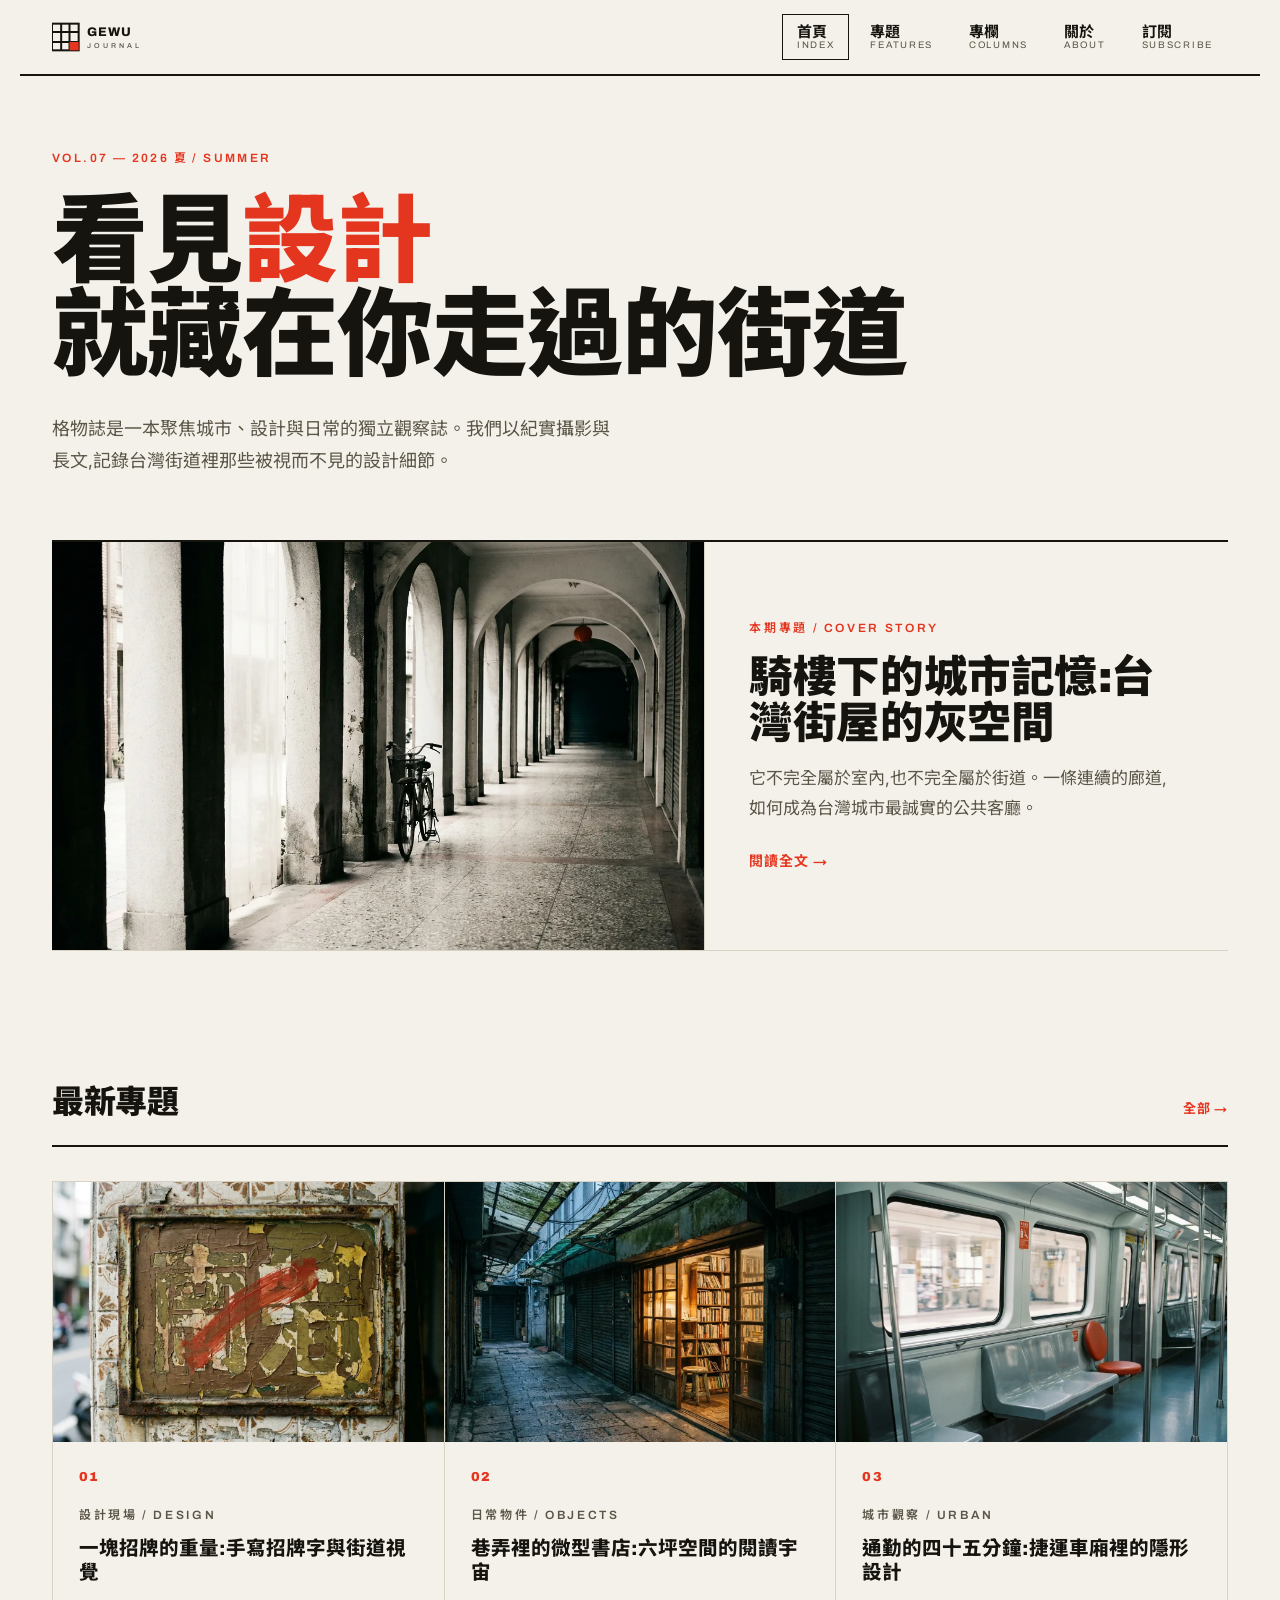
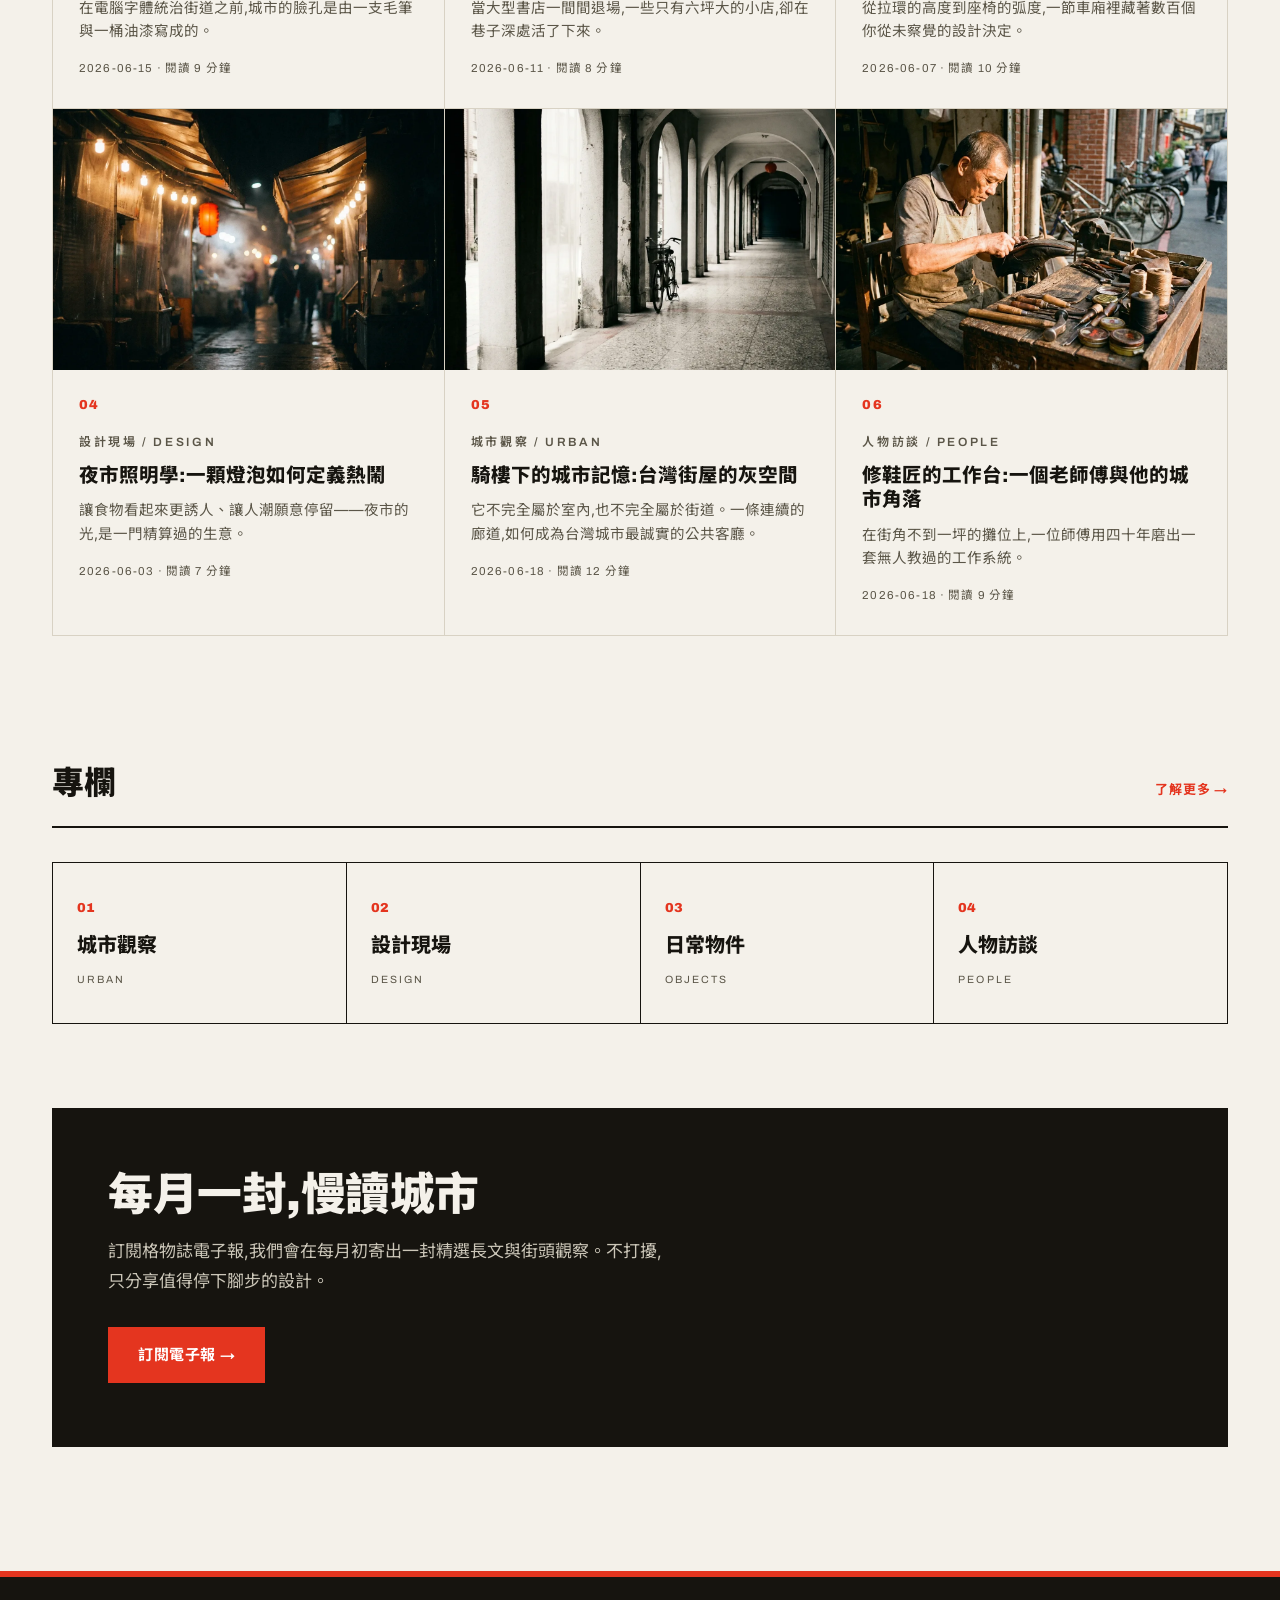
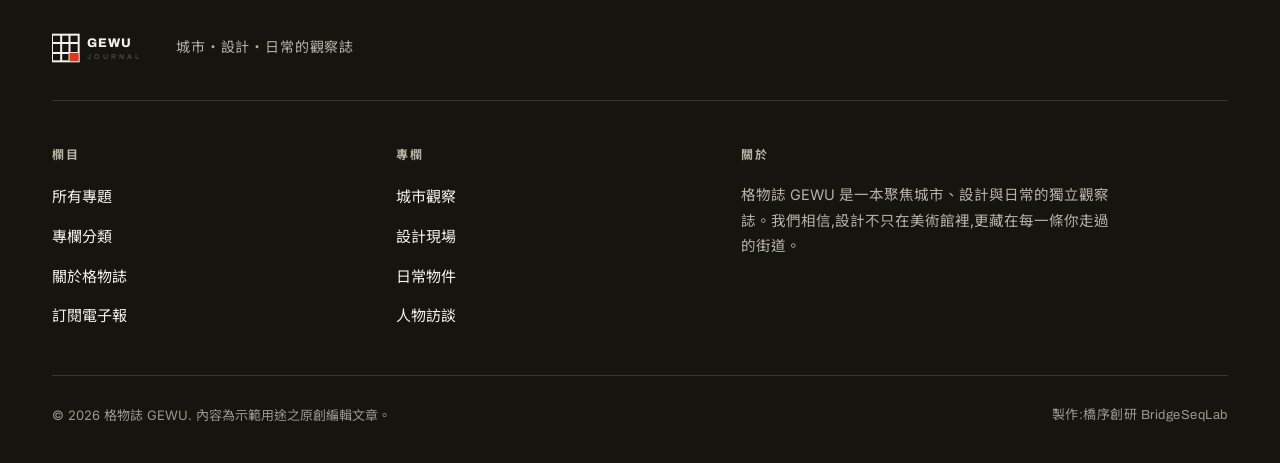
<file: index.html>
<!DOCTYPE html>
<html lang="zh-Hant">
<head>
<meta charset="UTF-8">
<meta name="viewport" content="width=device-width, initial-scale=1">
<title>格物誌 GEWU — 城市・設計・日常的觀察誌</title>
<meta name="description" content="格物誌 GEWU 是一本聚焦城市、設計與日常的繁體中文獨立觀察誌,以紀實攝影與長文書寫,記錄台灣街道裡被忽略的設計細節。">
<meta name="keywords" content="格物誌,城市觀察,設計,獨立刊物,紀實攝影,台灣設計,日常美學,街道">
<meta name="author" content="格物誌 GEWU">
<link rel="canonical" href="https://izzo24.github.io/gewu-journal/">
<meta name="robots" content="index, follow">
<meta property="og:site_name" content="格物誌 GEWU">
<meta property="og:locale" content="zh_TW">
<meta property="og:type" content="website">
<meta property="og:title" content="格物誌 GEWU — 城市・設計・日常的觀察誌">
<meta property="og:description" content="格物誌 GEWU 是一本聚焦城市、設計與日常的繁體中文獨立觀察誌,以紀實攝影與長文書寫,記錄台灣街道裡被忽略的設計細節。">
<meta property="og:url" content="https://izzo24.github.io/gewu-journal/">
<meta property="og:image" content="https://izzo24.github.io/gewu-journal/images/hero-qilou.webp">
<meta name="twitter:card" content="summary_large_image">
<meta name="twitter:title" content="格物誌 GEWU — 城市・設計・日常的觀察誌">
<meta name="twitter:description" content="格物誌 GEWU 是一本聚焦城市、設計與日常的繁體中文獨立觀察誌,以紀實攝影與長文書寫,記錄台灣街道裡被忽略的設計細節。">
<meta name="twitter:image" content="https://izzo24.github.io/gewu-journal/images/hero-qilou.webp">
<meta name="theme-color" content="#16140F">
<link rel="icon" href="./images/favicon.svg" type="image/svg+xml">
<link rel="preconnect" href="https://fonts.googleapis.com">
<link rel="preconnect" href="https://fonts.gstatic.com" crossorigin>
<link href="https://fonts.googleapis.com/css2?family=Archivo:wght@400;500;600;800;900&family=Inter:wght@400;500;600&family=Noto+Sans+TC:wght@400;500;700;900&display=swap" rel="stylesheet">
<link rel="stylesheet" href="./css/style.css">
<script type="application/ld+json">{"@context": "https://schema.org", "@type": "NewsMediaOrganization", "name": "格物誌 GEWU", "url": "https://izzo24.github.io/gewu-journal/", "logo": "https://izzo24.github.io/gewu-journal/images/favicon.svg", "description": "格物誌 GEWU 是一本聚焦城市、設計與日常的繁體中文獨立觀察誌,以紀實攝影與長文書寫,記錄台灣街道裡被忽略的設計細節。", "inLanguage": "zh-Hant", "sameAs": []}</script>
<script type="application/ld+json">{"@context": "https://schema.org", "@type": "WebSite", "name": "格物誌 GEWU", "url": "https://izzo24.github.io/gewu-journal/", "inLanguage": "zh-Hant", "description": "格物誌 GEWU 是一本聚焦城市、設計與日常的繁體中文獨立觀察誌,以紀實攝影與長文書寫,記錄台灣街道裡被忽略的設計細節。", "publisher": {"@type": "Organization", "name": "格物誌 GEWU"}}</script>
</head>
<body>
<header class="site-head"><div class="wrap head-inner"><a class="brand" href="./index.html" aria-label="格物誌 GEWU 首頁"><svg class="logo-mark" viewBox="0 0 120 36" role="img" aria-label="格物誌 GEWU" xmlns="http://www.w3.org/2000/svg"><rect x="0" y="2" width="32" height="32" fill="none" stroke="currentColor" stroke-width="2.4"/><line x1="0" y1="12" x2="32" y2="12" stroke="currentColor" stroke-width="2.4"/><line x1="0" y1="24" x2="32" y2="24" stroke="currentColor" stroke-width="2.4"/><line x1="11" y1="2" x2="11" y2="34" stroke="currentColor" stroke-width="2.4"/><line x1="21" y1="2" x2="21" y2="34" stroke="currentColor" stroke-width="2.4"/><rect x="21" y="24" width="11" height="10" fill="var(--red)"/><text x="42" y="17" font-family="Archivo, sans-serif" font-weight="800" font-size="15" letter-spacing="1" fill="currentColor">GEWU</text><text x="42" y="31" font-family="Archivo, sans-serif" font-weight="500" font-size="8.5" letter-spacing="3.5" fill="var(--ink-soft)">JOURNAL</text></svg></a><button class="nav-toggle" aria-label="開啟選單" aria-expanded="false"><span></span><span></span><span></span></button><nav class="site-nav" aria-label="主選單"><ul><li><a href="./index.html" class="active"><span class="nav-zh">首頁</span><span class="nav-en">Index</span></a></li><li><a href="./articles.html"><span class="nav-zh">專題</span><span class="nav-en">Features</span></a></li><li><a href="./columns.html"><span class="nav-zh">專欄</span><span class="nav-en">Columns</span></a></li><li><a href="./about.html"><span class="nav-zh">關於</span><span class="nav-en">About</span></a></li><li><a href="./subscribe.html"><span class="nav-zh">訂閱</span><span class="nav-en">Subscribe</span></a></li></ul></nav></div><div class="head-rule"></div></header>
<main>
<section class="masthead wrap"><p class="issue">Vol.07 — 2026 夏 / SUMMER</p><h1 class="mast-title">看見<span class="hl">設計</span><br>就藏在你走過的街道</h1><p class="mast-lede">格物誌是一本聚焦城市、設計與日常的獨立觀察誌。我們以紀實攝影與長文,記錄台灣街道裡那些被視而不見的設計細節。</p></section>
<section class="feature wrap"><a class="feature-link" href="./article-qilou.html">
<div class="feature-media"><img src="./images/hero-qilou.webp" alt="騎樓下的城市記憶:台灣街屋的灰空間" width="1280" height="720"></div>
<div class="feature-text"><span class="kicker red">本期專題 / COVER STORY</span><h2 class="feature-title">騎樓下的城市記憶:台灣街屋的灰空間</h2><p class="feature-sub">它不完全屬於室內,也不完全屬於街道。一條連續的廊道,如何成為台灣城市最誠實的公共客廳。</p><span class="readmore">閱讀全文 →</span></div></a></section>
<section class="section wrap"><div class="section-head"><h2 class="sect-title">最新專題</h2><a class="sect-more" href="./articles.html">全部 →</a></div>
<div class="grid grid-3">
<article class="card"><a href="./article-signboard.html" class="card-link"><div class="card-media"><img src="./images/sign.webp" alt="一塊招牌的重量:手寫招牌字與街道視覺" loading="lazy" width="800" height="533"></div><div class="card-body"><span class="card-num">01</span><span class="kicker">設計現場 / DESIGN</span><h3 class="card-title">一塊招牌的重量:手寫招牌字與街道視覺</h3><p class="card-sub">在電腦字體統治街道之前,城市的臉孔是由一支毛筆與一桶油漆寫成的。</p><span class="card-meta">2026-06-15 · 閱讀 9 分鐘</span></div></a></article>
<article class="card"><a href="./article-bookstore.html" class="card-link"><div class="card-media"><img src="./images/bookstore.webp" alt="巷弄裡的微型書店:六坪空間的閱讀宇宙" loading="lazy" width="800" height="533"></div><div class="card-body"><span class="card-num">02</span><span class="kicker">日常物件 / OBJECTS</span><h3 class="card-title">巷弄裡的微型書店:六坪空間的閱讀宇宙</h3><p class="card-sub">當大型書店一間間退場,一些只有六坪大的小店,卻在巷子深處活了下來。</p><span class="card-meta">2026-06-11 · 閱讀 8 分鐘</span></div></a></article>
<article class="card"><a href="./article-metro.html" class="card-link"><div class="card-media"><img src="./images/metro.webp" alt="通勤的四十五分鐘:捷運車廂裡的隱形設計" loading="lazy" width="800" height="533"></div><div class="card-body"><span class="card-num">03</span><span class="kicker">城市觀察 / URBAN</span><h3 class="card-title">通勤的四十五分鐘:捷運車廂裡的隱形設計</h3><p class="card-sub">從拉環的高度到座椅的弧度,一節車廂裡藏著數百個你從未察覺的設計決定。</p><span class="card-meta">2026-06-07 · 閱讀 10 分鐘</span></div></a></article>
<article class="card"><a href="./article-nightmarket.html" class="card-link"><div class="card-media"><img src="./images/nightmarket.webp" alt="夜市照明學:一顆燈泡如何定義熱鬧" loading="lazy" width="800" height="533"></div><div class="card-body"><span class="card-num">04</span><span class="kicker">設計現場 / DESIGN</span><h3 class="card-title">夜市照明學:一顆燈泡如何定義熱鬧</h3><p class="card-sub">讓食物看起來更誘人、讓人潮願意停留——夜市的光,是一門精算過的生意。</p><span class="card-meta">2026-06-03 · 閱讀 7 分鐘</span></div></a></article>
<article class="card"><a href="./article-qilou.html" class="card-link"><div class="card-media"><img src="./images/hero-qilou.webp" alt="騎樓下的城市記憶:台灣街屋的灰空間" loading="lazy" width="800" height="533"></div><div class="card-body"><span class="card-num">05</span><span class="kicker">城市觀察 / URBAN</span><h3 class="card-title">騎樓下的城市記憶:台灣街屋的灰空間</h3><p class="card-sub">它不完全屬於室內,也不完全屬於街道。一條連續的廊道,如何成為台灣城市最誠實的公共客廳。</p><span class="card-meta">2026-06-18 · 閱讀 12 分鐘</span></div></a></article>
<article class="card"><a href="./article-cobbler.html" class="card-link"><div class="card-media"><img src="./images/cobbler.webp" alt="修鞋匠的工作台:一個老師傅與他的城市角落" loading="lazy" width="800" height="533"></div><div class="card-body"><span class="card-num">06</span><span class="kicker">人物訪談 / PEOPLE</span><h3 class="card-title">修鞋匠的工作台:一個老師傅與他的城市角落</h3><p class="card-sub">在街角不到一坪的攤位上,一位師傅用四十年磨出一套無人教過的工作系統。</p><span class="card-meta">2026-06-18 · 閱讀 9 分鐘</span></div></a></article>
</div></section>
<section class="section wrap colstrip"><div class="section-head"><h2 class="sect-title">專欄</h2><a class="sect-more" href="./columns.html">了解更多 →</a></div><div class="colstrip-grid"><a href="./columns.html#urban" class="colstrip-item"><span class="ci-num">01</span><span class="ci-zh">城市觀察</span><span class="ci-en">Urban</span></a><a href="./columns.html#design" class="colstrip-item"><span class="ci-num">02</span><span class="ci-zh">設計現場</span><span class="ci-en">Design</span></a><a href="./columns.html#objects" class="colstrip-item"><span class="ci-num">03</span><span class="ci-zh">日常物件</span><span class="ci-en">Objects</span></a><a href="./columns.html#people" class="colstrip-item"><span class="ci-num">04</span><span class="ci-zh">人物訪談</span><span class="ci-en">People</span></a></div></section>
<section class="cta wrap"><div class="cta-inner"><h2>每月一封,慢讀城市</h2><p>訂閱格物誌電子報,我們會在每月初寄出一封精選長文與街頭觀察。不打擾,只分享值得停下腳步的設計。</p><a class="btn" href="./subscribe.html">訂閱電子報 →</a></div></section>
</main>
<footer class="site-foot"><div class="foot-bar"></div><div class="wrap"><div class="foot-top"><a class="brand foot-brand" href="./index.html"><svg class="logo-mark foot-logo" viewBox="0 0 120 36" role="img" aria-label="格物誌 GEWU" xmlns="http://www.w3.org/2000/svg"><rect x="0" y="2" width="32" height="32" fill="none" stroke="currentColor" stroke-width="2.4"/><line x1="0" y1="12" x2="32" y2="12" stroke="currentColor" stroke-width="2.4"/><line x1="0" y1="24" x2="32" y2="24" stroke="currentColor" stroke-width="2.4"/><line x1="11" y1="2" x2="11" y2="34" stroke="currentColor" stroke-width="2.4"/><line x1="21" y1="2" x2="21" y2="34" stroke="currentColor" stroke-width="2.4"/><rect x="21" y="24" width="11" height="10" fill="var(--red)"/><text x="42" y="17" font-family="Archivo, sans-serif" font-weight="800" font-size="15" letter-spacing="1" fill="currentColor">GEWU</text><text x="42" y="31" font-family="Archivo, sans-serif" font-weight="500" font-size="8.5" letter-spacing="3.5" fill="var(--ink-soft)">JOURNAL</text></svg></a><p class="foot-tag">城市・設計・日常的觀察誌</p></div><div class="foot-grid">
    <div class="foot-col">
      <h3>欄目</h3>
      <ul><li><a href="./articles.html">所有專題</a></li><li><a href="./columns.html">專欄分類</a></li><li><a href="./about.html">關於格物誌</a></li><li><a href="./subscribe.html">訂閱電子報</a></li></ul>
    </div>
    <div class="foot-col">
      <h3>專欄</h3>
      <ul><li><a href="./columns.html#urban">城市觀察</a></li><li><a href="./columns.html#design">設計現場</a></li><li><a href="./columns.html#objects">日常物件</a></li><li><a href="./columns.html#people">人物訪談</a></li></ul>
    </div>
    <div class="foot-col foot-about">
      <h3>關於</h3>
      <p>格物誌 GEWU 是一本聚焦城市、設計與日常的獨立觀察誌。我們相信,設計不只在美術館裡,更藏在每一條你走過的街道。</p>
    </div>
    </div><div class="foot-bottom"><p>&copy; 2026 格物誌 GEWU. 內容為示範用途之原創編輯文章。</p><p class="credit">製作:橋序創研 BridgeSeqLab</p></div></div></footer>
<script src="./js/main.js"></script>
</body>
</html>
</file>
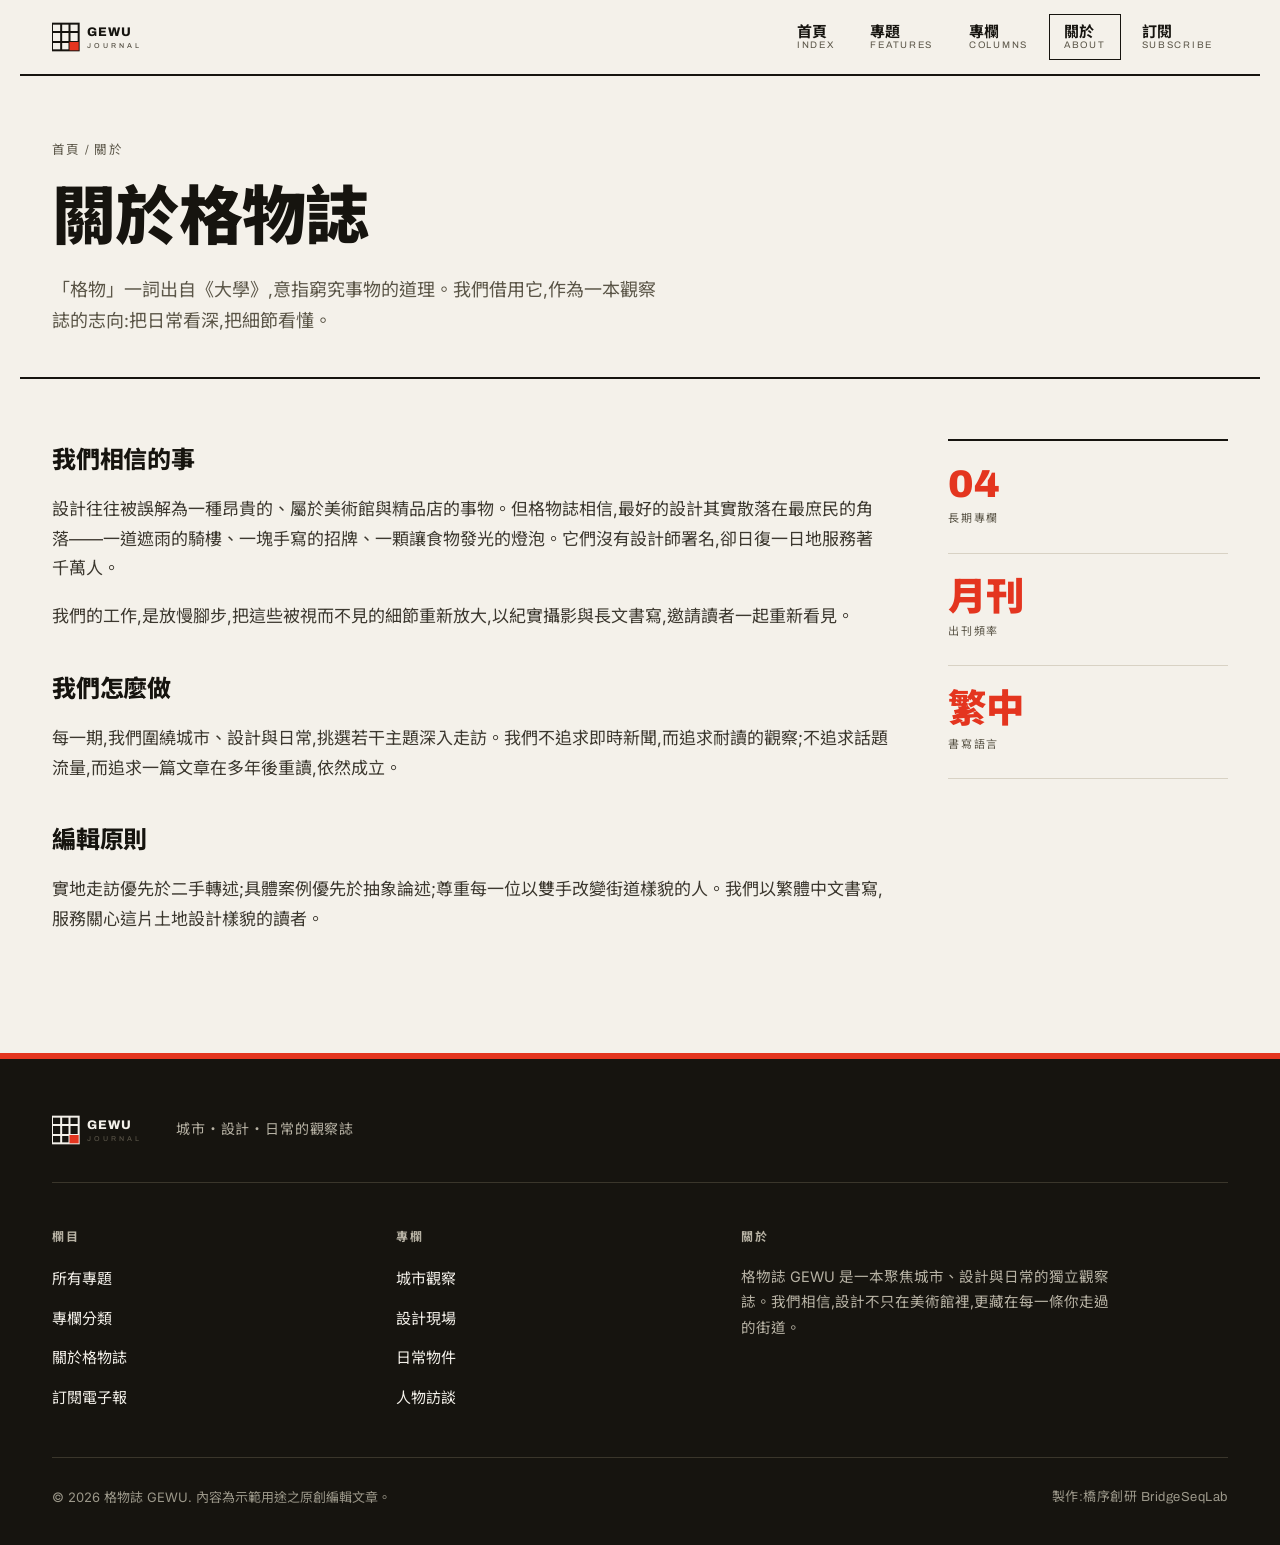
<file: about.html>
<!DOCTYPE html>
<html lang="zh-Hant">
<head>
<meta charset="UTF-8">
<meta name="viewport" content="width=device-width, initial-scale=1">
<title>關於格物誌 GEWU — 把日常看深,把細節看懂</title>
<meta name="description" content="認識格物誌:一本聚焦城市、設計與日常的獨立觀察誌。我們相信最好的設計散落在最庶民的角落,並以紀實攝影與長文重新看見它。">
<meta name="keywords" content="關於,格物誌,編輯理念,獨立刊物,城市設計,使命">
<meta name="author" content="格物誌 GEWU">
<link rel="canonical" href="https://izzo24.github.io/gewu-journal/about.html">
<meta name="robots" content="index, follow">
<meta property="og:site_name" content="格物誌 GEWU">
<meta property="og:locale" content="zh_TW">
<meta property="og:type" content="website">
<meta property="og:title" content="關於格物誌 GEWU — 把日常看深,把細節看懂">
<meta property="og:description" content="認識格物誌:一本聚焦城市、設計與日常的獨立觀察誌。我們相信最好的設計散落在最庶民的角落,並以紀實攝影與長文重新看見它。">
<meta property="og:url" content="https://izzo24.github.io/gewu-journal/about.html">
<meta property="og:image" content="https://izzo24.github.io/gewu-journal/images/hero-qilou.webp">
<meta name="twitter:card" content="summary_large_image">
<meta name="twitter:title" content="關於格物誌 GEWU — 把日常看深,把細節看懂">
<meta name="twitter:description" content="認識格物誌:一本聚焦城市、設計與日常的獨立觀察誌。我們相信最好的設計散落在最庶民的角落,並以紀實攝影與長文重新看見它。">
<meta name="twitter:image" content="https://izzo24.github.io/gewu-journal/images/hero-qilou.webp">
<meta name="theme-color" content="#16140F">
<link rel="icon" href="./images/favicon.svg" type="image/svg+xml">
<link rel="preconnect" href="https://fonts.googleapis.com">
<link rel="preconnect" href="https://fonts.gstatic.com" crossorigin>
<link href="https://fonts.googleapis.com/css2?family=Archivo:wght@400;500;600;800;900&family=Inter:wght@400;500;600&family=Noto+Sans+TC:wght@400;500;700;900&display=swap" rel="stylesheet">
<link rel="stylesheet" href="./css/style.css">
<script type="application/ld+json">{"@context": "https://schema.org", "@type": "NewsMediaOrganization", "name": "格物誌 GEWU", "url": "https://izzo24.github.io/gewu-journal/", "logo": "https://izzo24.github.io/gewu-journal/images/favicon.svg", "description": "格物誌 GEWU 是一本聚焦城市、設計與日常的繁體中文獨立觀察誌,以紀實攝影與長文書寫,記錄台灣街道裡被忽略的設計細節。", "inLanguage": "zh-Hant", "sameAs": []}</script>
<script type="application/ld+json">{"@context": "https://schema.org", "@type": "BreadcrumbList", "itemListElement": [{"@type": "ListItem", "position": 1, "name": "首頁", "item": "https://izzo24.github.io/gewu-journal/"}, {"@type": "ListItem", "position": 2, "name": "關於", "item": "https://izzo24.github.io/gewu-journal/about.html"}]}</script>
<script type="application/ld+json">{"@context": "https://schema.org", "@type": "AboutPage", "name": "關於格物誌", "url": "https://izzo24.github.io/gewu-journal/about.html", "inLanguage": "zh-Hant"}</script>
</head>
<body>
<header class="site-head"><div class="wrap head-inner"><a class="brand" href="./index.html" aria-label="格物誌 GEWU 首頁"><svg class="logo-mark" viewBox="0 0 120 36" role="img" aria-label="格物誌 GEWU" xmlns="http://www.w3.org/2000/svg"><rect x="0" y="2" width="32" height="32" fill="none" stroke="currentColor" stroke-width="2.4"/><line x1="0" y1="12" x2="32" y2="12" stroke="currentColor" stroke-width="2.4"/><line x1="0" y1="24" x2="32" y2="24" stroke="currentColor" stroke-width="2.4"/><line x1="11" y1="2" x2="11" y2="34" stroke="currentColor" stroke-width="2.4"/><line x1="21" y1="2" x2="21" y2="34" stroke="currentColor" stroke-width="2.4"/><rect x="21" y="24" width="11" height="10" fill="var(--red)"/><text x="42" y="17" font-family="Archivo, sans-serif" font-weight="800" font-size="15" letter-spacing="1" fill="currentColor">GEWU</text><text x="42" y="31" font-family="Archivo, sans-serif" font-weight="500" font-size="8.5" letter-spacing="3.5" fill="var(--ink-soft)">JOURNAL</text></svg></a><button class="nav-toggle" aria-label="開啟選單" aria-expanded="false"><span></span><span></span><span></span></button><nav class="site-nav" aria-label="主選單"><ul><li><a href="./index.html"><span class="nav-zh">首頁</span><span class="nav-en">Index</span></a></li><li><a href="./articles.html"><span class="nav-zh">專題</span><span class="nav-en">Features</span></a></li><li><a href="./columns.html"><span class="nav-zh">專欄</span><span class="nav-en">Columns</span></a></li><li><a href="./about.html" class="active"><span class="nav-zh">關於</span><span class="nav-en">About</span></a></li><li><a href="./subscribe.html"><span class="nav-zh">訂閱</span><span class="nav-en">Subscribe</span></a></li></ul></nav></div><div class="head-rule"></div></header>
<main>
<section class="page-head wrap"><nav class="crumb" aria-label="麵包屑"><a href="./index.html">首頁</a> / <span>關於</span></nav><h1 class="page-title">關於格物誌</h1><p class="page-lede">「格物」一詞出自《大學》,意指窮究事物的道理。我們借用它,作為一本觀察誌的志向:把日常看深,把細節看懂。</p></section>
<section class="section wrap prose-wrap"><div class="prose"><h2>我們相信的事</h2><p>設計往往被誤解為一種昂貴的、屬於美術館與精品店的事物。但格物誌相信,最好的設計其實散落在最庶民的角落——一道遮雨的騎樓、一塊手寫的招牌、一顆讓食物發光的燈泡。它們沒有設計師署名,卻日復一日地服務著千萬人。</p><p>我們的工作,是放慢腳步,把這些被視而不見的細節重新放大,以紀實攝影與長文書寫,邀請讀者一起重新看見。</p><h2>我們怎麼做</h2><p>每一期,我們圍繞城市、設計與日常,挑選若干主題深入走訪。我們不追求即時新聞,而追求耐讀的觀察;不追求話題流量,而追求一篇文章在多年後重讀,依然成立。</p><h2>編輯原則</h2><p>實地走訪優先於二手轉述;具體案例優先於抽象論述;尊重每一位以雙手改變街道樣貌的人。我們以繁體中文書寫,服務關心這片土地設計樣貌的讀者。</p></div><aside class="about-side"><div class="fact"><span class="fact-num">04</span><span class="fact-label">長期專欄</span></div><div class="fact"><span class="fact-num">月刊</span><span class="fact-label">出刊頻率</span></div><div class="fact"><span class="fact-num">繁中</span><span class="fact-label">書寫語言</span></div></aside></section>
</main>
<footer class="site-foot"><div class="foot-bar"></div><div class="wrap"><div class="foot-top"><a class="brand foot-brand" href="./index.html"><svg class="logo-mark foot-logo" viewBox="0 0 120 36" role="img" aria-label="格物誌 GEWU" xmlns="http://www.w3.org/2000/svg"><rect x="0" y="2" width="32" height="32" fill="none" stroke="currentColor" stroke-width="2.4"/><line x1="0" y1="12" x2="32" y2="12" stroke="currentColor" stroke-width="2.4"/><line x1="0" y1="24" x2="32" y2="24" stroke="currentColor" stroke-width="2.4"/><line x1="11" y1="2" x2="11" y2="34" stroke="currentColor" stroke-width="2.4"/><line x1="21" y1="2" x2="21" y2="34" stroke="currentColor" stroke-width="2.4"/><rect x="21" y="24" width="11" height="10" fill="var(--red)"/><text x="42" y="17" font-family="Archivo, sans-serif" font-weight="800" font-size="15" letter-spacing="1" fill="currentColor">GEWU</text><text x="42" y="31" font-family="Archivo, sans-serif" font-weight="500" font-size="8.5" letter-spacing="3.5" fill="var(--ink-soft)">JOURNAL</text></svg></a><p class="foot-tag">城市・設計・日常的觀察誌</p></div><div class="foot-grid">
    <div class="foot-col">
      <h3>欄目</h3>
      <ul><li><a href="./articles.html">所有專題</a></li><li><a href="./columns.html">專欄分類</a></li><li><a href="./about.html">關於格物誌</a></li><li><a href="./subscribe.html">訂閱電子報</a></li></ul>
    </div>
    <div class="foot-col">
      <h3>專欄</h3>
      <ul><li><a href="./columns.html#urban">城市觀察</a></li><li><a href="./columns.html#design">設計現場</a></li><li><a href="./columns.html#objects">日常物件</a></li><li><a href="./columns.html#people">人物訪談</a></li></ul>
    </div>
    <div class="foot-col foot-about">
      <h3>關於</h3>
      <p>格物誌 GEWU 是一本聚焦城市、設計與日常的獨立觀察誌。我們相信,設計不只在美術館裡,更藏在每一條你走過的街道。</p>
    </div>
    </div><div class="foot-bottom"><p>&copy; 2026 格物誌 GEWU. 內容為示範用途之原創編輯文章。</p><p class="credit">製作:橋序創研 BridgeSeqLab</p></div></div></footer>
<script src="./js/main.js"></script>
</body>
</html>
</file>
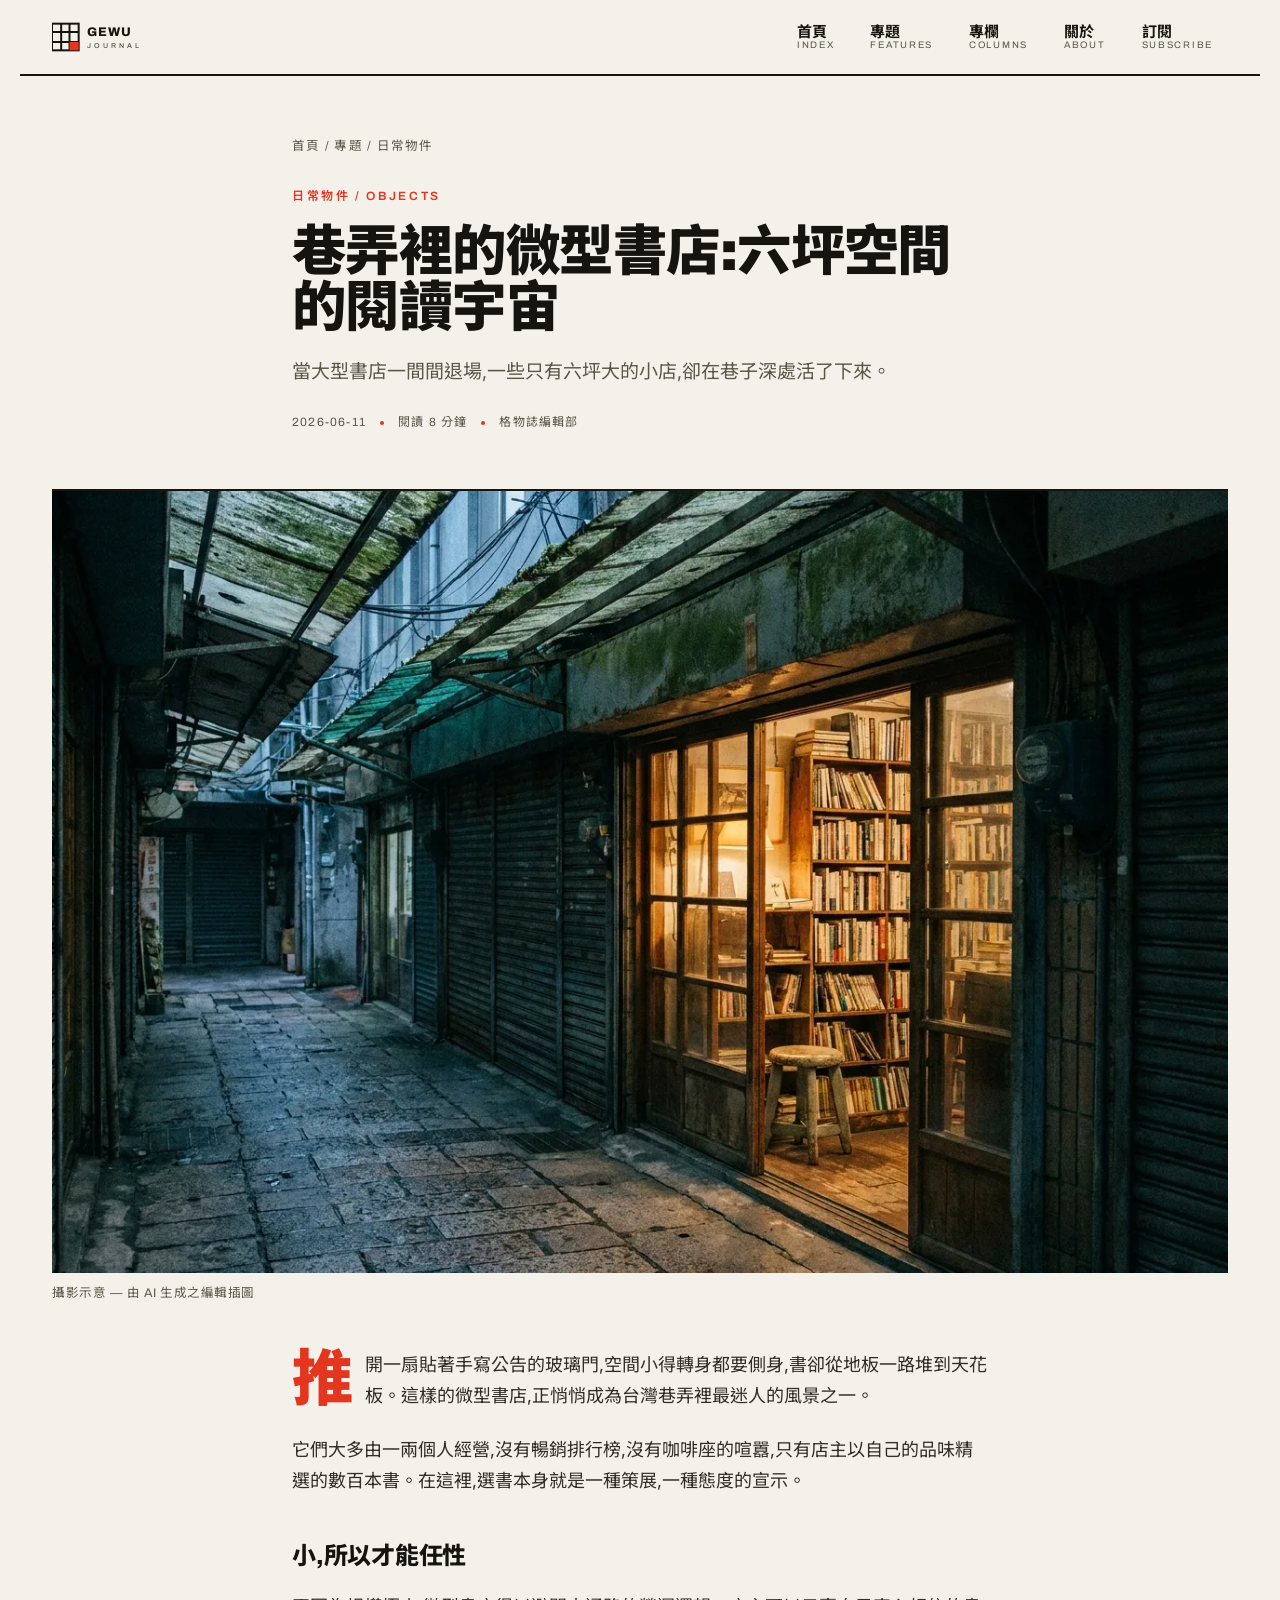
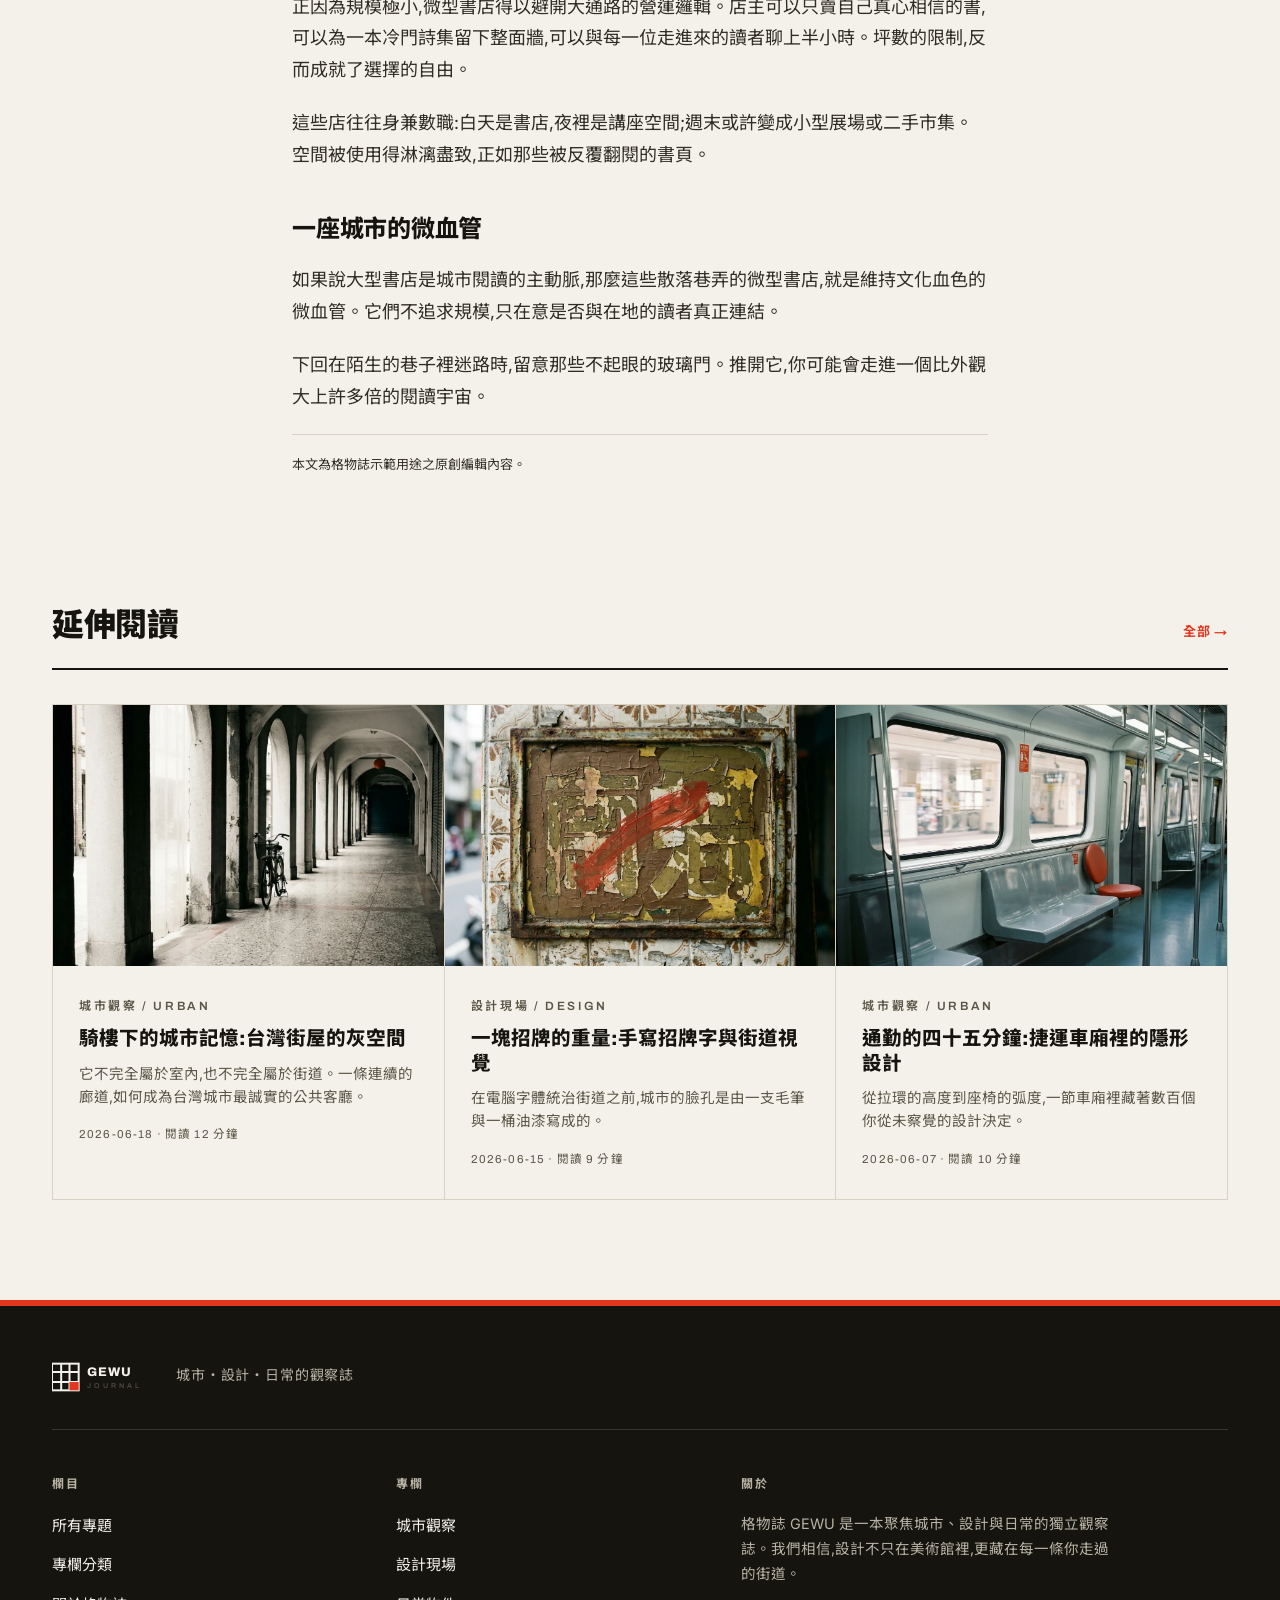
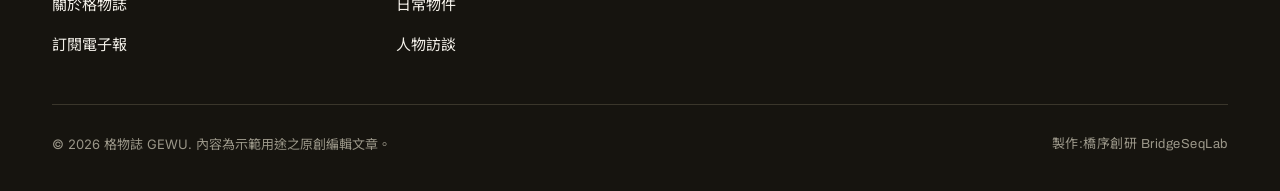
<file: article-bookstore.html>
<!DOCTYPE html>
<html lang="zh-Hant">
<head>
<meta charset="UTF-8">
<meta name="viewport" content="width=device-width, initial-scale=1">
<title>巷弄裡的微型書店:六坪空間的閱讀宇宙 — 格物誌 GEWU</title>
<meta name="description" content="當大型書店一間間退場,一些只有六坪大的小店,卻在巷子深處活了下來。">
<meta name="keywords" content="獨立書店,微型書店,巷弄,選書,閱讀空間,在地文化,小店">
<meta name="author" content="格物誌 GEWU">
<link rel="canonical" href="https://izzo24.github.io/gewu-journal/article-bookstore.html">
<meta name="robots" content="index, follow">
<meta property="og:site_name" content="格物誌 GEWU">
<meta property="og:locale" content="zh_TW">
<meta property="og:type" content="article">
<meta property="og:title" content="巷弄裡的微型書店:六坪空間的閱讀宇宙 — 格物誌 GEWU">
<meta property="og:description" content="當大型書店一間間退場,一些只有六坪大的小店,卻在巷子深處活了下來。">
<meta property="og:url" content="https://izzo24.github.io/gewu-journal/article-bookstore.html">
<meta property="og:image" content="https://izzo24.github.io/gewu-journal/images/hero-qilou.webp">
<meta name="twitter:card" content="summary_large_image">
<meta name="twitter:title" content="巷弄裡的微型書店:六坪空間的閱讀宇宙 — 格物誌 GEWU">
<meta name="twitter:description" content="當大型書店一間間退場,一些只有六坪大的小店,卻在巷子深處活了下來。">
<meta name="twitter:image" content="https://izzo24.github.io/gewu-journal/images/hero-qilou.webp">
<meta name="theme-color" content="#16140F">
<link rel="icon" href="./images/favicon.svg" type="image/svg+xml">
<link rel="preconnect" href="https://fonts.googleapis.com">
<link rel="preconnect" href="https://fonts.gstatic.com" crossorigin>
<link href="https://fonts.googleapis.com/css2?family=Archivo:wght@400;500;600;800;900&family=Inter:wght@400;500;600&family=Noto+Sans+TC:wght@400;500;700;900&display=swap" rel="stylesheet">
<link rel="stylesheet" href="./css/style.css">
<script type="application/ld+json">{"@context": "https://schema.org", "@type": "Article", "headline": "巷弄裡的微型書店:六坪空間的閱讀宇宙", "description": "當大型書店一間間退場,一些只有六坪大的小店,卻在巷子深處活了下來。", "image": "https://izzo24.github.io/gewu-journal/images/bookstore.webp", "inLanguage": "zh-Hant", "datePublished": "2026-06-11", "dateModified": "2026-06-11", "articleSection": "日常物件", "keywords": "獨立書店,微型書店,巷弄,選書,閱讀空間,在地文化,小店", "author": {"@type": "Organization", "name": "格物誌 GEWU 編輯部"}, "publisher": {"@type": "Organization", "name": "格物誌 GEWU", "logo": {"@type": "ImageObject", "url": "https://izzo24.github.io/gewu-journal/images/favicon.svg"}}, "mainEntityOfPage": {"@type": "WebPage", "@id": "https://izzo24.github.io/gewu-journal/article-bookstore.html"}}</script>
<script type="application/ld+json">{"@context": "https://schema.org", "@type": "BreadcrumbList", "itemListElement": [{"@type": "ListItem", "position": 1, "name": "首頁", "item": "https://izzo24.github.io/gewu-journal/"}, {"@type": "ListItem", "position": 2, "name": "專題", "item": "https://izzo24.github.io/gewu-journal/articles.html"}, {"@type": "ListItem", "position": 3, "name": "巷弄裡的微型書店:六坪空間的閱讀宇宙", "item": "https://izzo24.github.io/gewu-journal/article-bookstore.html"}]}</script>
<script type="application/ld+json">{"@context": "https://schema.org", "@type": "NewsMediaOrganization", "name": "格物誌 GEWU", "url": "https://izzo24.github.io/gewu-journal/", "logo": "https://izzo24.github.io/gewu-journal/images/favicon.svg", "description": "格物誌 GEWU 是一本聚焦城市、設計與日常的繁體中文獨立觀察誌,以紀實攝影與長文書寫,記錄台灣街道裡被忽略的設計細節。", "inLanguage": "zh-Hant", "sameAs": []}</script>
</head>
<body>
<header class="site-head"><div class="wrap head-inner"><a class="brand" href="./index.html" aria-label="格物誌 GEWU 首頁"><svg class="logo-mark" viewBox="0 0 120 36" role="img" aria-label="格物誌 GEWU" xmlns="http://www.w3.org/2000/svg"><rect x="0" y="2" width="32" height="32" fill="none" stroke="currentColor" stroke-width="2.4"/><line x1="0" y1="12" x2="32" y2="12" stroke="currentColor" stroke-width="2.4"/><line x1="0" y1="24" x2="32" y2="24" stroke="currentColor" stroke-width="2.4"/><line x1="11" y1="2" x2="11" y2="34" stroke="currentColor" stroke-width="2.4"/><line x1="21" y1="2" x2="21" y2="34" stroke="currentColor" stroke-width="2.4"/><rect x="21" y="24" width="11" height="10" fill="var(--red)"/><text x="42" y="17" font-family="Archivo, sans-serif" font-weight="800" font-size="15" letter-spacing="1" fill="currentColor">GEWU</text><text x="42" y="31" font-family="Archivo, sans-serif" font-weight="500" font-size="8.5" letter-spacing="3.5" fill="var(--ink-soft)">JOURNAL</text></svg></a><button class="nav-toggle" aria-label="開啟選單" aria-expanded="false"><span></span><span></span><span></span></button><nav class="site-nav" aria-label="主選單"><ul><li><a href="./index.html"><span class="nav-zh">首頁</span><span class="nav-en">Index</span></a></li><li><a href="./articles.html"><span class="nav-zh">專題</span><span class="nav-en">Features</span></a></li><li><a href="./columns.html"><span class="nav-zh">專欄</span><span class="nav-en">Columns</span></a></li><li><a href="./about.html"><span class="nav-zh">關於</span><span class="nav-en">About</span></a></li><li><a href="./subscribe.html"><span class="nav-zh">訂閱</span><span class="nav-en">Subscribe</span></a></li></ul></nav></div><div class="head-rule"></div></header>
<main>
<article class="post">
<header class="post-head wrap-narrow"><nav class="crumb" aria-label="麵包屑"><a href="./index.html">首頁</a> / <a href="./articles.html">專題</a> / <span>日常物件</span></nav><span class="kicker red">日常物件 / OBJECTS</span><h1 class="post-title">巷弄裡的微型書店:六坪空間的閱讀宇宙</h1><p class="post-sub">當大型書店一間間退場,一些只有六坪大的小店,卻在巷子深處活了下來。</p><div class="post-meta"><span>2026-06-11</span><span class="dot"></span><span>閱讀 8 分鐘</span><span class="dot"></span><span>格物誌編輯部</span></div></header>
<figure class="post-hero wrap"><img src="./images/bookstore.webp" alt="巷弄裡的微型書店:六坪空間的閱讀宇宙" width="1280" height="853"><figcaption>攝影示意 — 由 AI 生成之編輯插圖</figcaption></figure>
<div class="post-body wrap-narrow"><p>推開一扇貼著手寫公告的玻璃門,空間小得轉身都要側身,書卻從地板一路堆到天花板。這樣的微型書店,正悄悄成為台灣巷弄裡最迷人的風景之一。</p>
<p>它們大多由一兩個人經營,沒有暢銷排行榜,沒有咖啡座的喧囂,只有店主以自己的品味精選的數百本書。在這裡,選書本身就是一種策展,一種態度的宣示。</p>
<h2>小,所以才能任性</h2>
<p>正因為規模極小,微型書店得以避開大通路的營運邏輯。店主可以只賣自己真心相信的書,可以為一本冷門詩集留下整面牆,可以與每一位走進來的讀者聊上半小時。坪數的限制,反而成就了選擇的自由。</p>
<p>這些店往往身兼數職:白天是書店,夜裡是講座空間;週末或許變成小型展場或二手市集。空間被使用得淋漓盡致,正如那些被反覆翻閱的書頁。</p>
<h2>一座城市的微血管</h2>
<p>如果說大型書店是城市閱讀的主動脈,那麼這些散落巷弄的微型書店,就是維持文化血色的微血管。它們不追求規模,只在意是否與在地的讀者真正連結。</p>
<p>下回在陌生的巷子裡迷路時,留意那些不起眼的玻璃門。推開它,你可能會走進一個比外觀大上許多倍的閱讀宇宙。</p>
<p class="post-credit">本文為格物誌示範用途之原創編輯內容。</p></div>
</article>
<section class="section wrap"><div class="section-head"><h2 class="sect-title">延伸閱讀</h2><a class="sect-more" href="./articles.html">全部 →</a></div><div class="grid grid-3">
<article class="card"><a href="./article-qilou.html" class="card-link"><div class="card-media"><img src="./images/hero-qilou.webp" alt="騎樓下的城市記憶:台灣街屋的灰空間" loading="lazy" width="800" height="533"></div><div class="card-body"><span class="kicker">城市觀察 / URBAN</span><h3 class="card-title">騎樓下的城市記憶:台灣街屋的灰空間</h3><p class="card-sub">它不完全屬於室內,也不完全屬於街道。一條連續的廊道,如何成為台灣城市最誠實的公共客廳。</p><span class="card-meta">2026-06-18 · 閱讀 12 分鐘</span></div></a></article>
<article class="card"><a href="./article-signboard.html" class="card-link"><div class="card-media"><img src="./images/sign.webp" alt="一塊招牌的重量:手寫招牌字與街道視覺" loading="lazy" width="800" height="533"></div><div class="card-body"><span class="kicker">設計現場 / DESIGN</span><h3 class="card-title">一塊招牌的重量:手寫招牌字與街道視覺</h3><p class="card-sub">在電腦字體統治街道之前,城市的臉孔是由一支毛筆與一桶油漆寫成的。</p><span class="card-meta">2026-06-15 · 閱讀 9 分鐘</span></div></a></article>
<article class="card"><a href="./article-metro.html" class="card-link"><div class="card-media"><img src="./images/metro.webp" alt="通勤的四十五分鐘:捷運車廂裡的隱形設計" loading="lazy" width="800" height="533"></div><div class="card-body"><span class="kicker">城市觀察 / URBAN</span><h3 class="card-title">通勤的四十五分鐘:捷運車廂裡的隱形設計</h3><p class="card-sub">從拉環的高度到座椅的弧度,一節車廂裡藏著數百個你從未察覺的設計決定。</p><span class="card-meta">2026-06-07 · 閱讀 10 分鐘</span></div></a></article>
</div></section>
</main>
<footer class="site-foot"><div class="foot-bar"></div><div class="wrap"><div class="foot-top"><a class="brand foot-brand" href="./index.html"><svg class="logo-mark foot-logo" viewBox="0 0 120 36" role="img" aria-label="格物誌 GEWU" xmlns="http://www.w3.org/2000/svg"><rect x="0" y="2" width="32" height="32" fill="none" stroke="currentColor" stroke-width="2.4"/><line x1="0" y1="12" x2="32" y2="12" stroke="currentColor" stroke-width="2.4"/><line x1="0" y1="24" x2="32" y2="24" stroke="currentColor" stroke-width="2.4"/><line x1="11" y1="2" x2="11" y2="34" stroke="currentColor" stroke-width="2.4"/><line x1="21" y1="2" x2="21" y2="34" stroke="currentColor" stroke-width="2.4"/><rect x="21" y="24" width="11" height="10" fill="var(--red)"/><text x="42" y="17" font-family="Archivo, sans-serif" font-weight="800" font-size="15" letter-spacing="1" fill="currentColor">GEWU</text><text x="42" y="31" font-family="Archivo, sans-serif" font-weight="500" font-size="8.5" letter-spacing="3.5" fill="var(--ink-soft)">JOURNAL</text></svg></a><p class="foot-tag">城市・設計・日常的觀察誌</p></div><div class="foot-grid">
    <div class="foot-col">
      <h3>欄目</h3>
      <ul><li><a href="./articles.html">所有專題</a></li><li><a href="./columns.html">專欄分類</a></li><li><a href="./about.html">關於格物誌</a></li><li><a href="./subscribe.html">訂閱電子報</a></li></ul>
    </div>
    <div class="foot-col">
      <h3>專欄</h3>
      <ul><li><a href="./columns.html#urban">城市觀察</a></li><li><a href="./columns.html#design">設計現場</a></li><li><a href="./columns.html#objects">日常物件</a></li><li><a href="./columns.html#people">人物訪談</a></li></ul>
    </div>
    <div class="foot-col foot-about">
      <h3>關於</h3>
      <p>格物誌 GEWU 是一本聚焦城市、設計與日常的獨立觀察誌。我們相信,設計不只在美術館裡,更藏在每一條你走過的街道。</p>
    </div>
    </div><div class="foot-bottom"><p>&copy; 2026 格物誌 GEWU. 內容為示範用途之原創編輯文章。</p><p class="credit">製作:橋序創研 BridgeSeqLab</p></div></div></footer>
<script src="./js/main.js"></script>
</body>
</html>
</file>
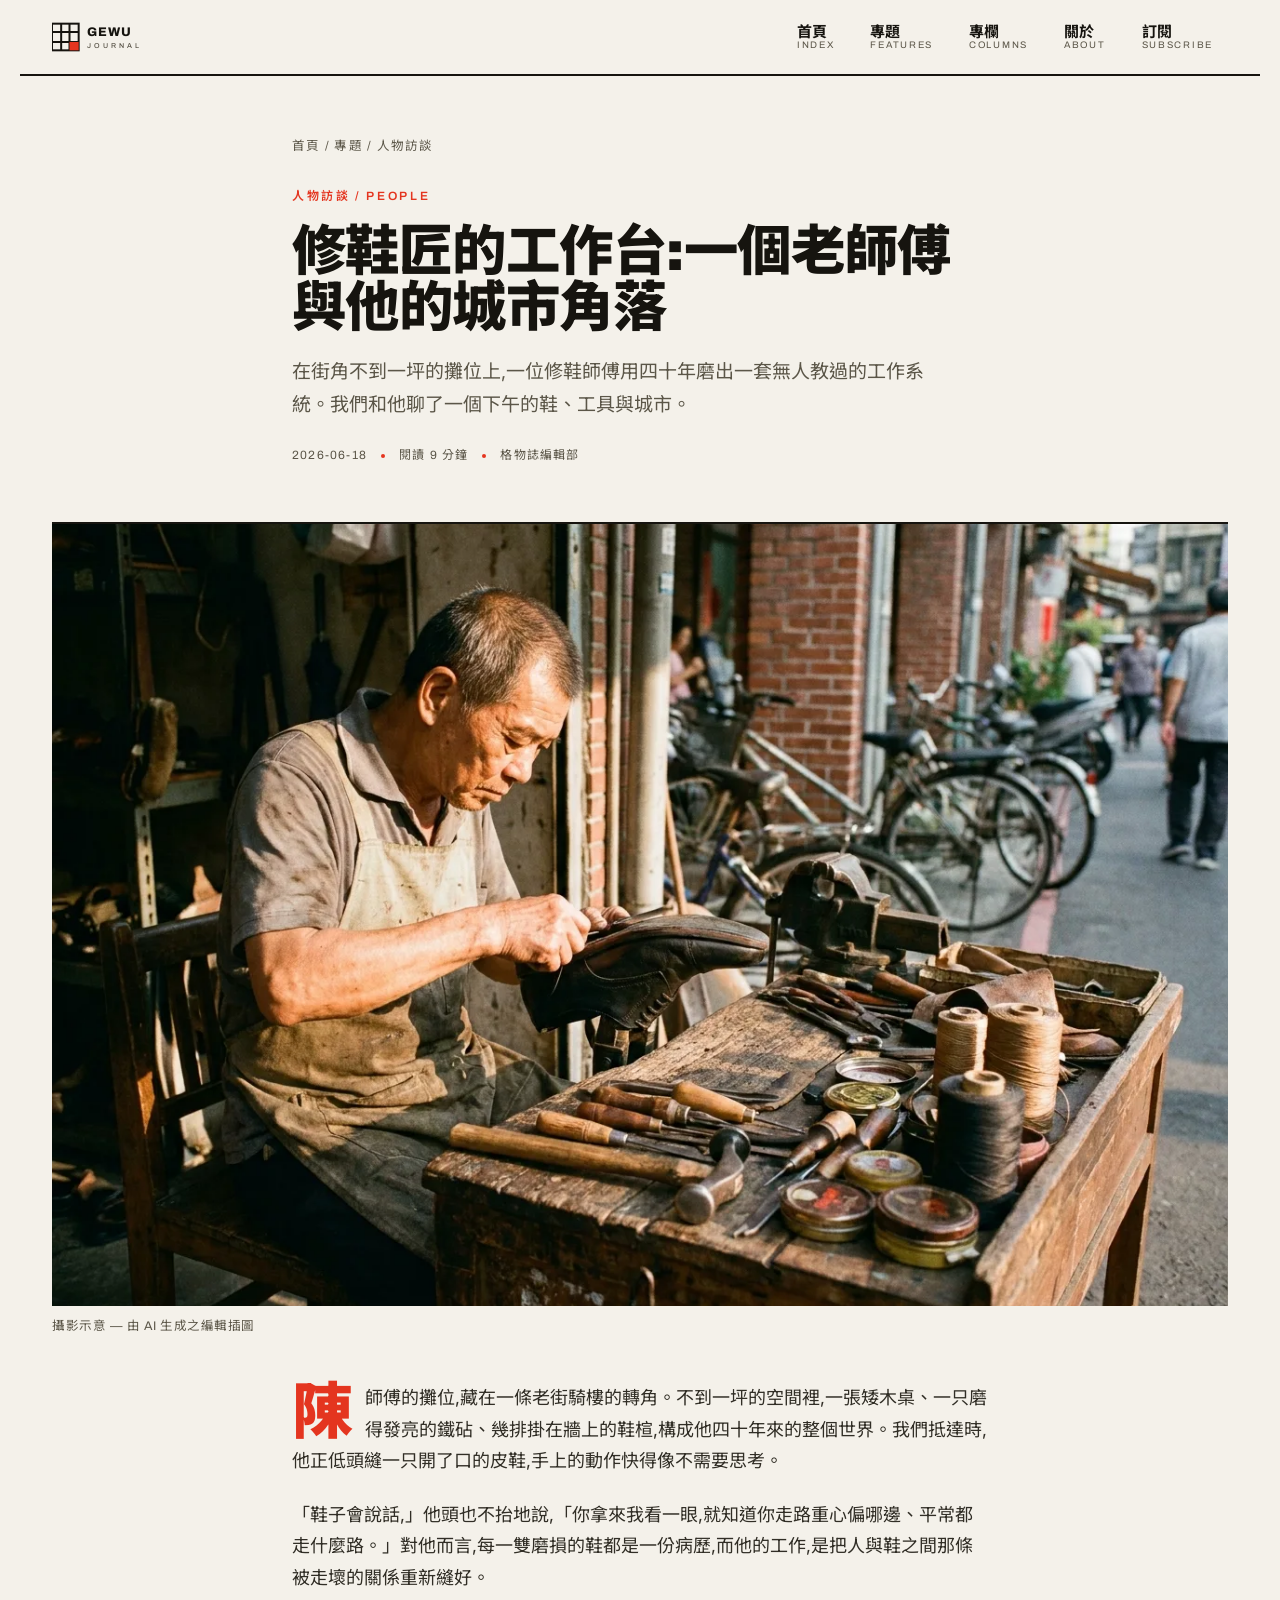
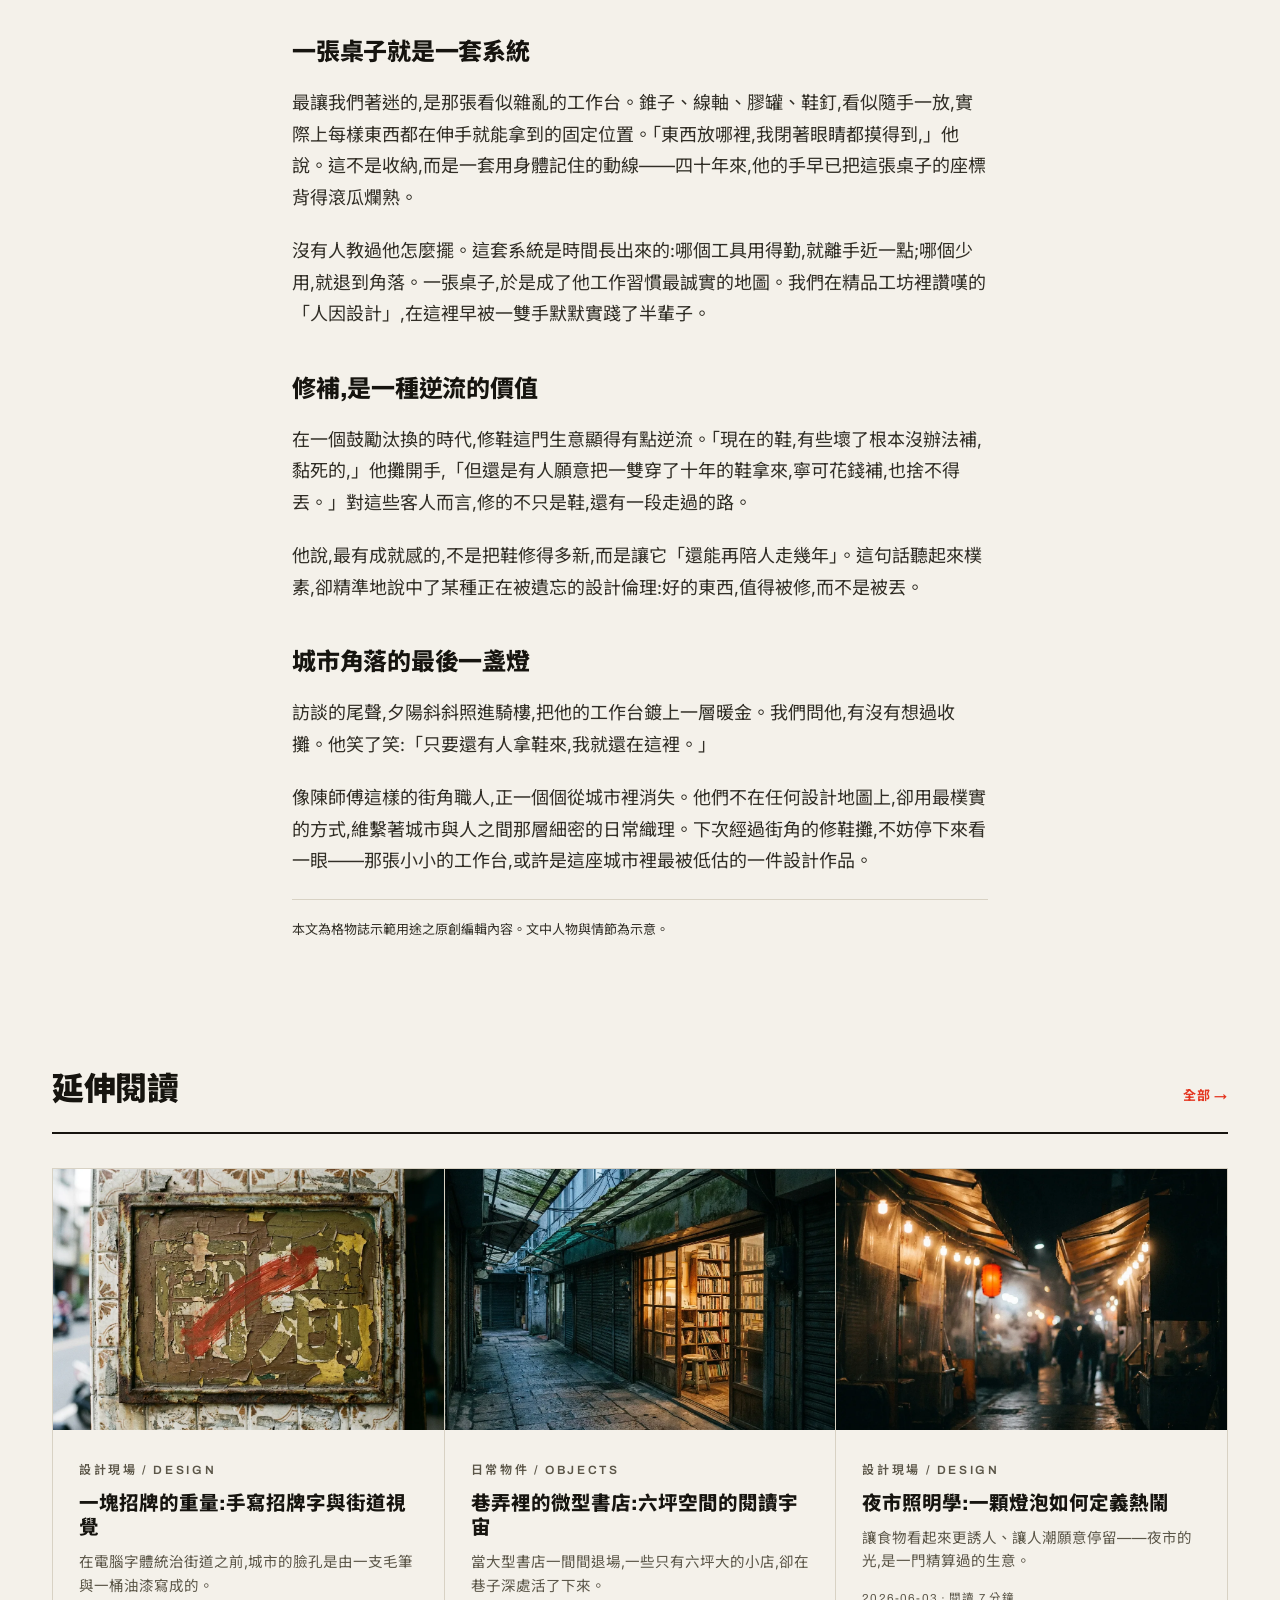
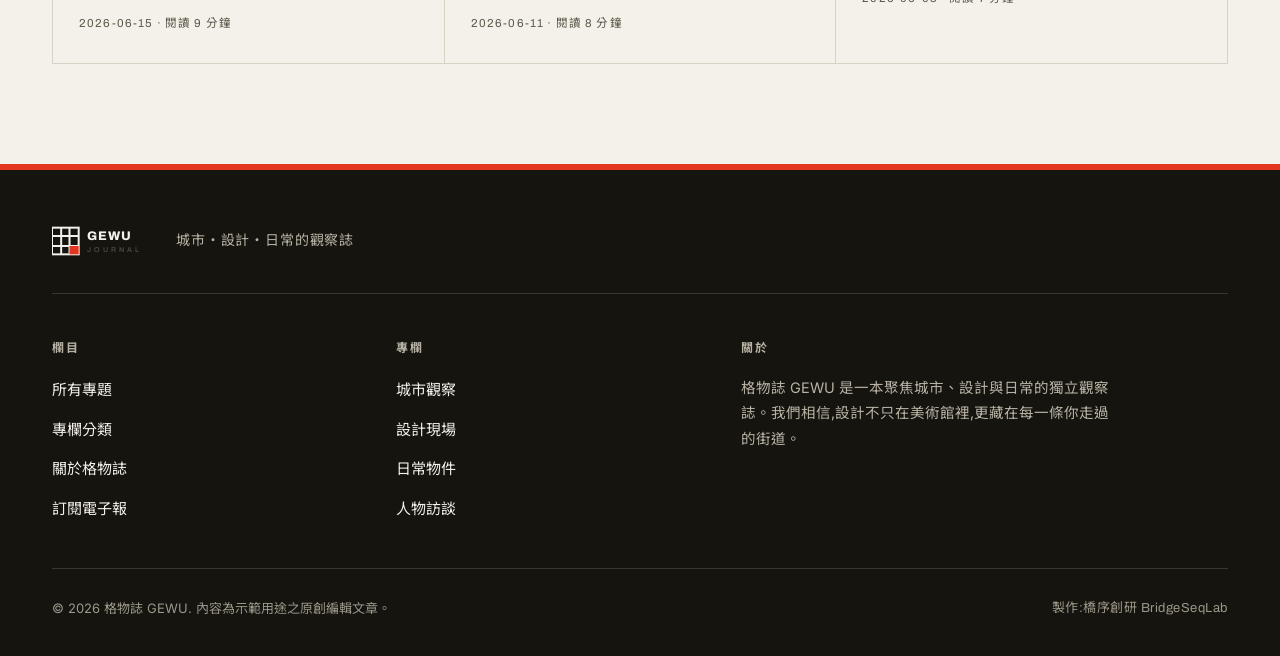
<file: article-cobbler.html>
<!DOCTYPE html>
<html lang="zh-Hant">
<head>
<meta charset="UTF-8">
<meta name="viewport" content="width=device-width, initial-scale=1">
<title>修鞋匠的工作台:一個老師傅與他的城市角落 — 格物誌 GEWU</title>
<meta name="description" content="在街角不到一坪的攤位上,一位修鞋師傅用四十年磨出一套無人教過的工作系統。我們和他聊了一個下午的鞋、工具與城市。">
<meta name="keywords" content="修鞋匠,街角職人,人物訪談,手工藝,工作台,城市角落,台灣街頭,日常設計">
<meta name="author" content="格物誌 GEWU">
<link rel="canonical" href="https://izzo24.github.io/gewu-journal/article-cobbler.html">
<meta name="robots" content="index, follow">
<meta property="og:site_name" content="格物誌 GEWU">
<meta property="og:locale" content="zh_TW">
<meta property="og:type" content="article">
<meta property="og:title" content="修鞋匠的工作台:一個老師傅與他的城市角落 — 格物誌 GEWU">
<meta property="og:description" content="在街角不到一坪的攤位上,一位修鞋師傅用四十年磨出一套無人教過的工作系統。我們和他聊了一個下午的鞋、工具與城市。">
<meta property="og:url" content="https://izzo24.github.io/gewu-journal/article-cobbler.html">
<meta property="og:image" content="https://izzo24.github.io/gewu-journal/images/cobbler.webp">
<meta name="twitter:card" content="summary_large_image">
<meta name="twitter:title" content="修鞋匠的工作台:一個老師傅與他的城市角落 — 格物誌 GEWU">
<meta name="twitter:description" content="在街角不到一坪的攤位上,一位修鞋師傅用四十年磨出一套無人教過的工作系統。我們和他聊了一個下午的鞋、工具與城市。">
<meta name="twitter:image" content="https://izzo24.github.io/gewu-journal/images/cobbler.webp">
<meta name="theme-color" content="#16140F">
<link rel="icon" href="./images/favicon.svg" type="image/svg+xml">
<link rel="preconnect" href="https://fonts.googleapis.com">
<link rel="preconnect" href="https://fonts.gstatic.com" crossorigin>
<link href="https://fonts.googleapis.com/css2?family=Archivo:wght@400;500;600;800;900&family=Inter:wght@400;500;600&family=Noto+Sans+TC:wght@400;500;700;900&display=swap" rel="stylesheet">
<link rel="stylesheet" href="./css/style.css">
<script type="application/ld+json">{"@context": "https://schema.org", "@type": "Article", "headline": "修鞋匠的工作台:一個老師傅與他的城市角落", "description": "在街角不到一坪的攤位上,一位修鞋師傅用四十年磨出一套無人教過的工作系統。我們和他聊了一個下午的鞋、工具與城市。", "image": "https://izzo24.github.io/gewu-journal/images/cobbler.webp", "inLanguage": "zh-Hant", "datePublished": "2026-06-18", "dateModified": "2026-06-18", "articleSection": "人物訪談", "keywords": "修鞋匠,街角職人,人物訪談,手工藝,工作台,城市角落,台灣街頭,日常設計", "author": {"@type": "Organization", "name": "格物誌 GEWU 編輯部"}, "publisher": {"@type": "Organization", "name": "格物誌 GEWU", "logo": {"@type": "ImageObject", "url": "https://izzo24.github.io/gewu-journal/images/favicon.svg"}}, "mainEntityOfPage": {"@type": "WebPage", "@id": "https://izzo24.github.io/gewu-journal/article-cobbler.html"}}</script>
<script type="application/ld+json">{"@context": "https://schema.org", "@type": "BreadcrumbList", "itemListElement": [{"@type": "ListItem", "position": 1, "name": "首頁", "item": "https://izzo24.github.io/gewu-journal/"}, {"@type": "ListItem", "position": 2, "name": "專題", "item": "https://izzo24.github.io/gewu-journal/articles.html"}, {"@type": "ListItem", "position": 3, "name": "修鞋匠的工作台:一個老師傅與他的城市角落", "item": "https://izzo24.github.io/gewu-journal/article-cobbler.html"}]}</script>
<script type="application/ld+json">{"@context": "https://schema.org", "@type": "NewsMediaOrganization", "name": "格物誌 GEWU", "url": "https://izzo24.github.io/gewu-journal/", "logo": "https://izzo24.github.io/gewu-journal/images/favicon.svg", "description": "格物誌 GEWU 是一本聚焦城市、設計與日常的繁體中文獨立觀察誌,以紀實攝影與長文書寫,記錄台灣街道裡被忽略的設計細節。", "inLanguage": "zh-Hant", "sameAs": []}</script>
</head>
<body>
<header class="site-head"><div class="wrap head-inner"><a class="brand" href="./index.html" aria-label="格物誌 GEWU 首頁"><svg class="logo-mark" viewBox="0 0 120 36" role="img" aria-label="格物誌 GEWU" xmlns="http://www.w3.org/2000/svg"><rect x="0" y="2" width="32" height="32" fill="none" stroke="currentColor" stroke-width="2.4"/><line x1="0" y1="12" x2="32" y2="12" stroke="currentColor" stroke-width="2.4"/><line x1="0" y1="24" x2="32" y2="24" stroke="currentColor" stroke-width="2.4"/><line x1="11" y1="2" x2="11" y2="34" stroke="currentColor" stroke-width="2.4"/><line x1="21" y1="2" x2="21" y2="34" stroke="currentColor" stroke-width="2.4"/><rect x="21" y="24" width="11" height="10" fill="var(--red)"/><text x="42" y="17" font-family="Archivo, sans-serif" font-weight="800" font-size="15" letter-spacing="1" fill="currentColor">GEWU</text><text x="42" y="31" font-family="Archivo, sans-serif" font-weight="500" font-size="8.5" letter-spacing="3.5" fill="var(--ink-soft)">JOURNAL</text></svg></a><button class="nav-toggle" aria-label="開啟選單" aria-expanded="false"><span></span><span></span><span></span></button><nav class="site-nav" aria-label="主選單"><ul><li><a href="./index.html"><span class="nav-zh">首頁</span><span class="nav-en">Index</span></a></li><li><a href="./articles.html"><span class="nav-zh">專題</span><span class="nav-en">Features</span></a></li><li><a href="./columns.html"><span class="nav-zh">專欄</span><span class="nav-en">Columns</span></a></li><li><a href="./about.html"><span class="nav-zh">關於</span><span class="nav-en">About</span></a></li><li><a href="./subscribe.html"><span class="nav-zh">訂閱</span><span class="nav-en">Subscribe</span></a></li></ul></nav></div><div class="head-rule"></div></header>
<main>
<article class="post">
<header class="post-head wrap-narrow"><nav class="crumb" aria-label="麵包屑"><a href="./index.html">首頁</a> / <a href="./articles.html">專題</a> / <span>人物訪談</span></nav><span class="kicker red">人物訪談 / PEOPLE</span><h1 class="post-title">修鞋匠的工作台:一個老師傅與他的城市角落</h1><p class="post-sub">在街角不到一坪的攤位上,一位修鞋師傅用四十年磨出一套無人教過的工作系統。我們和他聊了一個下午的鞋、工具與城市。</p><div class="post-meta"><span>2026-06-18</span><span class="dot"></span><span>閱讀 9 分鐘</span><span class="dot"></span><span>格物誌編輯部</span></div></header>
<figure class="post-hero wrap"><img src="./images/cobbler.webp" alt="修鞋匠的工作台:一個老師傅與他的城市角落" width="1280" height="853"><figcaption>攝影示意 — 由 AI 生成之編輯插圖</figcaption></figure>
<div class="post-body wrap-narrow"><p>陳師傅的攤位,藏在一條老街騎樓的轉角。不到一坪的空間裡,一張矮木桌、一只磨得發亮的鐵砧、幾排掛在牆上的鞋楦,構成他四十年來的整個世界。我們抵達時,他正低頭縫一只開了口的皮鞋,手上的動作快得像不需要思考。</p>
<p>「鞋子會說話,」他頭也不抬地說,「你拿來我看一眼,就知道你走路重心偏哪邊、平常都走什麼路。」對他而言,每一雙磨損的鞋都是一份病歷,而他的工作,是把人與鞋之間那條被走壞的關係重新縫好。</p>
<h2>一張桌子就是一套系統</h2>
<p>最讓我們著迷的,是那張看似雜亂的工作台。錐子、線軸、膠罐、鞋釘,看似隨手一放,實際上每樣東西都在伸手就能拿到的固定位置。「東西放哪裡,我閉著眼睛都摸得到,」他說。這不是收納,而是一套用身體記住的動線——四十年來,他的手早已把這張桌子的座標背得滾瓜爛熟。</p>
<p>沒有人教過他怎麼擺。這套系統是時間長出來的:哪個工具用得勤,就離手近一點;哪個少用,就退到角落。一張桌子,於是成了他工作習慣最誠實的地圖。我們在精品工坊裡讚嘆的「人因設計」,在這裡早被一雙手默默實踐了半輩子。</p>
<h2>修補,是一種逆流的價值</h2>
<p>在一個鼓勵汰換的時代,修鞋這門生意顯得有點逆流。「現在的鞋,有些壞了根本沒辦法補,黏死的,」他攤開手,「但還是有人願意把一雙穿了十年的鞋拿來,寧可花錢補,也捨不得丟。」對這些客人而言,修的不只是鞋,還有一段走過的路。</p>
<p>他說,最有成就感的,不是把鞋修得多新,而是讓它「還能再陪人走幾年」。這句話聽起來樸素,卻精準地說中了某種正在被遺忘的設計倫理:好的東西,值得被修,而不是被丟。</p>
<h2>城市角落的最後一盞燈</h2>
<p>訪談的尾聲,夕陽斜斜照進騎樓,把他的工作台鍍上一層暖金。我們問他,有沒有想過收攤。他笑了笑:「只要還有人拿鞋來,我就還在這裡。」</p>
<p>像陳師傅這樣的街角職人,正一個個從城市裡消失。他們不在任何設計地圖上,卻用最樸實的方式,維繫著城市與人之間那層細密的日常織理。下次經過街角的修鞋攤,不妨停下來看一眼——那張小小的工作台,或許是這座城市裡最被低估的一件設計作品。</p>
<p class="post-credit">本文為格物誌示範用途之原創編輯內容。文中人物與情節為示意。</p></div>
</article>
<section class="section wrap"><div class="section-head"><h2 class="sect-title">延伸閱讀</h2><a class="sect-more" href="./articles.html">全部 →</a></div><div class="grid grid-3">
<article class="card"><a href="./article-signboard.html" class="card-link"><div class="card-media"><img src="./images/sign.webp" alt="一塊招牌的重量:手寫招牌字與街道視覺" loading="lazy" width="800" height="533"></div><div class="card-body"><span class="kicker">設計現場 / DESIGN</span><h3 class="card-title">一塊招牌的重量:手寫招牌字與街道視覺</h3><p class="card-sub">在電腦字體統治街道之前,城市的臉孔是由一支毛筆與一桶油漆寫成的。</p><span class="card-meta">2026-06-15 · 閱讀 9 分鐘</span></div></a></article>
<article class="card"><a href="./article-bookstore.html" class="card-link"><div class="card-media"><img src="./images/bookstore.webp" alt="巷弄裡的微型書店:六坪空間的閱讀宇宙" loading="lazy" width="800" height="533"></div><div class="card-body"><span class="kicker">日常物件 / OBJECTS</span><h3 class="card-title">巷弄裡的微型書店:六坪空間的閱讀宇宙</h3><p class="card-sub">當大型書店一間間退場,一些只有六坪大的小店,卻在巷子深處活了下來。</p><span class="card-meta">2026-06-11 · 閱讀 8 分鐘</span></div></a></article>
<article class="card"><a href="./article-nightmarket.html" class="card-link"><div class="card-media"><img src="./images/nightmarket.webp" alt="夜市照明學:一顆燈泡如何定義熱鬧" loading="lazy" width="800" height="533"></div><div class="card-body"><span class="kicker">設計現場 / DESIGN</span><h3 class="card-title">夜市照明學:一顆燈泡如何定義熱鬧</h3><p class="card-sub">讓食物看起來更誘人、讓人潮願意停留——夜市的光,是一門精算過的生意。</p><span class="card-meta">2026-06-03 · 閱讀 7 分鐘</span></div></a></article>
</div></section>
</main>
<footer class="site-foot"><div class="foot-bar"></div><div class="wrap"><div class="foot-top"><a class="brand foot-brand" href="./index.html"><svg class="logo-mark foot-logo" viewBox="0 0 120 36" role="img" aria-label="格物誌 GEWU" xmlns="http://www.w3.org/2000/svg"><rect x="0" y="2" width="32" height="32" fill="none" stroke="currentColor" stroke-width="2.4"/><line x1="0" y1="12" x2="32" y2="12" stroke="currentColor" stroke-width="2.4"/><line x1="0" y1="24" x2="32" y2="24" stroke="currentColor" stroke-width="2.4"/><line x1="11" y1="2" x2="11" y2="34" stroke="currentColor" stroke-width="2.4"/><line x1="21" y1="2" x2="21" y2="34" stroke="currentColor" stroke-width="2.4"/><rect x="21" y="24" width="11" height="10" fill="var(--red)"/><text x="42" y="17" font-family="Archivo, sans-serif" font-weight="800" font-size="15" letter-spacing="1" fill="currentColor">GEWU</text><text x="42" y="31" font-family="Archivo, sans-serif" font-weight="500" font-size="8.5" letter-spacing="3.5" fill="var(--ink-soft)">JOURNAL</text></svg></a><p class="foot-tag">城市・設計・日常的觀察誌</p></div><div class="foot-grid">
    <div class="foot-col">
      <h3>欄目</h3>
      <ul><li><a href="./articles.html">所有專題</a></li><li><a href="./columns.html">專欄分類</a></li><li><a href="./about.html">關於格物誌</a></li><li><a href="./subscribe.html">訂閱電子報</a></li></ul>
    </div>
    <div class="foot-col">
      <h3>專欄</h3>
      <ul><li><a href="./columns.html#urban">城市觀察</a></li><li><a href="./columns.html#design">設計現場</a></li><li><a href="./columns.html#objects">日常物件</a></li><li><a href="./columns.html#people">人物訪談</a></li></ul>
    </div>
    <div class="foot-col foot-about">
      <h3>關於</h3>
      <p>格物誌 GEWU 是一本聚焦城市、設計與日常的獨立觀察誌。我們相信,設計不只在美術館裡,更藏在每一條你走過的街道。</p>
    </div>
    </div><div class="foot-bottom"><p>&copy; 2026 格物誌 GEWU. 內容為示範用途之原創編輯文章。</p><p class="credit">製作:橋序創研 BridgeSeqLab</p></div></div></footer>
<script src="./js/main.js"></script>
</body>
</html>
</file>
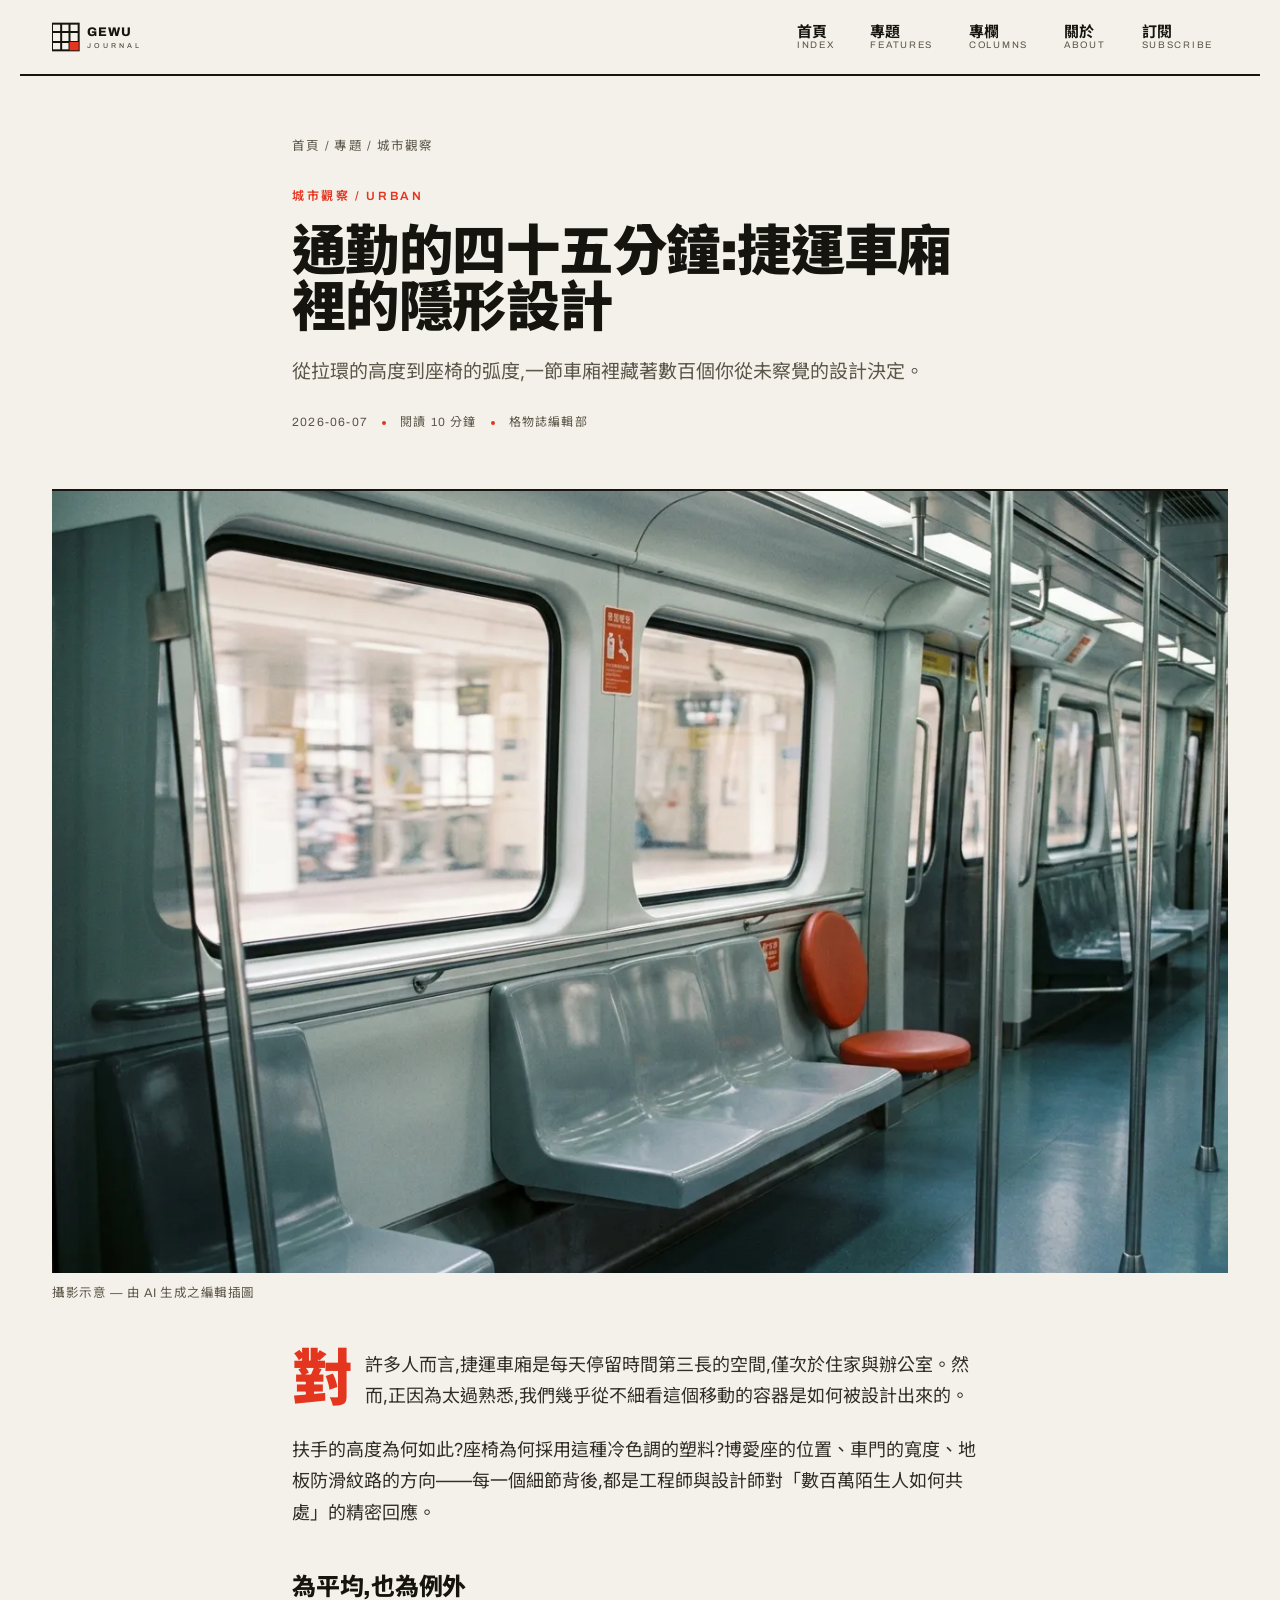
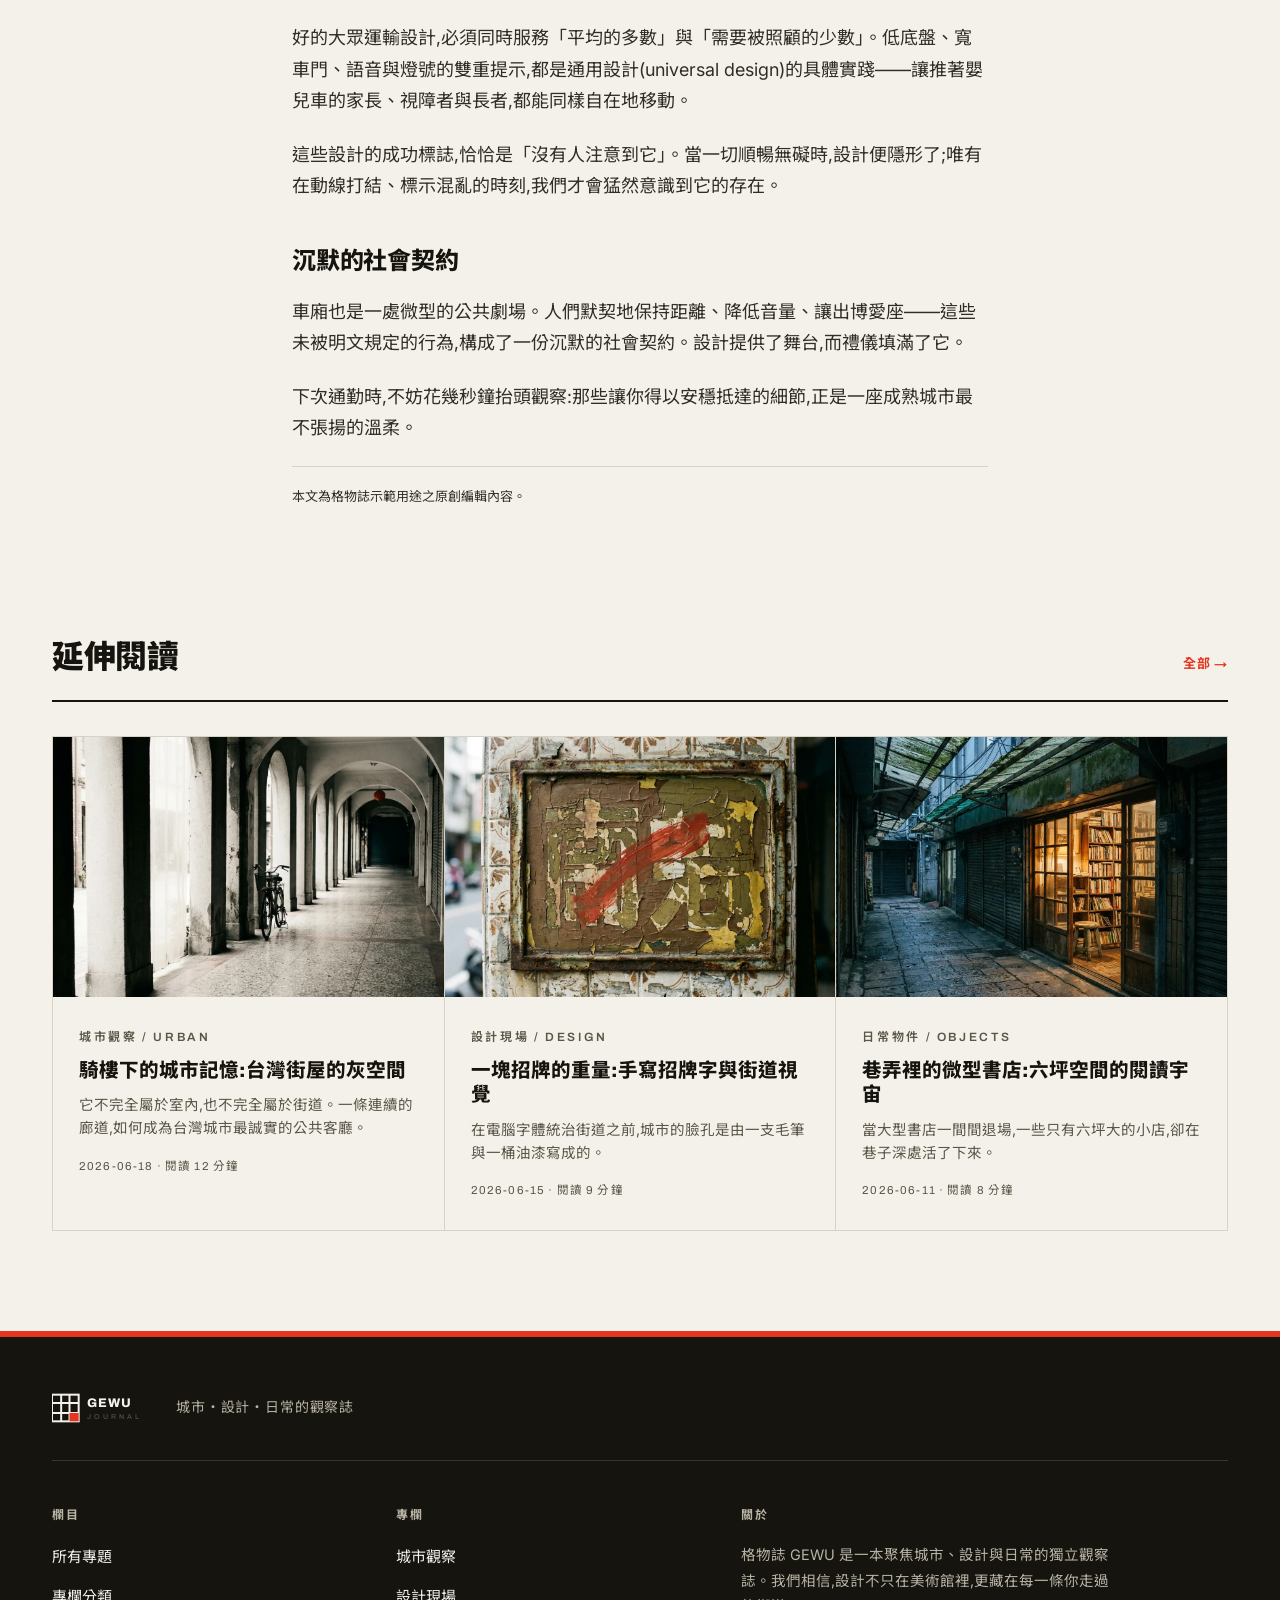
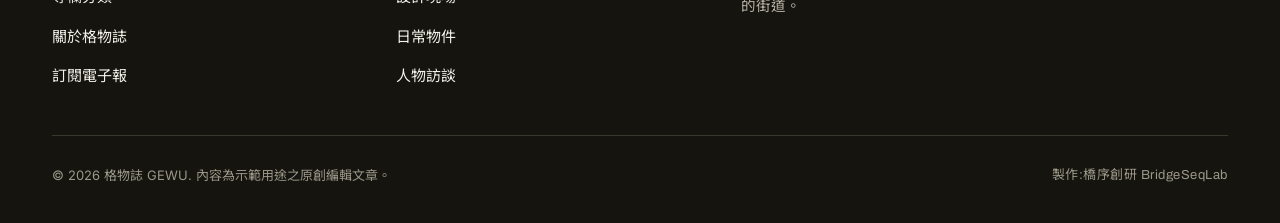
<file: article-metro.html>
<!DOCTYPE html>
<html lang="zh-Hant">
<head>
<meta charset="UTF-8">
<meta name="viewport" content="width=device-width, initial-scale=1">
<title>通勤的四十五分鐘:捷運車廂裡的隱形設計 — 格物誌 GEWU</title>
<meta name="description" content="從拉環的高度到座椅的弧度,一節車廂裡藏著數百個你從未察覺的設計決定。">
<meta name="keywords" content="捷運,大眾運輸,通用設計,車廂設計,動線,無障礙,日常設計">
<meta name="author" content="格物誌 GEWU">
<link rel="canonical" href="https://izzo24.github.io/gewu-journal/article-metro.html">
<meta name="robots" content="index, follow">
<meta property="og:site_name" content="格物誌 GEWU">
<meta property="og:locale" content="zh_TW">
<meta property="og:type" content="article">
<meta property="og:title" content="通勤的四十五分鐘:捷運車廂裡的隱形設計 — 格物誌 GEWU">
<meta property="og:description" content="從拉環的高度到座椅的弧度,一節車廂裡藏著數百個你從未察覺的設計決定。">
<meta property="og:url" content="https://izzo24.github.io/gewu-journal/article-metro.html">
<meta property="og:image" content="https://izzo24.github.io/gewu-journal/images/hero-qilou.webp">
<meta name="twitter:card" content="summary_large_image">
<meta name="twitter:title" content="通勤的四十五分鐘:捷運車廂裡的隱形設計 — 格物誌 GEWU">
<meta name="twitter:description" content="從拉環的高度到座椅的弧度,一節車廂裡藏著數百個你從未察覺的設計決定。">
<meta name="twitter:image" content="https://izzo24.github.io/gewu-journal/images/hero-qilou.webp">
<meta name="theme-color" content="#16140F">
<link rel="icon" href="./images/favicon.svg" type="image/svg+xml">
<link rel="preconnect" href="https://fonts.googleapis.com">
<link rel="preconnect" href="https://fonts.gstatic.com" crossorigin>
<link href="https://fonts.googleapis.com/css2?family=Archivo:wght@400;500;600;800;900&family=Inter:wght@400;500;600&family=Noto+Sans+TC:wght@400;500;700;900&display=swap" rel="stylesheet">
<link rel="stylesheet" href="./css/style.css">
<script type="application/ld+json">{"@context": "https://schema.org", "@type": "Article", "headline": "通勤的四十五分鐘:捷運車廂裡的隱形設計", "description": "從拉環的高度到座椅的弧度,一節車廂裡藏著數百個你從未察覺的設計決定。", "image": "https://izzo24.github.io/gewu-journal/images/metro.webp", "inLanguage": "zh-Hant", "datePublished": "2026-06-07", "dateModified": "2026-06-07", "articleSection": "城市觀察", "keywords": "捷運,大眾運輸,通用設計,車廂設計,動線,無障礙,日常設計", "author": {"@type": "Organization", "name": "格物誌 GEWU 編輯部"}, "publisher": {"@type": "Organization", "name": "格物誌 GEWU", "logo": {"@type": "ImageObject", "url": "https://izzo24.github.io/gewu-journal/images/favicon.svg"}}, "mainEntityOfPage": {"@type": "WebPage", "@id": "https://izzo24.github.io/gewu-journal/article-metro.html"}}</script>
<script type="application/ld+json">{"@context": "https://schema.org", "@type": "BreadcrumbList", "itemListElement": [{"@type": "ListItem", "position": 1, "name": "首頁", "item": "https://izzo24.github.io/gewu-journal/"}, {"@type": "ListItem", "position": 2, "name": "專題", "item": "https://izzo24.github.io/gewu-journal/articles.html"}, {"@type": "ListItem", "position": 3, "name": "通勤的四十五分鐘:捷運車廂裡的隱形設計", "item": "https://izzo24.github.io/gewu-journal/article-metro.html"}]}</script>
<script type="application/ld+json">{"@context": "https://schema.org", "@type": "NewsMediaOrganization", "name": "格物誌 GEWU", "url": "https://izzo24.github.io/gewu-journal/", "logo": "https://izzo24.github.io/gewu-journal/images/favicon.svg", "description": "格物誌 GEWU 是一本聚焦城市、設計與日常的繁體中文獨立觀察誌,以紀實攝影與長文書寫,記錄台灣街道裡被忽略的設計細節。", "inLanguage": "zh-Hant", "sameAs": []}</script>
</head>
<body>
<header class="site-head"><div class="wrap head-inner"><a class="brand" href="./index.html" aria-label="格物誌 GEWU 首頁"><svg class="logo-mark" viewBox="0 0 120 36" role="img" aria-label="格物誌 GEWU" xmlns="http://www.w3.org/2000/svg"><rect x="0" y="2" width="32" height="32" fill="none" stroke="currentColor" stroke-width="2.4"/><line x1="0" y1="12" x2="32" y2="12" stroke="currentColor" stroke-width="2.4"/><line x1="0" y1="24" x2="32" y2="24" stroke="currentColor" stroke-width="2.4"/><line x1="11" y1="2" x2="11" y2="34" stroke="currentColor" stroke-width="2.4"/><line x1="21" y1="2" x2="21" y2="34" stroke="currentColor" stroke-width="2.4"/><rect x="21" y="24" width="11" height="10" fill="var(--red)"/><text x="42" y="17" font-family="Archivo, sans-serif" font-weight="800" font-size="15" letter-spacing="1" fill="currentColor">GEWU</text><text x="42" y="31" font-family="Archivo, sans-serif" font-weight="500" font-size="8.5" letter-spacing="3.5" fill="var(--ink-soft)">JOURNAL</text></svg></a><button class="nav-toggle" aria-label="開啟選單" aria-expanded="false"><span></span><span></span><span></span></button><nav class="site-nav" aria-label="主選單"><ul><li><a href="./index.html"><span class="nav-zh">首頁</span><span class="nav-en">Index</span></a></li><li><a href="./articles.html"><span class="nav-zh">專題</span><span class="nav-en">Features</span></a></li><li><a href="./columns.html"><span class="nav-zh">專欄</span><span class="nav-en">Columns</span></a></li><li><a href="./about.html"><span class="nav-zh">關於</span><span class="nav-en">About</span></a></li><li><a href="./subscribe.html"><span class="nav-zh">訂閱</span><span class="nav-en">Subscribe</span></a></li></ul></nav></div><div class="head-rule"></div></header>
<main>
<article class="post">
<header class="post-head wrap-narrow"><nav class="crumb" aria-label="麵包屑"><a href="./index.html">首頁</a> / <a href="./articles.html">專題</a> / <span>城市觀察</span></nav><span class="kicker red">城市觀察 / URBAN</span><h1 class="post-title">通勤的四十五分鐘:捷運車廂裡的隱形設計</h1><p class="post-sub">從拉環的高度到座椅的弧度,一節車廂裡藏著數百個你從未察覺的設計決定。</p><div class="post-meta"><span>2026-06-07</span><span class="dot"></span><span>閱讀 10 分鐘</span><span class="dot"></span><span>格物誌編輯部</span></div></header>
<figure class="post-hero wrap"><img src="./images/metro.webp" alt="通勤的四十五分鐘:捷運車廂裡的隱形設計" width="1280" height="853"><figcaption>攝影示意 — 由 AI 生成之編輯插圖</figcaption></figure>
<div class="post-body wrap-narrow"><p>對許多人而言,捷運車廂是每天停留時間第三長的空間,僅次於住家與辦公室。然而,正因為太過熟悉,我們幾乎從不細看這個移動的容器是如何被設計出來的。</p>
<p>扶手的高度為何如此?座椅為何採用這種冷色調的塑料?博愛座的位置、車門的寬度、地板防滑紋路的方向——每一個細節背後,都是工程師與設計師對「數百萬陌生人如何共處」的精密回應。</p>
<h2>為平均,也為例外</h2>
<p>好的大眾運輸設計,必須同時服務「平均的多數」與「需要被照顧的少數」。低底盤、寬車門、語音與燈號的雙重提示,都是通用設計(universal design)的具體實踐——讓推著嬰兒車的家長、視障者與長者,都能同樣自在地移動。</p>
<p>這些設計的成功標誌,恰恰是「沒有人注意到它」。當一切順暢無礙時,設計便隱形了;唯有在動線打結、標示混亂的時刻,我們才會猛然意識到它的存在。</p>
<h2>沉默的社會契約</h2>
<p>車廂也是一處微型的公共劇場。人們默契地保持距離、降低音量、讓出博愛座——這些未被明文規定的行為,構成了一份沉默的社會契約。設計提供了舞台,而禮儀填滿了它。</p>
<p>下次通勤時,不妨花幾秒鐘抬頭觀察:那些讓你得以安穩抵達的細節,正是一座成熟城市最不張揚的溫柔。</p>
<p class="post-credit">本文為格物誌示範用途之原創編輯內容。</p></div>
</article>
<section class="section wrap"><div class="section-head"><h2 class="sect-title">延伸閱讀</h2><a class="sect-more" href="./articles.html">全部 →</a></div><div class="grid grid-3">
<article class="card"><a href="./article-qilou.html" class="card-link"><div class="card-media"><img src="./images/hero-qilou.webp" alt="騎樓下的城市記憶:台灣街屋的灰空間" loading="lazy" width="800" height="533"></div><div class="card-body"><span class="kicker">城市觀察 / URBAN</span><h3 class="card-title">騎樓下的城市記憶:台灣街屋的灰空間</h3><p class="card-sub">它不完全屬於室內,也不完全屬於街道。一條連續的廊道,如何成為台灣城市最誠實的公共客廳。</p><span class="card-meta">2026-06-18 · 閱讀 12 分鐘</span></div></a></article>
<article class="card"><a href="./article-signboard.html" class="card-link"><div class="card-media"><img src="./images/sign.webp" alt="一塊招牌的重量:手寫招牌字與街道視覺" loading="lazy" width="800" height="533"></div><div class="card-body"><span class="kicker">設計現場 / DESIGN</span><h3 class="card-title">一塊招牌的重量:手寫招牌字與街道視覺</h3><p class="card-sub">在電腦字體統治街道之前,城市的臉孔是由一支毛筆與一桶油漆寫成的。</p><span class="card-meta">2026-06-15 · 閱讀 9 分鐘</span></div></a></article>
<article class="card"><a href="./article-bookstore.html" class="card-link"><div class="card-media"><img src="./images/bookstore.webp" alt="巷弄裡的微型書店:六坪空間的閱讀宇宙" loading="lazy" width="800" height="533"></div><div class="card-body"><span class="kicker">日常物件 / OBJECTS</span><h3 class="card-title">巷弄裡的微型書店:六坪空間的閱讀宇宙</h3><p class="card-sub">當大型書店一間間退場,一些只有六坪大的小店,卻在巷子深處活了下來。</p><span class="card-meta">2026-06-11 · 閱讀 8 分鐘</span></div></a></article>
</div></section>
</main>
<footer class="site-foot"><div class="foot-bar"></div><div class="wrap"><div class="foot-top"><a class="brand foot-brand" href="./index.html"><svg class="logo-mark foot-logo" viewBox="0 0 120 36" role="img" aria-label="格物誌 GEWU" xmlns="http://www.w3.org/2000/svg"><rect x="0" y="2" width="32" height="32" fill="none" stroke="currentColor" stroke-width="2.4"/><line x1="0" y1="12" x2="32" y2="12" stroke="currentColor" stroke-width="2.4"/><line x1="0" y1="24" x2="32" y2="24" stroke="currentColor" stroke-width="2.4"/><line x1="11" y1="2" x2="11" y2="34" stroke="currentColor" stroke-width="2.4"/><line x1="21" y1="2" x2="21" y2="34" stroke="currentColor" stroke-width="2.4"/><rect x="21" y="24" width="11" height="10" fill="var(--red)"/><text x="42" y="17" font-family="Archivo, sans-serif" font-weight="800" font-size="15" letter-spacing="1" fill="currentColor">GEWU</text><text x="42" y="31" font-family="Archivo, sans-serif" font-weight="500" font-size="8.5" letter-spacing="3.5" fill="var(--ink-soft)">JOURNAL</text></svg></a><p class="foot-tag">城市・設計・日常的觀察誌</p></div><div class="foot-grid">
    <div class="foot-col">
      <h3>欄目</h3>
      <ul><li><a href="./articles.html">所有專題</a></li><li><a href="./columns.html">專欄分類</a></li><li><a href="./about.html">關於格物誌</a></li><li><a href="./subscribe.html">訂閱電子報</a></li></ul>
    </div>
    <div class="foot-col">
      <h3>專欄</h3>
      <ul><li><a href="./columns.html#urban">城市觀察</a></li><li><a href="./columns.html#design">設計現場</a></li><li><a href="./columns.html#objects">日常物件</a></li><li><a href="./columns.html#people">人物訪談</a></li></ul>
    </div>
    <div class="foot-col foot-about">
      <h3>關於</h3>
      <p>格物誌 GEWU 是一本聚焦城市、設計與日常的獨立觀察誌。我們相信,設計不只在美術館裡,更藏在每一條你走過的街道。</p>
    </div>
    </div><div class="foot-bottom"><p>&copy; 2026 格物誌 GEWU. 內容為示範用途之原創編輯文章。</p><p class="credit">製作:橋序創研 BridgeSeqLab</p></div></div></footer>
<script src="./js/main.js"></script>
</body>
</html>
</file>
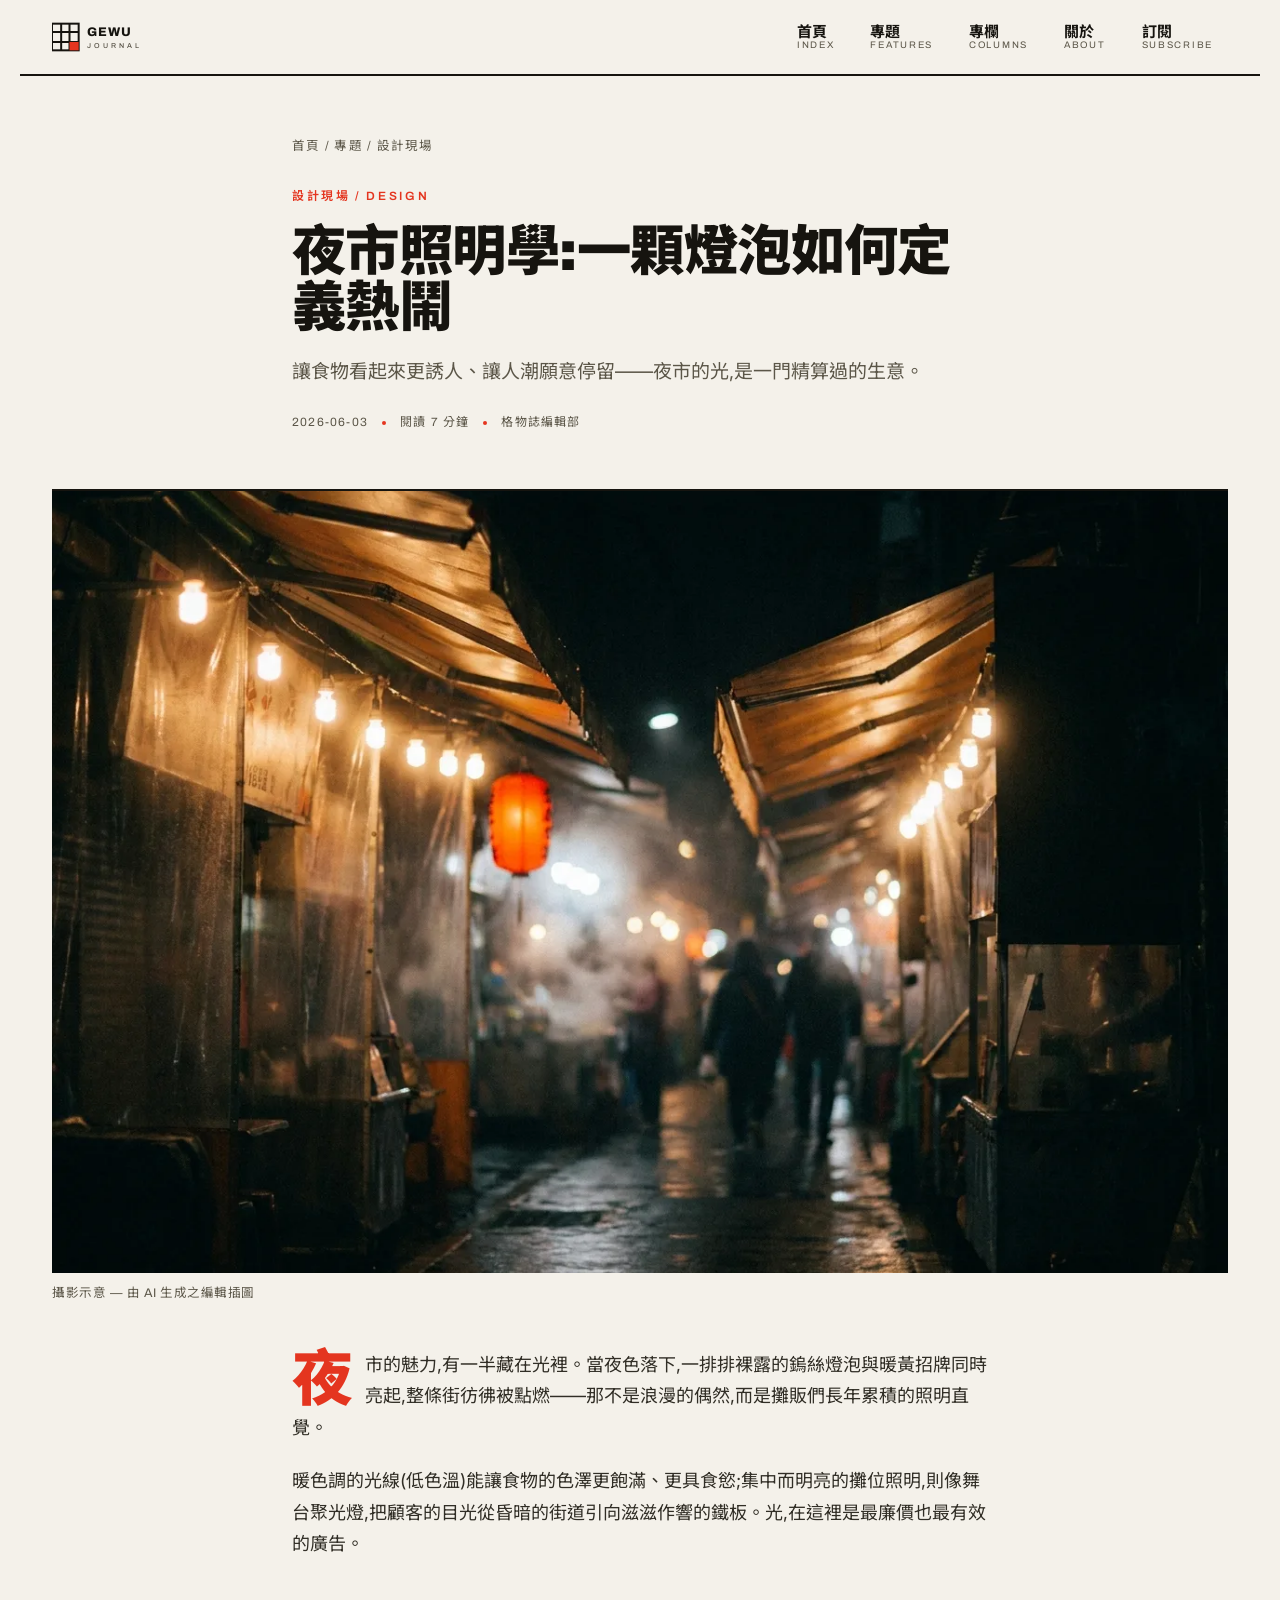
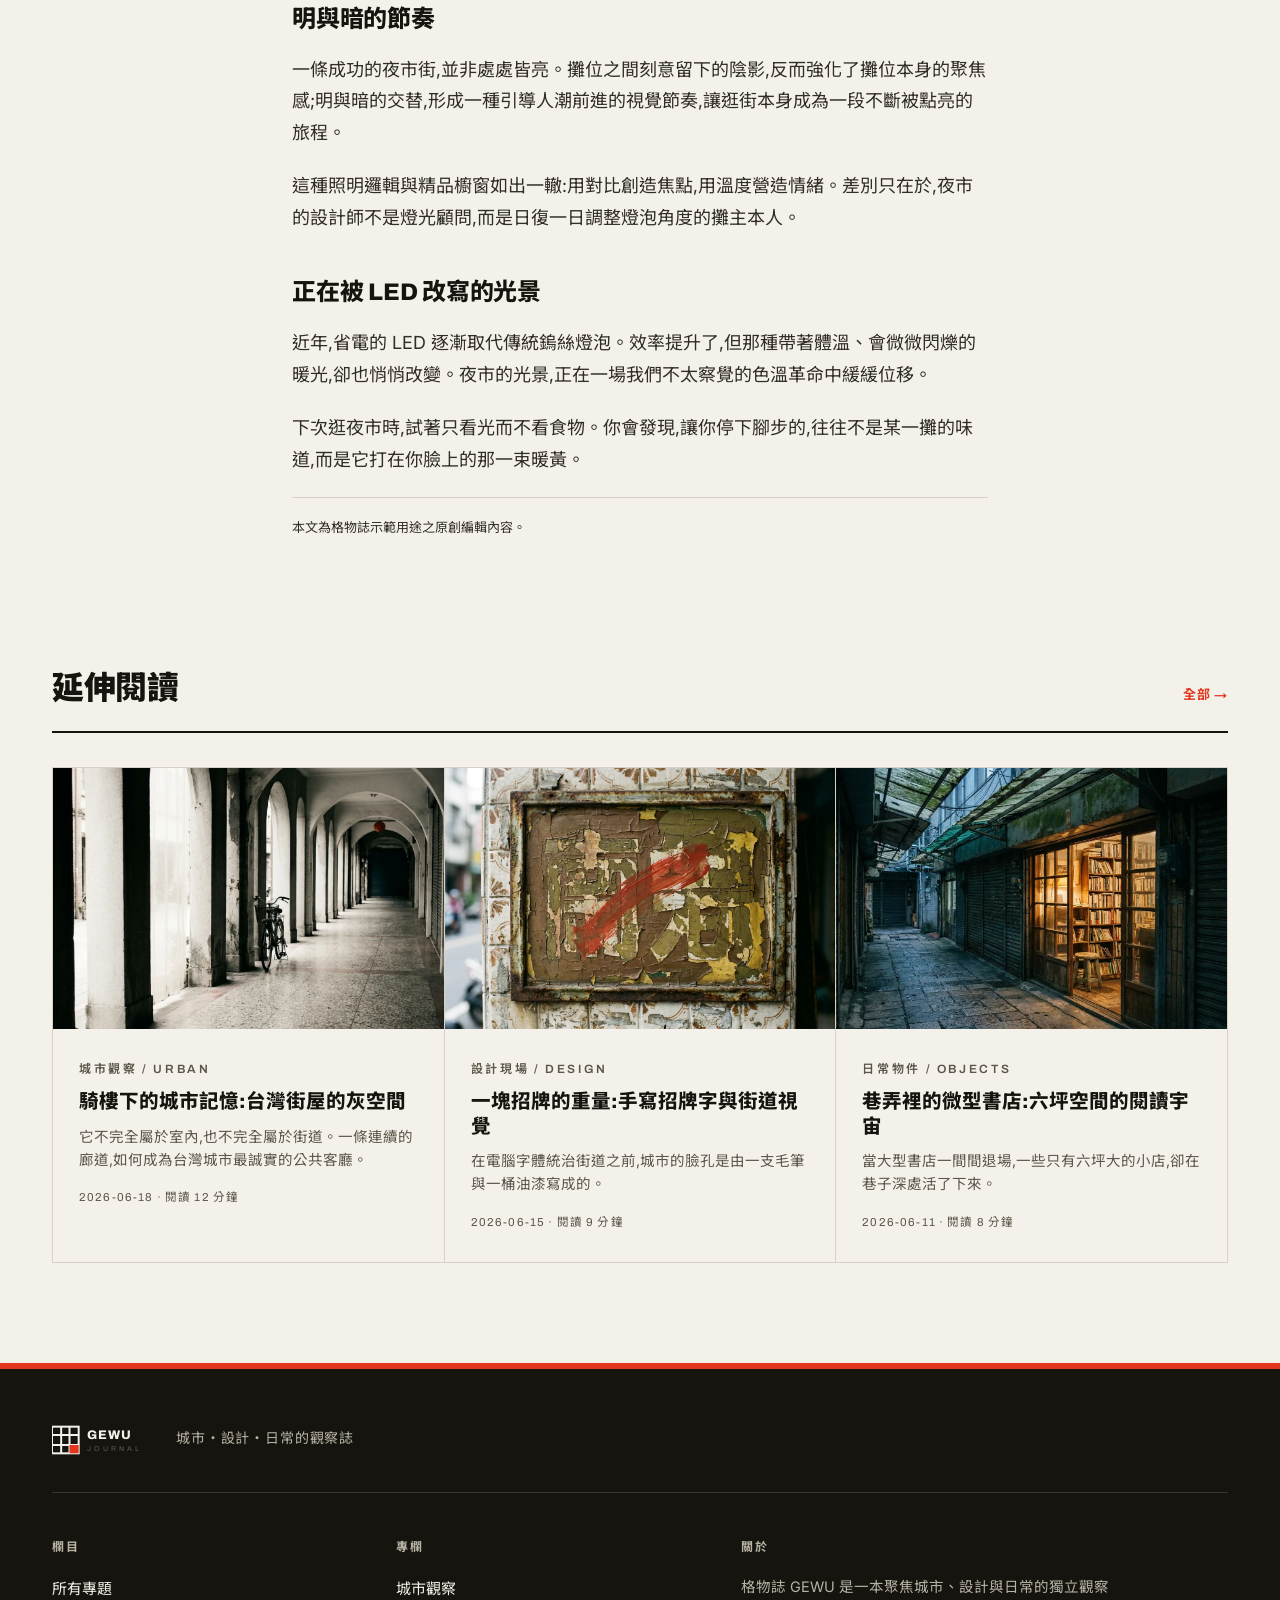
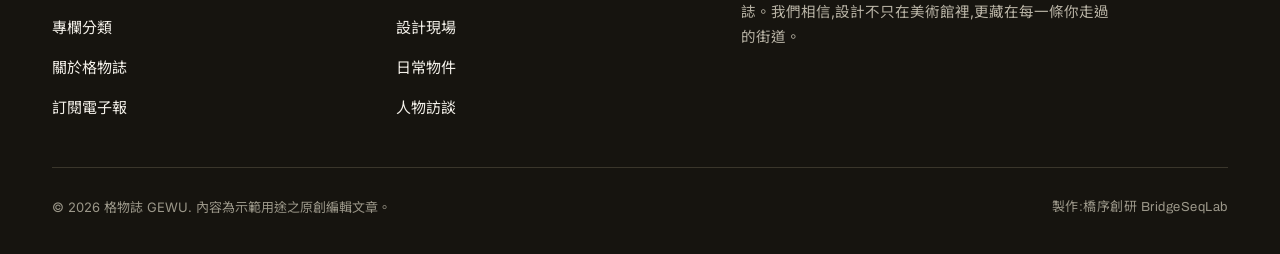
<file: article-nightmarket.html>
<!DOCTYPE html>
<html lang="zh-Hant">
<head>
<meta charset="UTF-8">
<meta name="viewport" content="width=device-width, initial-scale=1">
<title>夜市照明學:一顆燈泡如何定義熱鬧 — 格物誌 GEWU</title>
<meta name="description" content="讓食物看起來更誘人、讓人潮願意停留——夜市的光,是一門精算過的生意。">
<meta name="keywords" content="夜市,照明設計,光,色溫,攤販,氛圍,飲食空間,台灣夜市">
<meta name="author" content="格物誌 GEWU">
<link rel="canonical" href="https://izzo24.github.io/gewu-journal/article-nightmarket.html">
<meta name="robots" content="index, follow">
<meta property="og:site_name" content="格物誌 GEWU">
<meta property="og:locale" content="zh_TW">
<meta property="og:type" content="article">
<meta property="og:title" content="夜市照明學:一顆燈泡如何定義熱鬧 — 格物誌 GEWU">
<meta property="og:description" content="讓食物看起來更誘人、讓人潮願意停留——夜市的光,是一門精算過的生意。">
<meta property="og:url" content="https://izzo24.github.io/gewu-journal/article-nightmarket.html">
<meta property="og:image" content="https://izzo24.github.io/gewu-journal/images/hero-qilou.webp">
<meta name="twitter:card" content="summary_large_image">
<meta name="twitter:title" content="夜市照明學:一顆燈泡如何定義熱鬧 — 格物誌 GEWU">
<meta name="twitter:description" content="讓食物看起來更誘人、讓人潮願意停留——夜市的光,是一門精算過的生意。">
<meta name="twitter:image" content="https://izzo24.github.io/gewu-journal/images/hero-qilou.webp">
<meta name="theme-color" content="#16140F">
<link rel="icon" href="./images/favicon.svg" type="image/svg+xml">
<link rel="preconnect" href="https://fonts.googleapis.com">
<link rel="preconnect" href="https://fonts.gstatic.com" crossorigin>
<link href="https://fonts.googleapis.com/css2?family=Archivo:wght@400;500;600;800;900&family=Inter:wght@400;500;600&family=Noto+Sans+TC:wght@400;500;700;900&display=swap" rel="stylesheet">
<link rel="stylesheet" href="./css/style.css">
<script type="application/ld+json">{"@context": "https://schema.org", "@type": "Article", "headline": "夜市照明學:一顆燈泡如何定義熱鬧", "description": "讓食物看起來更誘人、讓人潮願意停留——夜市的光,是一門精算過的生意。", "image": "https://izzo24.github.io/gewu-journal/images/nightmarket.webp", "inLanguage": "zh-Hant", "datePublished": "2026-06-03", "dateModified": "2026-06-03", "articleSection": "設計現場", "keywords": "夜市,照明設計,光,色溫,攤販,氛圍,飲食空間,台灣夜市", "author": {"@type": "Organization", "name": "格物誌 GEWU 編輯部"}, "publisher": {"@type": "Organization", "name": "格物誌 GEWU", "logo": {"@type": "ImageObject", "url": "https://izzo24.github.io/gewu-journal/images/favicon.svg"}}, "mainEntityOfPage": {"@type": "WebPage", "@id": "https://izzo24.github.io/gewu-journal/article-nightmarket.html"}}</script>
<script type="application/ld+json">{"@context": "https://schema.org", "@type": "BreadcrumbList", "itemListElement": [{"@type": "ListItem", "position": 1, "name": "首頁", "item": "https://izzo24.github.io/gewu-journal/"}, {"@type": "ListItem", "position": 2, "name": "專題", "item": "https://izzo24.github.io/gewu-journal/articles.html"}, {"@type": "ListItem", "position": 3, "name": "夜市照明學:一顆燈泡如何定義熱鬧", "item": "https://izzo24.github.io/gewu-journal/article-nightmarket.html"}]}</script>
<script type="application/ld+json">{"@context": "https://schema.org", "@type": "NewsMediaOrganization", "name": "格物誌 GEWU", "url": "https://izzo24.github.io/gewu-journal/", "logo": "https://izzo24.github.io/gewu-journal/images/favicon.svg", "description": "格物誌 GEWU 是一本聚焦城市、設計與日常的繁體中文獨立觀察誌,以紀實攝影與長文書寫,記錄台灣街道裡被忽略的設計細節。", "inLanguage": "zh-Hant", "sameAs": []}</script>
</head>
<body>
<header class="site-head"><div class="wrap head-inner"><a class="brand" href="./index.html" aria-label="格物誌 GEWU 首頁"><svg class="logo-mark" viewBox="0 0 120 36" role="img" aria-label="格物誌 GEWU" xmlns="http://www.w3.org/2000/svg"><rect x="0" y="2" width="32" height="32" fill="none" stroke="currentColor" stroke-width="2.4"/><line x1="0" y1="12" x2="32" y2="12" stroke="currentColor" stroke-width="2.4"/><line x1="0" y1="24" x2="32" y2="24" stroke="currentColor" stroke-width="2.4"/><line x1="11" y1="2" x2="11" y2="34" stroke="currentColor" stroke-width="2.4"/><line x1="21" y1="2" x2="21" y2="34" stroke="currentColor" stroke-width="2.4"/><rect x="21" y="24" width="11" height="10" fill="var(--red)"/><text x="42" y="17" font-family="Archivo, sans-serif" font-weight="800" font-size="15" letter-spacing="1" fill="currentColor">GEWU</text><text x="42" y="31" font-family="Archivo, sans-serif" font-weight="500" font-size="8.5" letter-spacing="3.5" fill="var(--ink-soft)">JOURNAL</text></svg></a><button class="nav-toggle" aria-label="開啟選單" aria-expanded="false"><span></span><span></span><span></span></button><nav class="site-nav" aria-label="主選單"><ul><li><a href="./index.html"><span class="nav-zh">首頁</span><span class="nav-en">Index</span></a></li><li><a href="./articles.html"><span class="nav-zh">專題</span><span class="nav-en">Features</span></a></li><li><a href="./columns.html"><span class="nav-zh">專欄</span><span class="nav-en">Columns</span></a></li><li><a href="./about.html"><span class="nav-zh">關於</span><span class="nav-en">About</span></a></li><li><a href="./subscribe.html"><span class="nav-zh">訂閱</span><span class="nav-en">Subscribe</span></a></li></ul></nav></div><div class="head-rule"></div></header>
<main>
<article class="post">
<header class="post-head wrap-narrow"><nav class="crumb" aria-label="麵包屑"><a href="./index.html">首頁</a> / <a href="./articles.html">專題</a> / <span>設計現場</span></nav><span class="kicker red">設計現場 / DESIGN</span><h1 class="post-title">夜市照明學:一顆燈泡如何定義熱鬧</h1><p class="post-sub">讓食物看起來更誘人、讓人潮願意停留——夜市的光,是一門精算過的生意。</p><div class="post-meta"><span>2026-06-03</span><span class="dot"></span><span>閱讀 7 分鐘</span><span class="dot"></span><span>格物誌編輯部</span></div></header>
<figure class="post-hero wrap"><img src="./images/nightmarket.webp" alt="夜市照明學:一顆燈泡如何定義熱鬧" width="1280" height="853"><figcaption>攝影示意 — 由 AI 生成之編輯插圖</figcaption></figure>
<div class="post-body wrap-narrow"><p>夜市的魅力,有一半藏在光裡。當夜色落下,一排排裸露的鎢絲燈泡與暖黃招牌同時亮起,整條街彷彿被點燃——那不是浪漫的偶然,而是攤販們長年累積的照明直覺。</p>
<p>暖色調的光線(低色溫)能讓食物的色澤更飽滿、更具食慾;集中而明亮的攤位照明,則像舞台聚光燈,把顧客的目光從昏暗的街道引向滋滋作響的鐵板。光,在這裡是最廉價也最有效的廣告。</p>
<h2>明與暗的節奏</h2>
<p>一條成功的夜市街,並非處處皆亮。攤位之間刻意留下的陰影,反而強化了攤位本身的聚焦感;明與暗的交替,形成一種引導人潮前進的視覺節奏,讓逛街本身成為一段不斷被點亮的旅程。</p>
<p>這種照明邏輯與精品櫥窗如出一轍:用對比創造焦點,用溫度營造情緒。差別只在於,夜市的設計師不是燈光顧問,而是日復一日調整燈泡角度的攤主本人。</p>
<h2>正在被 LED 改寫的光景</h2>
<p>近年,省電的 LED 逐漸取代傳統鎢絲燈泡。效率提升了,但那種帶著體溫、會微微閃爍的暖光,卻也悄悄改變。夜市的光景,正在一場我們不太察覺的色溫革命中緩緩位移。</p>
<p>下次逛夜市時,試著只看光而不看食物。你會發現,讓你停下腳步的,往往不是某一攤的味道,而是它打在你臉上的那一束暖黃。</p>
<p class="post-credit">本文為格物誌示範用途之原創編輯內容。</p></div>
</article>
<section class="section wrap"><div class="section-head"><h2 class="sect-title">延伸閱讀</h2><a class="sect-more" href="./articles.html">全部 →</a></div><div class="grid grid-3">
<article class="card"><a href="./article-qilou.html" class="card-link"><div class="card-media"><img src="./images/hero-qilou.webp" alt="騎樓下的城市記憶:台灣街屋的灰空間" loading="lazy" width="800" height="533"></div><div class="card-body"><span class="kicker">城市觀察 / URBAN</span><h3 class="card-title">騎樓下的城市記憶:台灣街屋的灰空間</h3><p class="card-sub">它不完全屬於室內,也不完全屬於街道。一條連續的廊道,如何成為台灣城市最誠實的公共客廳。</p><span class="card-meta">2026-06-18 · 閱讀 12 分鐘</span></div></a></article>
<article class="card"><a href="./article-signboard.html" class="card-link"><div class="card-media"><img src="./images/sign.webp" alt="一塊招牌的重量:手寫招牌字與街道視覺" loading="lazy" width="800" height="533"></div><div class="card-body"><span class="kicker">設計現場 / DESIGN</span><h3 class="card-title">一塊招牌的重量:手寫招牌字與街道視覺</h3><p class="card-sub">在電腦字體統治街道之前,城市的臉孔是由一支毛筆與一桶油漆寫成的。</p><span class="card-meta">2026-06-15 · 閱讀 9 分鐘</span></div></a></article>
<article class="card"><a href="./article-bookstore.html" class="card-link"><div class="card-media"><img src="./images/bookstore.webp" alt="巷弄裡的微型書店:六坪空間的閱讀宇宙" loading="lazy" width="800" height="533"></div><div class="card-body"><span class="kicker">日常物件 / OBJECTS</span><h3 class="card-title">巷弄裡的微型書店:六坪空間的閱讀宇宙</h3><p class="card-sub">當大型書店一間間退場,一些只有六坪大的小店,卻在巷子深處活了下來。</p><span class="card-meta">2026-06-11 · 閱讀 8 分鐘</span></div></a></article>
</div></section>
</main>
<footer class="site-foot"><div class="foot-bar"></div><div class="wrap"><div class="foot-top"><a class="brand foot-brand" href="./index.html"><svg class="logo-mark foot-logo" viewBox="0 0 120 36" role="img" aria-label="格物誌 GEWU" xmlns="http://www.w3.org/2000/svg"><rect x="0" y="2" width="32" height="32" fill="none" stroke="currentColor" stroke-width="2.4"/><line x1="0" y1="12" x2="32" y2="12" stroke="currentColor" stroke-width="2.4"/><line x1="0" y1="24" x2="32" y2="24" stroke="currentColor" stroke-width="2.4"/><line x1="11" y1="2" x2="11" y2="34" stroke="currentColor" stroke-width="2.4"/><line x1="21" y1="2" x2="21" y2="34" stroke="currentColor" stroke-width="2.4"/><rect x="21" y="24" width="11" height="10" fill="var(--red)"/><text x="42" y="17" font-family="Archivo, sans-serif" font-weight="800" font-size="15" letter-spacing="1" fill="currentColor">GEWU</text><text x="42" y="31" font-family="Archivo, sans-serif" font-weight="500" font-size="8.5" letter-spacing="3.5" fill="var(--ink-soft)">JOURNAL</text></svg></a><p class="foot-tag">城市・設計・日常的觀察誌</p></div><div class="foot-grid">
    <div class="foot-col">
      <h3>欄目</h3>
      <ul><li><a href="./articles.html">所有專題</a></li><li><a href="./columns.html">專欄分類</a></li><li><a href="./about.html">關於格物誌</a></li><li><a href="./subscribe.html">訂閱電子報</a></li></ul>
    </div>
    <div class="foot-col">
      <h3>專欄</h3>
      <ul><li><a href="./columns.html#urban">城市觀察</a></li><li><a href="./columns.html#design">設計現場</a></li><li><a href="./columns.html#objects">日常物件</a></li><li><a href="./columns.html#people">人物訪談</a></li></ul>
    </div>
    <div class="foot-col foot-about">
      <h3>關於</h3>
      <p>格物誌 GEWU 是一本聚焦城市、設計與日常的獨立觀察誌。我們相信,設計不只在美術館裡,更藏在每一條你走過的街道。</p>
    </div>
    </div><div class="foot-bottom"><p>&copy; 2026 格物誌 GEWU. 內容為示範用途之原創編輯文章。</p><p class="credit">製作:橋序創研 BridgeSeqLab</p></div></div></footer>
<script src="./js/main.js"></script>
</body>
</html>
</file>
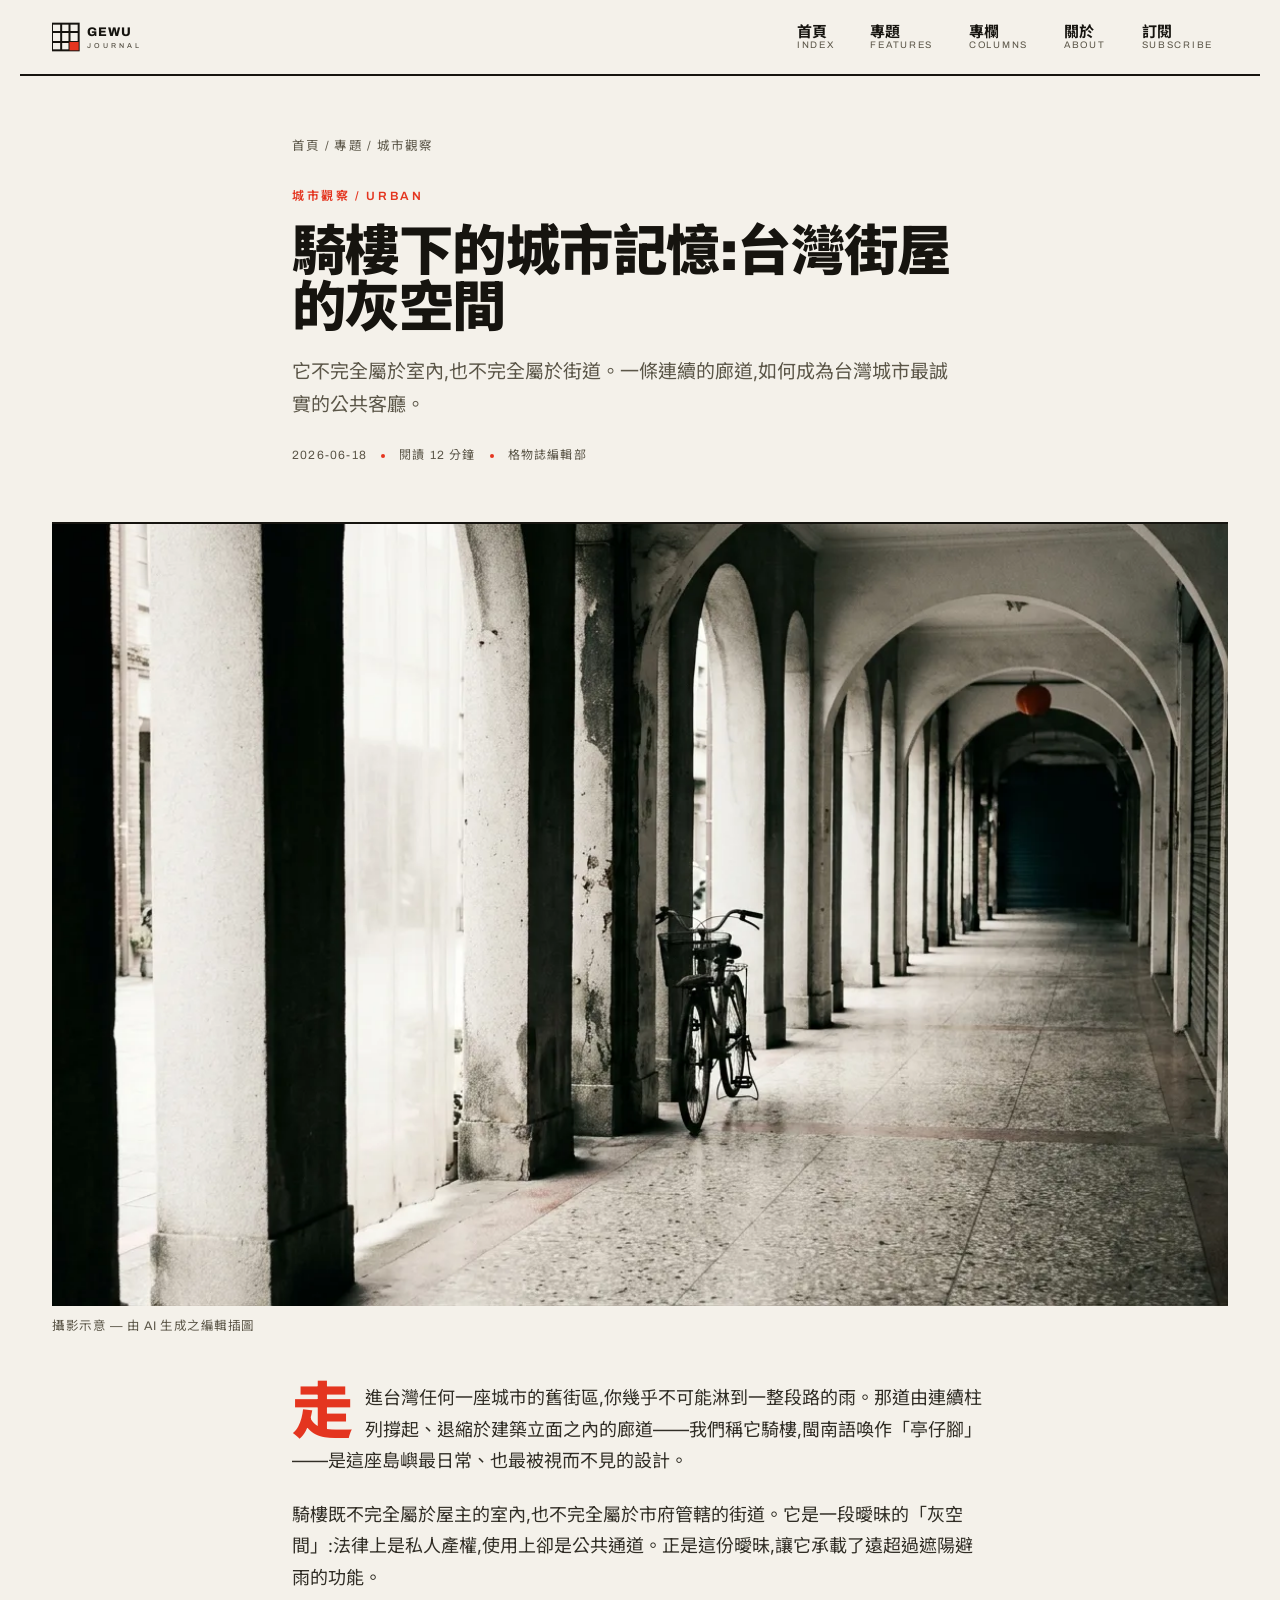
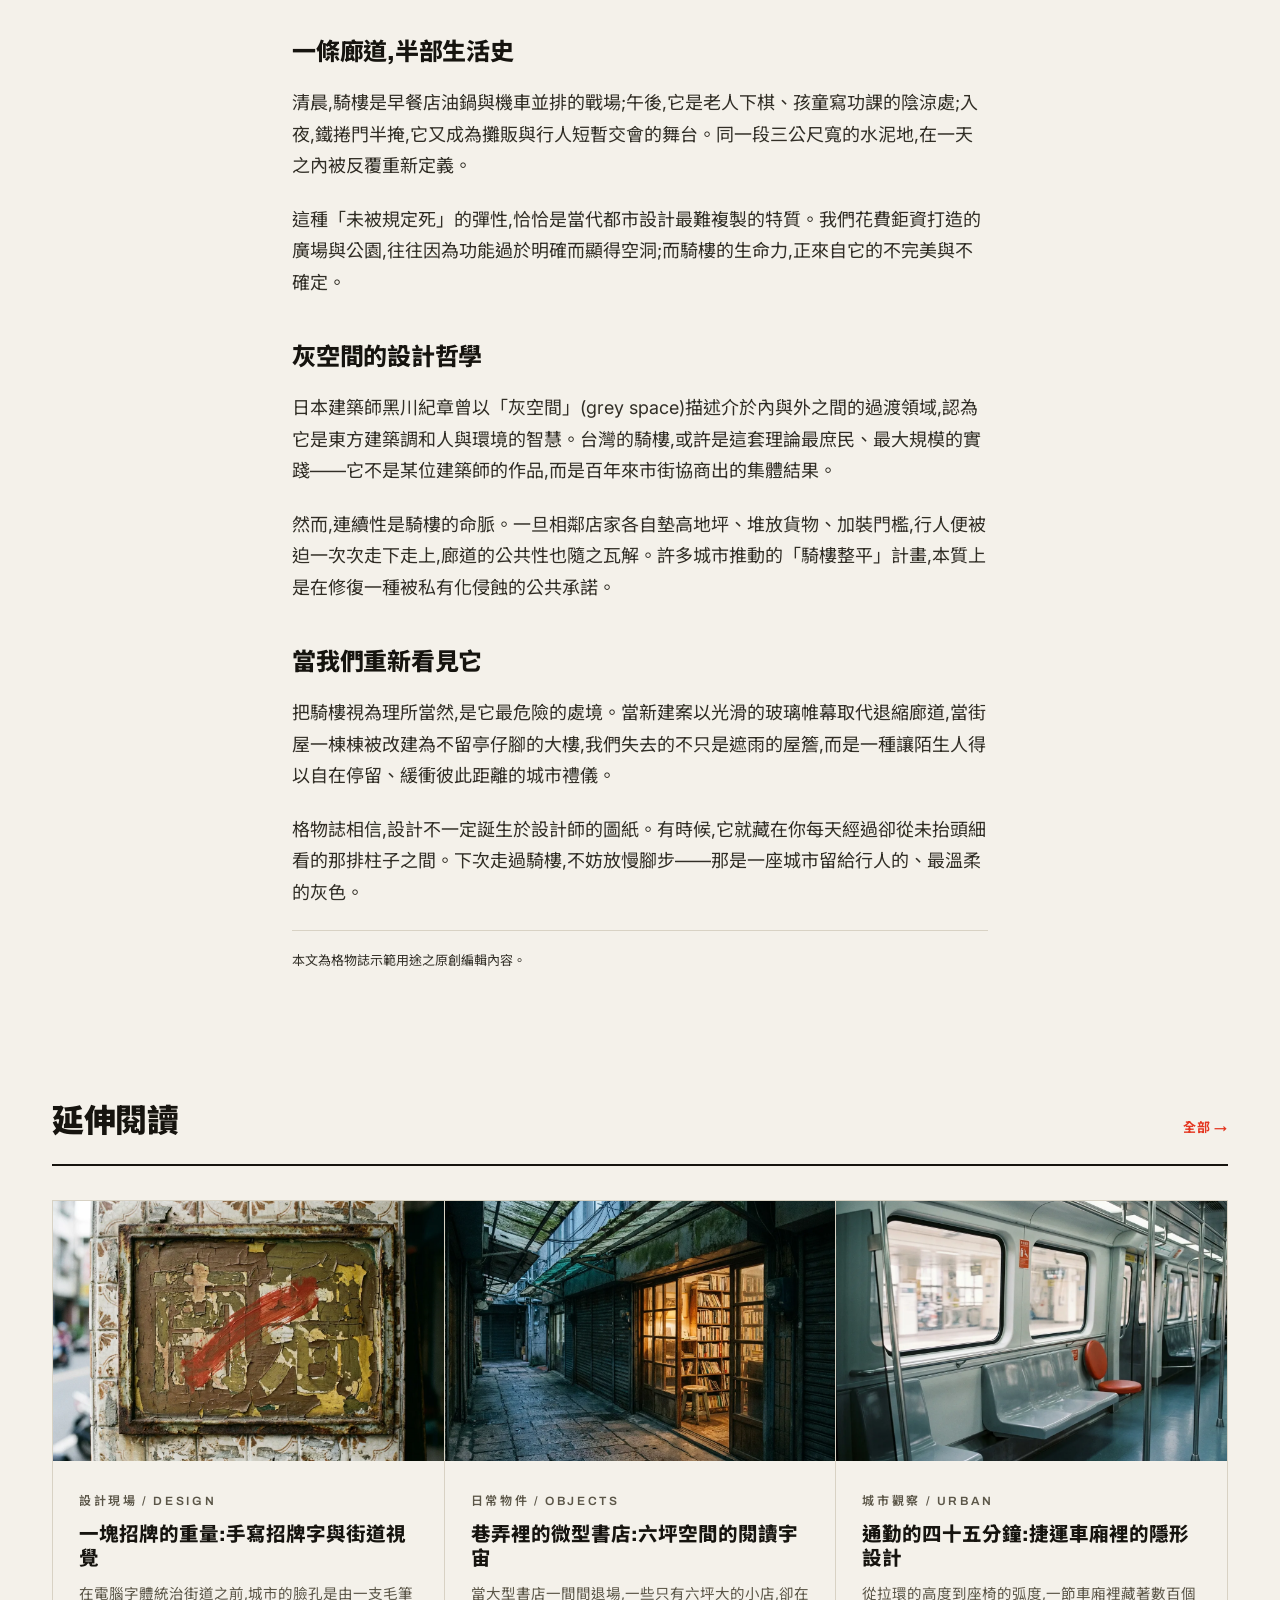
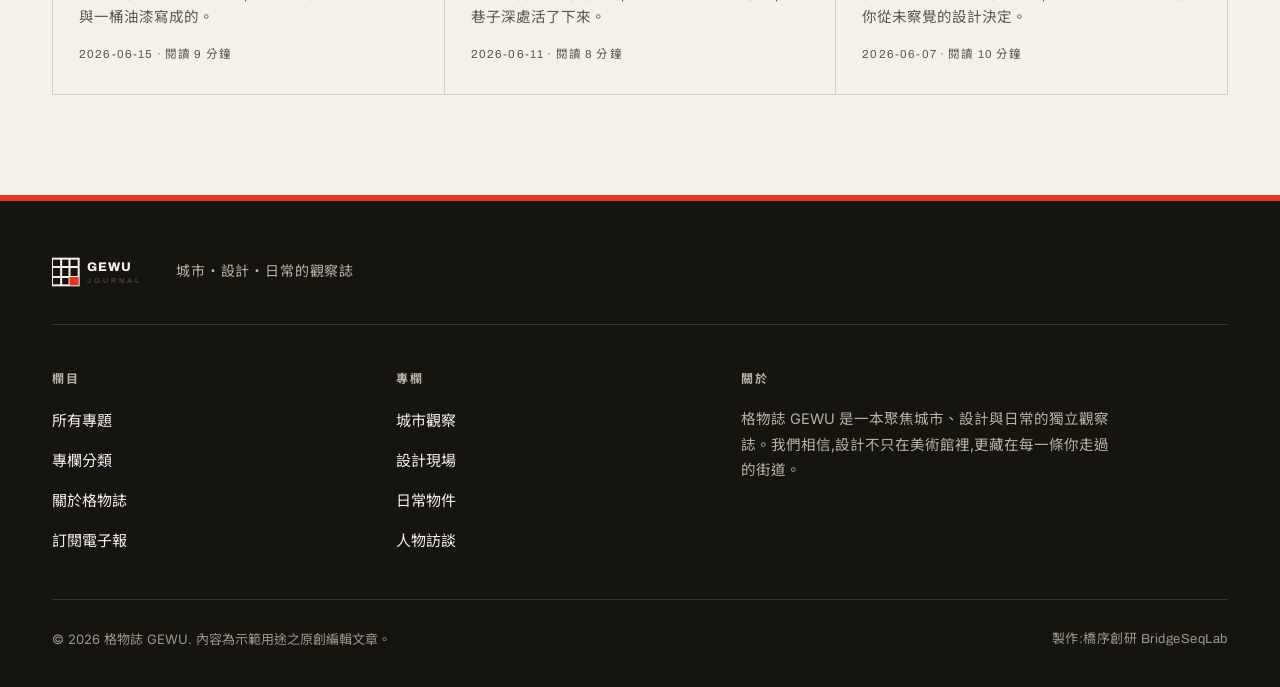
<file: article-qilou.html>
<!DOCTYPE html>
<html lang="zh-Hant">
<head>
<meta charset="UTF-8">
<meta name="viewport" content="width=device-width, initial-scale=1">
<title>騎樓下的城市記憶:台灣街屋的灰空間 — 格物誌 GEWU</title>
<meta name="description" content="它不完全屬於室內,也不完全屬於街道。一條連續的廊道,如何成為台灣城市最誠實的公共客廳。">
<meta name="keywords" content="騎樓,街屋,灰空間,台灣城市,公共空間,都市設計,亭仔腳">
<meta name="author" content="格物誌 GEWU">
<link rel="canonical" href="https://izzo24.github.io/gewu-journal/article-qilou.html">
<meta name="robots" content="index, follow">
<meta property="og:site_name" content="格物誌 GEWU">
<meta property="og:locale" content="zh_TW">
<meta property="og:type" content="article">
<meta property="og:title" content="騎樓下的城市記憶:台灣街屋的灰空間 — 格物誌 GEWU">
<meta property="og:description" content="它不完全屬於室內,也不完全屬於街道。一條連續的廊道,如何成為台灣城市最誠實的公共客廳。">
<meta property="og:url" content="https://izzo24.github.io/gewu-journal/article-qilou.html">
<meta property="og:image" content="https://izzo24.github.io/gewu-journal/images/hero-qilou.webp">
<meta name="twitter:card" content="summary_large_image">
<meta name="twitter:title" content="騎樓下的城市記憶:台灣街屋的灰空間 — 格物誌 GEWU">
<meta name="twitter:description" content="它不完全屬於室內,也不完全屬於街道。一條連續的廊道,如何成為台灣城市最誠實的公共客廳。">
<meta name="twitter:image" content="https://izzo24.github.io/gewu-journal/images/hero-qilou.webp">
<meta name="theme-color" content="#16140F">
<link rel="icon" href="./images/favicon.svg" type="image/svg+xml">
<link rel="preconnect" href="https://fonts.googleapis.com">
<link rel="preconnect" href="https://fonts.gstatic.com" crossorigin>
<link href="https://fonts.googleapis.com/css2?family=Archivo:wght@400;500;600;800;900&family=Inter:wght@400;500;600&family=Noto+Sans+TC:wght@400;500;700;900&display=swap" rel="stylesheet">
<link rel="stylesheet" href="./css/style.css">
<script type="application/ld+json">{"@context": "https://schema.org", "@type": "Article", "headline": "騎樓下的城市記憶:台灣街屋的灰空間", "description": "它不完全屬於室內,也不完全屬於街道。一條連續的廊道,如何成為台灣城市最誠實的公共客廳。", "image": "https://izzo24.github.io/gewu-journal/images/hero-qilou.webp", "inLanguage": "zh-Hant", "datePublished": "2026-06-18", "dateModified": "2026-06-18", "articleSection": "城市觀察", "keywords": "騎樓,街屋,灰空間,台灣城市,公共空間,都市設計,亭仔腳", "author": {"@type": "Organization", "name": "格物誌 GEWU 編輯部"}, "publisher": {"@type": "Organization", "name": "格物誌 GEWU", "logo": {"@type": "ImageObject", "url": "https://izzo24.github.io/gewu-journal/images/favicon.svg"}}, "mainEntityOfPage": {"@type": "WebPage", "@id": "https://izzo24.github.io/gewu-journal/article-qilou.html"}}</script>
<script type="application/ld+json">{"@context": "https://schema.org", "@type": "BreadcrumbList", "itemListElement": [{"@type": "ListItem", "position": 1, "name": "首頁", "item": "https://izzo24.github.io/gewu-journal/"}, {"@type": "ListItem", "position": 2, "name": "專題", "item": "https://izzo24.github.io/gewu-journal/articles.html"}, {"@type": "ListItem", "position": 3, "name": "騎樓下的城市記憶:台灣街屋的灰空間", "item": "https://izzo24.github.io/gewu-journal/article-qilou.html"}]}</script>
<script type="application/ld+json">{"@context": "https://schema.org", "@type": "NewsMediaOrganization", "name": "格物誌 GEWU", "url": "https://izzo24.github.io/gewu-journal/", "logo": "https://izzo24.github.io/gewu-journal/images/favicon.svg", "description": "格物誌 GEWU 是一本聚焦城市、設計與日常的繁體中文獨立觀察誌,以紀實攝影與長文書寫,記錄台灣街道裡被忽略的設計細節。", "inLanguage": "zh-Hant", "sameAs": []}</script>
</head>
<body>
<header class="site-head"><div class="wrap head-inner"><a class="brand" href="./index.html" aria-label="格物誌 GEWU 首頁"><svg class="logo-mark" viewBox="0 0 120 36" role="img" aria-label="格物誌 GEWU" xmlns="http://www.w3.org/2000/svg"><rect x="0" y="2" width="32" height="32" fill="none" stroke="currentColor" stroke-width="2.4"/><line x1="0" y1="12" x2="32" y2="12" stroke="currentColor" stroke-width="2.4"/><line x1="0" y1="24" x2="32" y2="24" stroke="currentColor" stroke-width="2.4"/><line x1="11" y1="2" x2="11" y2="34" stroke="currentColor" stroke-width="2.4"/><line x1="21" y1="2" x2="21" y2="34" stroke="currentColor" stroke-width="2.4"/><rect x="21" y="24" width="11" height="10" fill="var(--red)"/><text x="42" y="17" font-family="Archivo, sans-serif" font-weight="800" font-size="15" letter-spacing="1" fill="currentColor">GEWU</text><text x="42" y="31" font-family="Archivo, sans-serif" font-weight="500" font-size="8.5" letter-spacing="3.5" fill="var(--ink-soft)">JOURNAL</text></svg></a><button class="nav-toggle" aria-label="開啟選單" aria-expanded="false"><span></span><span></span><span></span></button><nav class="site-nav" aria-label="主選單"><ul><li><a href="./index.html"><span class="nav-zh">首頁</span><span class="nav-en">Index</span></a></li><li><a href="./articles.html"><span class="nav-zh">專題</span><span class="nav-en">Features</span></a></li><li><a href="./columns.html"><span class="nav-zh">專欄</span><span class="nav-en">Columns</span></a></li><li><a href="./about.html"><span class="nav-zh">關於</span><span class="nav-en">About</span></a></li><li><a href="./subscribe.html"><span class="nav-zh">訂閱</span><span class="nav-en">Subscribe</span></a></li></ul></nav></div><div class="head-rule"></div></header>
<main>
<article class="post">
<header class="post-head wrap-narrow"><nav class="crumb" aria-label="麵包屑"><a href="./index.html">首頁</a> / <a href="./articles.html">專題</a> / <span>城市觀察</span></nav><span class="kicker red">城市觀察 / URBAN</span><h1 class="post-title">騎樓下的城市記憶:台灣街屋的灰空間</h1><p class="post-sub">它不完全屬於室內,也不完全屬於街道。一條連續的廊道,如何成為台灣城市最誠實的公共客廳。</p><div class="post-meta"><span>2026-06-18</span><span class="dot"></span><span>閱讀 12 分鐘</span><span class="dot"></span><span>格物誌編輯部</span></div></header>
<figure class="post-hero wrap"><img src="./images/hero-qilou.webp" alt="騎樓下的城市記憶:台灣街屋的灰空間" width="1280" height="853"><figcaption>攝影示意 — 由 AI 生成之編輯插圖</figcaption></figure>
<div class="post-body wrap-narrow"><p>走進台灣任何一座城市的舊街區,你幾乎不可能淋到一整段路的雨。那道由連續柱列撐起、退縮於建築立面之內的廊道——我們稱它騎樓,閩南語喚作「亭仔腳」——是這座島嶼最日常、也最被視而不見的設計。</p>
<p>騎樓既不完全屬於屋主的室內,也不完全屬於市府管轄的街道。它是一段曖昧的「灰空間」:法律上是私人產權,使用上卻是公共通道。正是這份曖昧,讓它承載了遠超過遮陽避雨的功能。</p>
<h2>一條廊道,半部生活史</h2>
<p>清晨,騎樓是早餐店油鍋與機車並排的戰場;午後,它是老人下棋、孩童寫功課的陰涼處;入夜,鐵捲門半掩,它又成為攤販與行人短暫交會的舞台。同一段三公尺寬的水泥地,在一天之內被反覆重新定義。</p>
<p>這種「未被規定死」的彈性,恰恰是當代都市設計最難複製的特質。我們花費鉅資打造的廣場與公園,往往因為功能過於明確而顯得空洞;而騎樓的生命力,正來自它的不完美與不確定。</p>
<h2>灰空間的設計哲學</h2>
<p>日本建築師黑川紀章曾以「灰空間」(grey space)描述介於內與外之間的過渡領域,認為它是東方建築調和人與環境的智慧。台灣的騎樓,或許是這套理論最庶民、最大規模的實踐——它不是某位建築師的作品,而是百年來市街協商出的集體結果。</p>
<p>然而,連續性是騎樓的命脈。一旦相鄰店家各自墊高地坪、堆放貨物、加裝門檻,行人便被迫一次次走下走上,廊道的公共性也隨之瓦解。許多城市推動的「騎樓整平」計畫,本質上是在修復一種被私有化侵蝕的公共承諾。</p>
<h2>當我們重新看見它</h2>
<p>把騎樓視為理所當然,是它最危險的處境。當新建案以光滑的玻璃帷幕取代退縮廊道,當街屋一棟棟被改建為不留亭仔腳的大樓,我們失去的不只是遮雨的屋簷,而是一種讓陌生人得以自在停留、緩衝彼此距離的城市禮儀。</p>
<p>格物誌相信,設計不一定誕生於設計師的圖紙。有時候,它就藏在你每天經過卻從未抬頭細看的那排柱子之間。下次走過騎樓,不妨放慢腳步——那是一座城市留給行人的、最溫柔的灰色。</p>
<p class="post-credit">本文為格物誌示範用途之原創編輯內容。</p></div>
</article>
<section class="section wrap"><div class="section-head"><h2 class="sect-title">延伸閱讀</h2><a class="sect-more" href="./articles.html">全部 →</a></div><div class="grid grid-3">
<article class="card"><a href="./article-signboard.html" class="card-link"><div class="card-media"><img src="./images/sign.webp" alt="一塊招牌的重量:手寫招牌字與街道視覺" loading="lazy" width="800" height="533"></div><div class="card-body"><span class="kicker">設計現場 / DESIGN</span><h3 class="card-title">一塊招牌的重量:手寫招牌字與街道視覺</h3><p class="card-sub">在電腦字體統治街道之前,城市的臉孔是由一支毛筆與一桶油漆寫成的。</p><span class="card-meta">2026-06-15 · 閱讀 9 分鐘</span></div></a></article>
<article class="card"><a href="./article-bookstore.html" class="card-link"><div class="card-media"><img src="./images/bookstore.webp" alt="巷弄裡的微型書店:六坪空間的閱讀宇宙" loading="lazy" width="800" height="533"></div><div class="card-body"><span class="kicker">日常物件 / OBJECTS</span><h3 class="card-title">巷弄裡的微型書店:六坪空間的閱讀宇宙</h3><p class="card-sub">當大型書店一間間退場,一些只有六坪大的小店,卻在巷子深處活了下來。</p><span class="card-meta">2026-06-11 · 閱讀 8 分鐘</span></div></a></article>
<article class="card"><a href="./article-metro.html" class="card-link"><div class="card-media"><img src="./images/metro.webp" alt="通勤的四十五分鐘:捷運車廂裡的隱形設計" loading="lazy" width="800" height="533"></div><div class="card-body"><span class="kicker">城市觀察 / URBAN</span><h3 class="card-title">通勤的四十五分鐘:捷運車廂裡的隱形設計</h3><p class="card-sub">從拉環的高度到座椅的弧度,一節車廂裡藏著數百個你從未察覺的設計決定。</p><span class="card-meta">2026-06-07 · 閱讀 10 分鐘</span></div></a></article>
</div></section>
</main>
<footer class="site-foot"><div class="foot-bar"></div><div class="wrap"><div class="foot-top"><a class="brand foot-brand" href="./index.html"><svg class="logo-mark foot-logo" viewBox="0 0 120 36" role="img" aria-label="格物誌 GEWU" xmlns="http://www.w3.org/2000/svg"><rect x="0" y="2" width="32" height="32" fill="none" stroke="currentColor" stroke-width="2.4"/><line x1="0" y1="12" x2="32" y2="12" stroke="currentColor" stroke-width="2.4"/><line x1="0" y1="24" x2="32" y2="24" stroke="currentColor" stroke-width="2.4"/><line x1="11" y1="2" x2="11" y2="34" stroke="currentColor" stroke-width="2.4"/><line x1="21" y1="2" x2="21" y2="34" stroke="currentColor" stroke-width="2.4"/><rect x="21" y="24" width="11" height="10" fill="var(--red)"/><text x="42" y="17" font-family="Archivo, sans-serif" font-weight="800" font-size="15" letter-spacing="1" fill="currentColor">GEWU</text><text x="42" y="31" font-family="Archivo, sans-serif" font-weight="500" font-size="8.5" letter-spacing="3.5" fill="var(--ink-soft)">JOURNAL</text></svg></a><p class="foot-tag">城市・設計・日常的觀察誌</p></div><div class="foot-grid">
    <div class="foot-col">
      <h3>欄目</h3>
      <ul><li><a href="./articles.html">所有專題</a></li><li><a href="./columns.html">專欄分類</a></li><li><a href="./about.html">關於格物誌</a></li><li><a href="./subscribe.html">訂閱電子報</a></li></ul>
    </div>
    <div class="foot-col">
      <h3>專欄</h3>
      <ul><li><a href="./columns.html#urban">城市觀察</a></li><li><a href="./columns.html#design">設計現場</a></li><li><a href="./columns.html#objects">日常物件</a></li><li><a href="./columns.html#people">人物訪談</a></li></ul>
    </div>
    <div class="foot-col foot-about">
      <h3>關於</h3>
      <p>格物誌 GEWU 是一本聚焦城市、設計與日常的獨立觀察誌。我們相信,設計不只在美術館裡,更藏在每一條你走過的街道。</p>
    </div>
    </div><div class="foot-bottom"><p>&copy; 2026 格物誌 GEWU. 內容為示範用途之原創編輯文章。</p><p class="credit">製作:橋序創研 BridgeSeqLab</p></div></div></footer>
<script src="./js/main.js"></script>
</body>
</html>
</file>
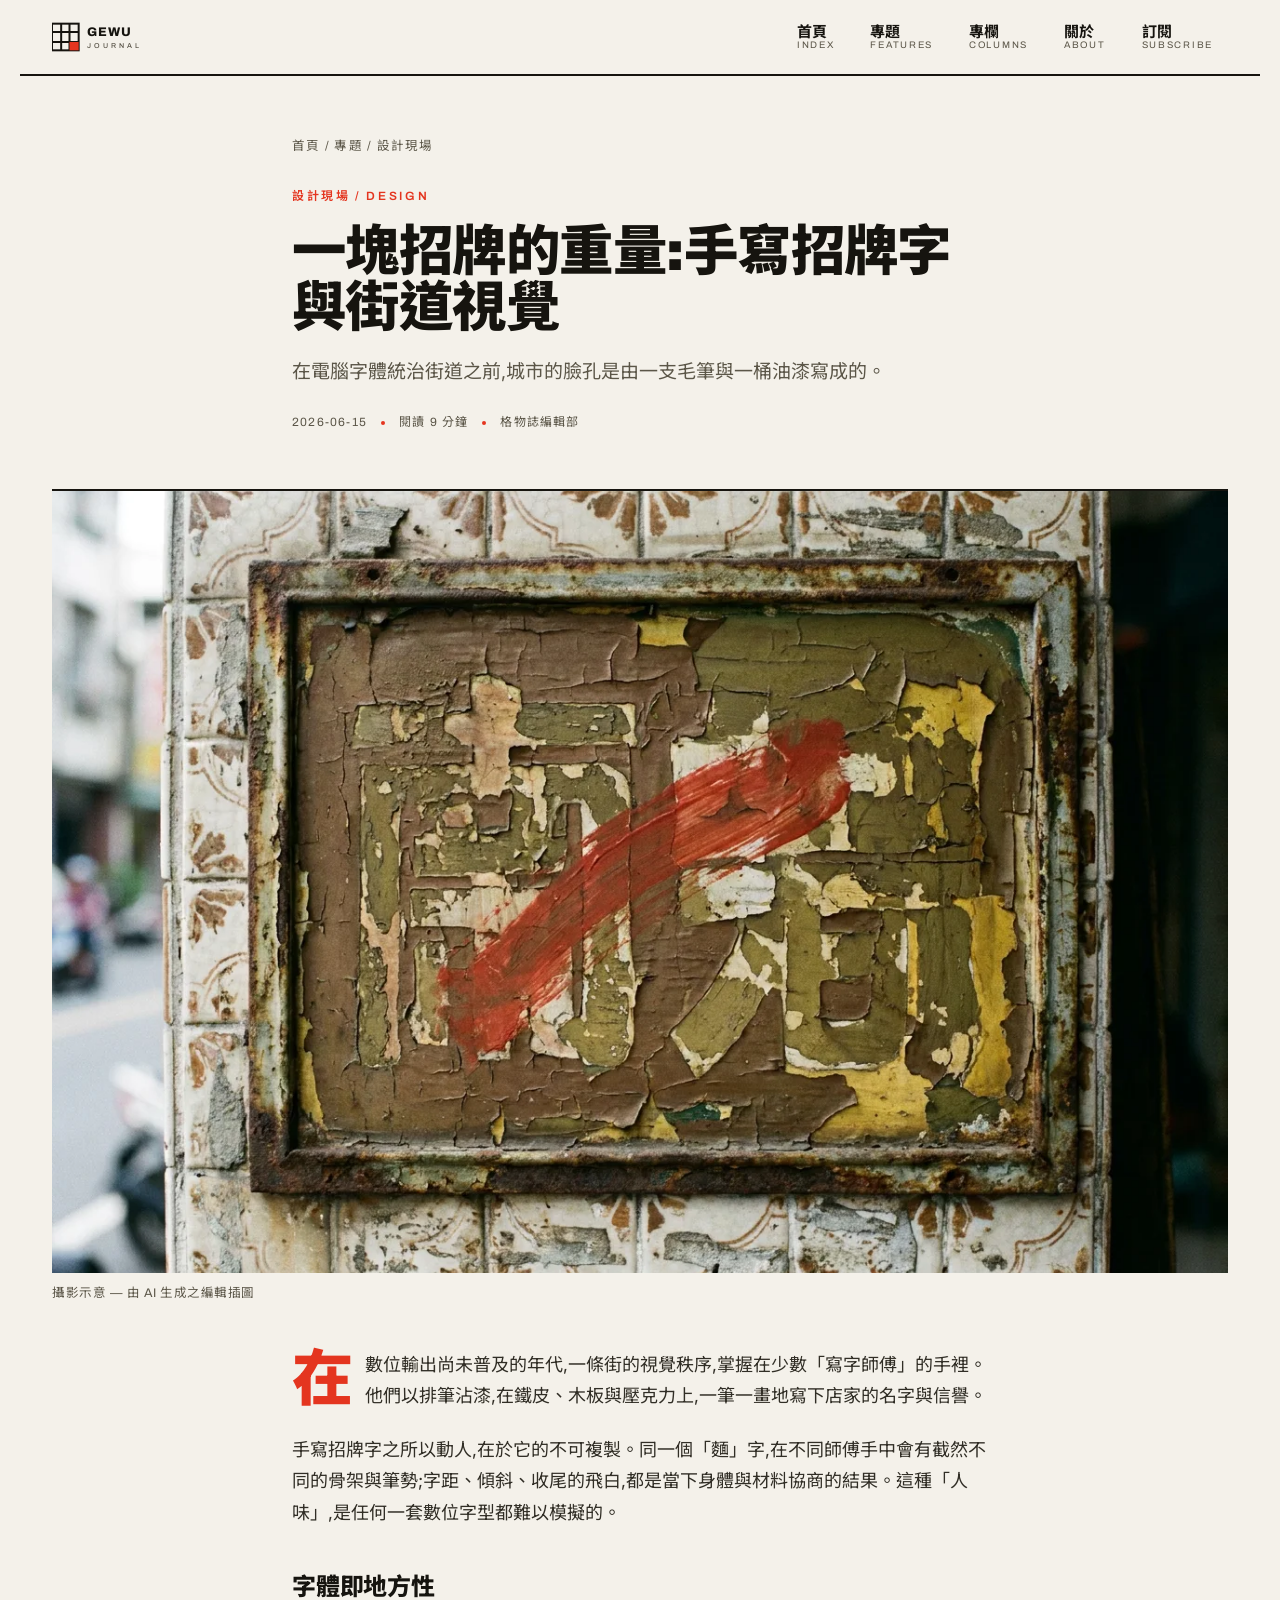
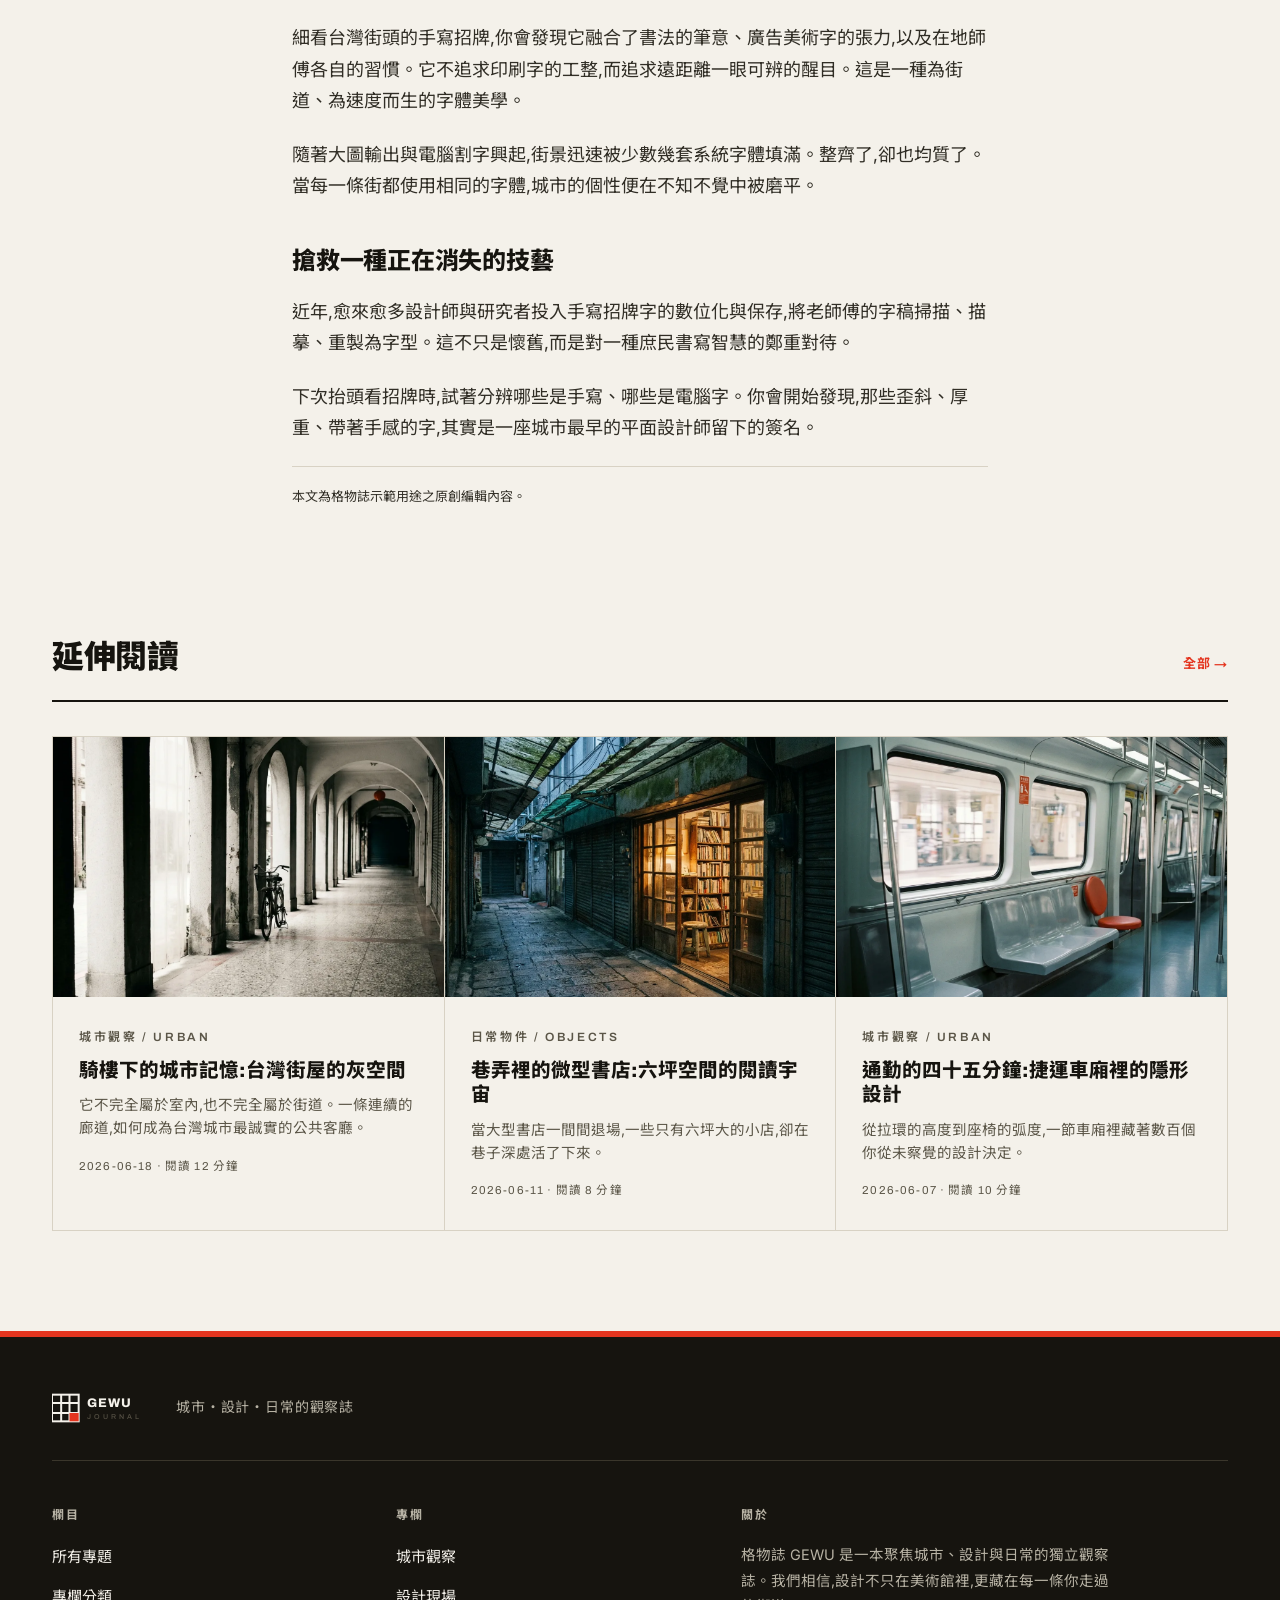
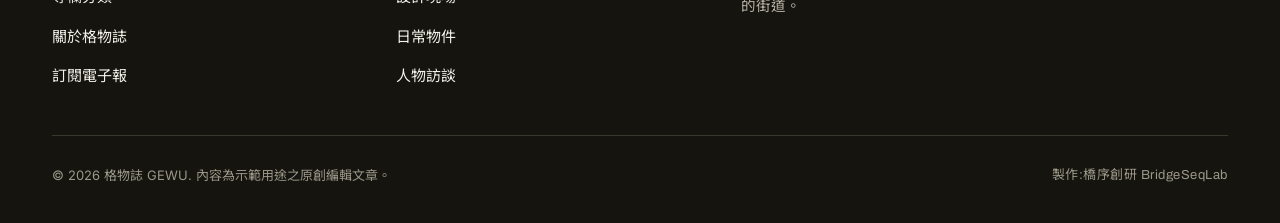
<file: article-signboard.html>
<!DOCTYPE html>
<html lang="zh-Hant">
<head>
<meta charset="UTF-8">
<meta name="viewport" content="width=device-width, initial-scale=1">
<title>一塊招牌的重量:手寫招牌字與街道視覺 — 格物誌 GEWU</title>
<meta name="description" content="在電腦字體統治街道之前,城市的臉孔是由一支毛筆與一桶油漆寫成的。">
<meta name="keywords" content="手寫招牌,招牌字,字體設計,街道視覺,看板,台灣設計,書寫文化">
<meta name="author" content="格物誌 GEWU">
<link rel="canonical" href="https://izzo24.github.io/gewu-journal/article-signboard.html">
<meta name="robots" content="index, follow">
<meta property="og:site_name" content="格物誌 GEWU">
<meta property="og:locale" content="zh_TW">
<meta property="og:type" content="article">
<meta property="og:title" content="一塊招牌的重量:手寫招牌字與街道視覺 — 格物誌 GEWU">
<meta property="og:description" content="在電腦字體統治街道之前,城市的臉孔是由一支毛筆與一桶油漆寫成的。">
<meta property="og:url" content="https://izzo24.github.io/gewu-journal/article-signboard.html">
<meta property="og:image" content="https://izzo24.github.io/gewu-journal/images/hero-qilou.webp">
<meta name="twitter:card" content="summary_large_image">
<meta name="twitter:title" content="一塊招牌的重量:手寫招牌字與街道視覺 — 格物誌 GEWU">
<meta name="twitter:description" content="在電腦字體統治街道之前,城市的臉孔是由一支毛筆與一桶油漆寫成的。">
<meta name="twitter:image" content="https://izzo24.github.io/gewu-journal/images/hero-qilou.webp">
<meta name="theme-color" content="#16140F">
<link rel="icon" href="./images/favicon.svg" type="image/svg+xml">
<link rel="preconnect" href="https://fonts.googleapis.com">
<link rel="preconnect" href="https://fonts.gstatic.com" crossorigin>
<link href="https://fonts.googleapis.com/css2?family=Archivo:wght@400;500;600;800;900&family=Inter:wght@400;500;600&family=Noto+Sans+TC:wght@400;500;700;900&display=swap" rel="stylesheet">
<link rel="stylesheet" href="./css/style.css">
<script type="application/ld+json">{"@context": "https://schema.org", "@type": "Article", "headline": "一塊招牌的重量:手寫招牌字與街道視覺", "description": "在電腦字體統治街道之前,城市的臉孔是由一支毛筆與一桶油漆寫成的。", "image": "https://izzo24.github.io/gewu-journal/images/sign.webp", "inLanguage": "zh-Hant", "datePublished": "2026-06-15", "dateModified": "2026-06-15", "articleSection": "設計現場", "keywords": "手寫招牌,招牌字,字體設計,街道視覺,看板,台灣設計,書寫文化", "author": {"@type": "Organization", "name": "格物誌 GEWU 編輯部"}, "publisher": {"@type": "Organization", "name": "格物誌 GEWU", "logo": {"@type": "ImageObject", "url": "https://izzo24.github.io/gewu-journal/images/favicon.svg"}}, "mainEntityOfPage": {"@type": "WebPage", "@id": "https://izzo24.github.io/gewu-journal/article-signboard.html"}}</script>
<script type="application/ld+json">{"@context": "https://schema.org", "@type": "BreadcrumbList", "itemListElement": [{"@type": "ListItem", "position": 1, "name": "首頁", "item": "https://izzo24.github.io/gewu-journal/"}, {"@type": "ListItem", "position": 2, "name": "專題", "item": "https://izzo24.github.io/gewu-journal/articles.html"}, {"@type": "ListItem", "position": 3, "name": "一塊招牌的重量:手寫招牌字與街道視覺", "item": "https://izzo24.github.io/gewu-journal/article-signboard.html"}]}</script>
<script type="application/ld+json">{"@context": "https://schema.org", "@type": "NewsMediaOrganization", "name": "格物誌 GEWU", "url": "https://izzo24.github.io/gewu-journal/", "logo": "https://izzo24.github.io/gewu-journal/images/favicon.svg", "description": "格物誌 GEWU 是一本聚焦城市、設計與日常的繁體中文獨立觀察誌,以紀實攝影與長文書寫,記錄台灣街道裡被忽略的設計細節。", "inLanguage": "zh-Hant", "sameAs": []}</script>
</head>
<body>
<header class="site-head"><div class="wrap head-inner"><a class="brand" href="./index.html" aria-label="格物誌 GEWU 首頁"><svg class="logo-mark" viewBox="0 0 120 36" role="img" aria-label="格物誌 GEWU" xmlns="http://www.w3.org/2000/svg"><rect x="0" y="2" width="32" height="32" fill="none" stroke="currentColor" stroke-width="2.4"/><line x1="0" y1="12" x2="32" y2="12" stroke="currentColor" stroke-width="2.4"/><line x1="0" y1="24" x2="32" y2="24" stroke="currentColor" stroke-width="2.4"/><line x1="11" y1="2" x2="11" y2="34" stroke="currentColor" stroke-width="2.4"/><line x1="21" y1="2" x2="21" y2="34" stroke="currentColor" stroke-width="2.4"/><rect x="21" y="24" width="11" height="10" fill="var(--red)"/><text x="42" y="17" font-family="Archivo, sans-serif" font-weight="800" font-size="15" letter-spacing="1" fill="currentColor">GEWU</text><text x="42" y="31" font-family="Archivo, sans-serif" font-weight="500" font-size="8.5" letter-spacing="3.5" fill="var(--ink-soft)">JOURNAL</text></svg></a><button class="nav-toggle" aria-label="開啟選單" aria-expanded="false"><span></span><span></span><span></span></button><nav class="site-nav" aria-label="主選單"><ul><li><a href="./index.html"><span class="nav-zh">首頁</span><span class="nav-en">Index</span></a></li><li><a href="./articles.html"><span class="nav-zh">專題</span><span class="nav-en">Features</span></a></li><li><a href="./columns.html"><span class="nav-zh">專欄</span><span class="nav-en">Columns</span></a></li><li><a href="./about.html"><span class="nav-zh">關於</span><span class="nav-en">About</span></a></li><li><a href="./subscribe.html"><span class="nav-zh">訂閱</span><span class="nav-en">Subscribe</span></a></li></ul></nav></div><div class="head-rule"></div></header>
<main>
<article class="post">
<header class="post-head wrap-narrow"><nav class="crumb" aria-label="麵包屑"><a href="./index.html">首頁</a> / <a href="./articles.html">專題</a> / <span>設計現場</span></nav><span class="kicker red">設計現場 / DESIGN</span><h1 class="post-title">一塊招牌的重量:手寫招牌字與街道視覺</h1><p class="post-sub">在電腦字體統治街道之前,城市的臉孔是由一支毛筆與一桶油漆寫成的。</p><div class="post-meta"><span>2026-06-15</span><span class="dot"></span><span>閱讀 9 分鐘</span><span class="dot"></span><span>格物誌編輯部</span></div></header>
<figure class="post-hero wrap"><img src="./images/sign.webp" alt="一塊招牌的重量:手寫招牌字與街道視覺" width="1280" height="853"><figcaption>攝影示意 — 由 AI 生成之編輯插圖</figcaption></figure>
<div class="post-body wrap-narrow"><p>在數位輸出尚未普及的年代,一條街的視覺秩序,掌握在少數「寫字師傅」的手裡。他們以排筆沾漆,在鐵皮、木板與壓克力上,一筆一畫地寫下店家的名字與信譽。</p>
<p>手寫招牌字之所以動人,在於它的不可複製。同一個「麵」字,在不同師傅手中會有截然不同的骨架與筆勢;字距、傾斜、收尾的飛白,都是當下身體與材料協商的結果。這種「人味」,是任何一套數位字型都難以模擬的。</p>
<h2>字體即地方性</h2>
<p>細看台灣街頭的手寫招牌,你會發現它融合了書法的筆意、廣告美術字的張力,以及在地師傅各自的習慣。它不追求印刷字的工整,而追求遠距離一眼可辨的醒目。這是一種為街道、為速度而生的字體美學。</p>
<p>隨著大圖輸出與電腦割字興起,街景迅速被少數幾套系統字體填滿。整齊了,卻也均質了。當每一條街都使用相同的字體,城市的個性便在不知不覺中被磨平。</p>
<h2>搶救一種正在消失的技藝</h2>
<p>近年,愈來愈多設計師與研究者投入手寫招牌字的數位化與保存,將老師傅的字稿掃描、描摹、重製為字型。這不只是懷舊,而是對一種庶民書寫智慧的鄭重對待。</p>
<p>下次抬頭看招牌時,試著分辨哪些是手寫、哪些是電腦字。你會開始發現,那些歪斜、厚重、帶著手感的字,其實是一座城市最早的平面設計師留下的簽名。</p>
<p class="post-credit">本文為格物誌示範用途之原創編輯內容。</p></div>
</article>
<section class="section wrap"><div class="section-head"><h2 class="sect-title">延伸閱讀</h2><a class="sect-more" href="./articles.html">全部 →</a></div><div class="grid grid-3">
<article class="card"><a href="./article-qilou.html" class="card-link"><div class="card-media"><img src="./images/hero-qilou.webp" alt="騎樓下的城市記憶:台灣街屋的灰空間" loading="lazy" width="800" height="533"></div><div class="card-body"><span class="kicker">城市觀察 / URBAN</span><h3 class="card-title">騎樓下的城市記憶:台灣街屋的灰空間</h3><p class="card-sub">它不完全屬於室內,也不完全屬於街道。一條連續的廊道,如何成為台灣城市最誠實的公共客廳。</p><span class="card-meta">2026-06-18 · 閱讀 12 分鐘</span></div></a></article>
<article class="card"><a href="./article-bookstore.html" class="card-link"><div class="card-media"><img src="./images/bookstore.webp" alt="巷弄裡的微型書店:六坪空間的閱讀宇宙" loading="lazy" width="800" height="533"></div><div class="card-body"><span class="kicker">日常物件 / OBJECTS</span><h3 class="card-title">巷弄裡的微型書店:六坪空間的閱讀宇宙</h3><p class="card-sub">當大型書店一間間退場,一些只有六坪大的小店,卻在巷子深處活了下來。</p><span class="card-meta">2026-06-11 · 閱讀 8 分鐘</span></div></a></article>
<article class="card"><a href="./article-metro.html" class="card-link"><div class="card-media"><img src="./images/metro.webp" alt="通勤的四十五分鐘:捷運車廂裡的隱形設計" loading="lazy" width="800" height="533"></div><div class="card-body"><span class="kicker">城市觀察 / URBAN</span><h3 class="card-title">通勤的四十五分鐘:捷運車廂裡的隱形設計</h3><p class="card-sub">從拉環的高度到座椅的弧度,一節車廂裡藏著數百個你從未察覺的設計決定。</p><span class="card-meta">2026-06-07 · 閱讀 10 分鐘</span></div></a></article>
</div></section>
</main>
<footer class="site-foot"><div class="foot-bar"></div><div class="wrap"><div class="foot-top"><a class="brand foot-brand" href="./index.html"><svg class="logo-mark foot-logo" viewBox="0 0 120 36" role="img" aria-label="格物誌 GEWU" xmlns="http://www.w3.org/2000/svg"><rect x="0" y="2" width="32" height="32" fill="none" stroke="currentColor" stroke-width="2.4"/><line x1="0" y1="12" x2="32" y2="12" stroke="currentColor" stroke-width="2.4"/><line x1="0" y1="24" x2="32" y2="24" stroke="currentColor" stroke-width="2.4"/><line x1="11" y1="2" x2="11" y2="34" stroke="currentColor" stroke-width="2.4"/><line x1="21" y1="2" x2="21" y2="34" stroke="currentColor" stroke-width="2.4"/><rect x="21" y="24" width="11" height="10" fill="var(--red)"/><text x="42" y="17" font-family="Archivo, sans-serif" font-weight="800" font-size="15" letter-spacing="1" fill="currentColor">GEWU</text><text x="42" y="31" font-family="Archivo, sans-serif" font-weight="500" font-size="8.5" letter-spacing="3.5" fill="var(--ink-soft)">JOURNAL</text></svg></a><p class="foot-tag">城市・設計・日常的觀察誌</p></div><div class="foot-grid">
    <div class="foot-col">
      <h3>欄目</h3>
      <ul><li><a href="./articles.html">所有專題</a></li><li><a href="./columns.html">專欄分類</a></li><li><a href="./about.html">關於格物誌</a></li><li><a href="./subscribe.html">訂閱電子報</a></li></ul>
    </div>
    <div class="foot-col">
      <h3>專欄</h3>
      <ul><li><a href="./columns.html#urban">城市觀察</a></li><li><a href="./columns.html#design">設計現場</a></li><li><a href="./columns.html#objects">日常物件</a></li><li><a href="./columns.html#people">人物訪談</a></li></ul>
    </div>
    <div class="foot-col foot-about">
      <h3>關於</h3>
      <p>格物誌 GEWU 是一本聚焦城市、設計與日常的獨立觀察誌。我們相信,設計不只在美術館裡,更藏在每一條你走過的街道。</p>
    </div>
    </div><div class="foot-bottom"><p>&copy; 2026 格物誌 GEWU. 內容為示範用途之原創編輯文章。</p><p class="credit">製作:橋序創研 BridgeSeqLab</p></div></div></footer>
<script src="./js/main.js"></script>
</body>
</html>
</file>
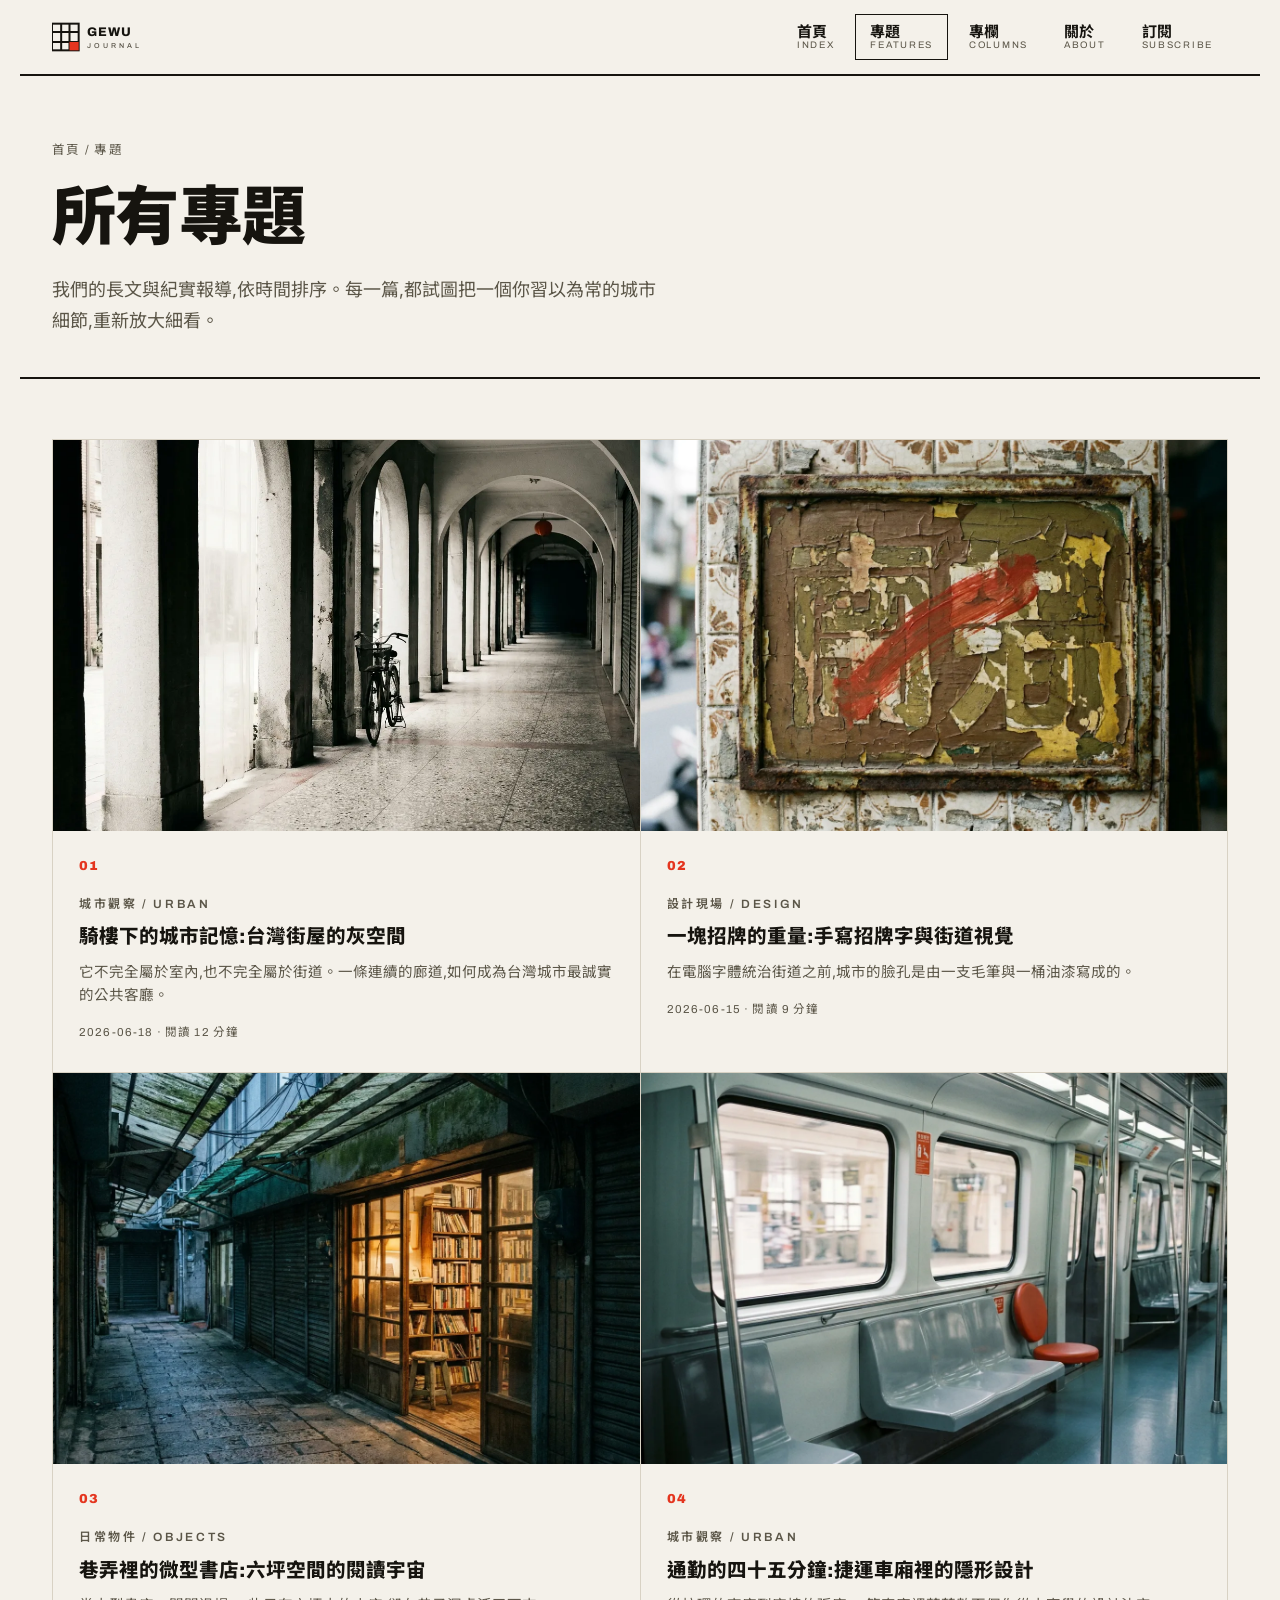
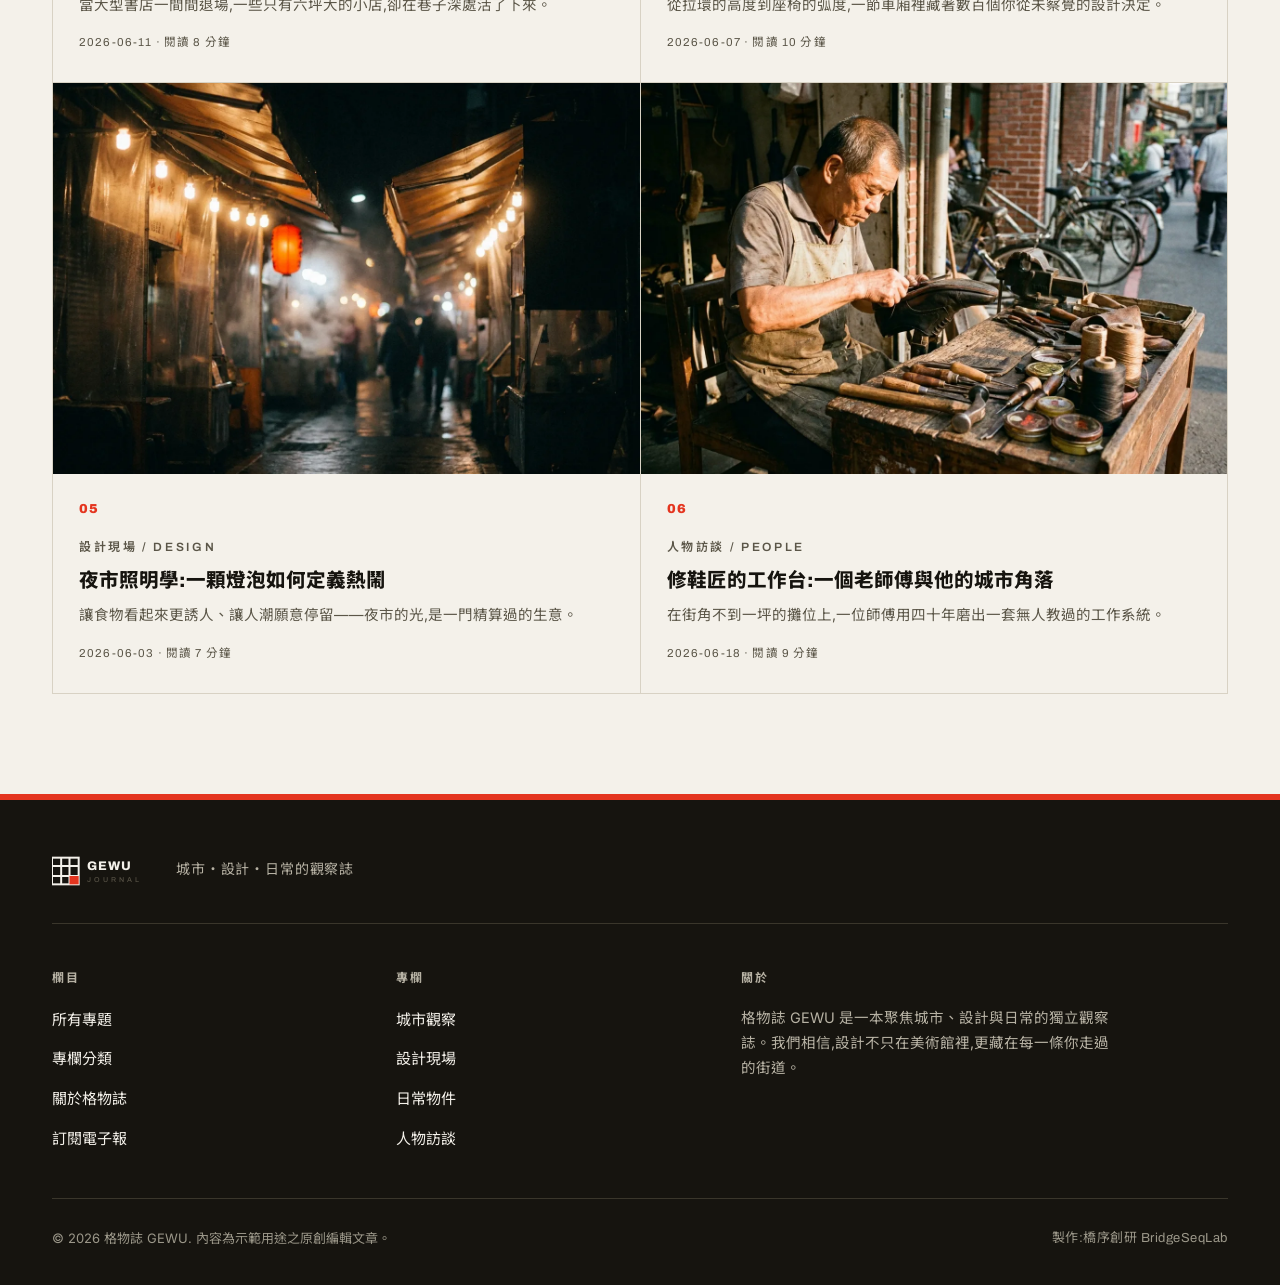
<file: articles.html>
<!DOCTYPE html>
<html lang="zh-Hant">
<head>
<meta charset="UTF-8">
<meta name="viewport" content="width=device-width, initial-scale=1">
<title>所有專題 — 格物誌 GEWU</title>
<meta name="description" content="瀏覽格物誌所有專題長文:從騎樓灰空間、手寫招牌字到夜市照明學,重新看見台灣城市裡被忽略的設計。">
<meta name="keywords" content="專題,文章列表,城市觀察,設計報導,格物誌">
<meta name="author" content="格物誌 GEWU">
<link rel="canonical" href="https://izzo24.github.io/gewu-journal/articles.html">
<meta name="robots" content="index, follow">
<meta property="og:site_name" content="格物誌 GEWU">
<meta property="og:locale" content="zh_TW">
<meta property="og:type" content="website">
<meta property="og:title" content="所有專題 — 格物誌 GEWU">
<meta property="og:description" content="瀏覽格物誌所有專題長文:從騎樓灰空間、手寫招牌字到夜市照明學,重新看見台灣城市裡被忽略的設計。">
<meta property="og:url" content="https://izzo24.github.io/gewu-journal/articles.html">
<meta property="og:image" content="https://izzo24.github.io/gewu-journal/images/hero-qilou.webp">
<meta name="twitter:card" content="summary_large_image">
<meta name="twitter:title" content="所有專題 — 格物誌 GEWU">
<meta name="twitter:description" content="瀏覽格物誌所有專題長文:從騎樓灰空間、手寫招牌字到夜市照明學,重新看見台灣城市裡被忽略的設計。">
<meta name="twitter:image" content="https://izzo24.github.io/gewu-journal/images/hero-qilou.webp">
<meta name="theme-color" content="#16140F">
<link rel="icon" href="./images/favicon.svg" type="image/svg+xml">
<link rel="preconnect" href="https://fonts.googleapis.com">
<link rel="preconnect" href="https://fonts.gstatic.com" crossorigin>
<link href="https://fonts.googleapis.com/css2?family=Archivo:wght@400;500;600;800;900&family=Inter:wght@400;500;600&family=Noto+Sans+TC:wght@400;500;700;900&display=swap" rel="stylesheet">
<link rel="stylesheet" href="./css/style.css">
<script type="application/ld+json">{"@context": "https://schema.org", "@type": "NewsMediaOrganization", "name": "格物誌 GEWU", "url": "https://izzo24.github.io/gewu-journal/", "logo": "https://izzo24.github.io/gewu-journal/images/favicon.svg", "description": "格物誌 GEWU 是一本聚焦城市、設計與日常的繁體中文獨立觀察誌,以紀實攝影與長文書寫,記錄台灣街道裡被忽略的設計細節。", "inLanguage": "zh-Hant", "sameAs": []}</script>
<script type="application/ld+json">{"@context": "https://schema.org", "@type": "BreadcrumbList", "itemListElement": [{"@type": "ListItem", "position": 1, "name": "首頁", "item": "https://izzo24.github.io/gewu-journal/"}, {"@type": "ListItem", "position": 2, "name": "專題", "item": "https://izzo24.github.io/gewu-journal/articles.html"}]}</script>
<script type="application/ld+json">{"@context": "https://schema.org", "@type": "CollectionPage", "name": "所有專題 — 格物誌", "url": "https://izzo24.github.io/gewu-journal/articles.html", "inLanguage": "zh-Hant"}</script>
</head>
<body>
<header class="site-head"><div class="wrap head-inner"><a class="brand" href="./index.html" aria-label="格物誌 GEWU 首頁"><svg class="logo-mark" viewBox="0 0 120 36" role="img" aria-label="格物誌 GEWU" xmlns="http://www.w3.org/2000/svg"><rect x="0" y="2" width="32" height="32" fill="none" stroke="currentColor" stroke-width="2.4"/><line x1="0" y1="12" x2="32" y2="12" stroke="currentColor" stroke-width="2.4"/><line x1="0" y1="24" x2="32" y2="24" stroke="currentColor" stroke-width="2.4"/><line x1="11" y1="2" x2="11" y2="34" stroke="currentColor" stroke-width="2.4"/><line x1="21" y1="2" x2="21" y2="34" stroke="currentColor" stroke-width="2.4"/><rect x="21" y="24" width="11" height="10" fill="var(--red)"/><text x="42" y="17" font-family="Archivo, sans-serif" font-weight="800" font-size="15" letter-spacing="1" fill="currentColor">GEWU</text><text x="42" y="31" font-family="Archivo, sans-serif" font-weight="500" font-size="8.5" letter-spacing="3.5" fill="var(--ink-soft)">JOURNAL</text></svg></a><button class="nav-toggle" aria-label="開啟選單" aria-expanded="false"><span></span><span></span><span></span></button><nav class="site-nav" aria-label="主選單"><ul><li><a href="./index.html"><span class="nav-zh">首頁</span><span class="nav-en">Index</span></a></li><li><a href="./articles.html" class="active"><span class="nav-zh">專題</span><span class="nav-en">Features</span></a></li><li><a href="./columns.html"><span class="nav-zh">專欄</span><span class="nav-en">Columns</span></a></li><li><a href="./about.html"><span class="nav-zh">關於</span><span class="nav-en">About</span></a></li><li><a href="./subscribe.html"><span class="nav-zh">訂閱</span><span class="nav-en">Subscribe</span></a></li></ul></nav></div><div class="head-rule"></div></header>
<main>
<section class="page-head wrap"><nav class="crumb" aria-label="麵包屑"><a href="./index.html">首頁</a> / <span>專題</span></nav><h1 class="page-title">所有專題</h1><p class="page-lede">我們的長文與紀實報導,依時間排序。每一篇,都試圖把一個你習以為常的城市細節,重新放大細看。</p></section>
<section class="section wrap"><div class="grid grid-2">
<article class="card"><a href="./article-qilou.html" class="card-link"><div class="card-media"><img src="./images/hero-qilou.webp" alt="騎樓下的城市記憶:台灣街屋的灰空間" loading="lazy" width="800" height="533"></div><div class="card-body"><span class="card-num">01</span><span class="kicker">城市觀察 / URBAN</span><h3 class="card-title">騎樓下的城市記憶:台灣街屋的灰空間</h3><p class="card-sub">它不完全屬於室內,也不完全屬於街道。一條連續的廊道,如何成為台灣城市最誠實的公共客廳。</p><span class="card-meta">2026-06-18 · 閱讀 12 分鐘</span></div></a></article>
<article class="card"><a href="./article-signboard.html" class="card-link"><div class="card-media"><img src="./images/sign.webp" alt="一塊招牌的重量:手寫招牌字與街道視覺" loading="lazy" width="800" height="533"></div><div class="card-body"><span class="card-num">02</span><span class="kicker">設計現場 / DESIGN</span><h3 class="card-title">一塊招牌的重量:手寫招牌字與街道視覺</h3><p class="card-sub">在電腦字體統治街道之前,城市的臉孔是由一支毛筆與一桶油漆寫成的。</p><span class="card-meta">2026-06-15 · 閱讀 9 分鐘</span></div></a></article>
<article class="card"><a href="./article-bookstore.html" class="card-link"><div class="card-media"><img src="./images/bookstore.webp" alt="巷弄裡的微型書店:六坪空間的閱讀宇宙" loading="lazy" width="800" height="533"></div><div class="card-body"><span class="card-num">03</span><span class="kicker">日常物件 / OBJECTS</span><h3 class="card-title">巷弄裡的微型書店:六坪空間的閱讀宇宙</h3><p class="card-sub">當大型書店一間間退場,一些只有六坪大的小店,卻在巷子深處活了下來。</p><span class="card-meta">2026-06-11 · 閱讀 8 分鐘</span></div></a></article>
<article class="card"><a href="./article-metro.html" class="card-link"><div class="card-media"><img src="./images/metro.webp" alt="通勤的四十五分鐘:捷運車廂裡的隱形設計" loading="lazy" width="800" height="533"></div><div class="card-body"><span class="card-num">04</span><span class="kicker">城市觀察 / URBAN</span><h3 class="card-title">通勤的四十五分鐘:捷運車廂裡的隱形設計</h3><p class="card-sub">從拉環的高度到座椅的弧度,一節車廂裡藏著數百個你從未察覺的設計決定。</p><span class="card-meta">2026-06-07 · 閱讀 10 分鐘</span></div></a></article>
<article class="card"><a href="./article-nightmarket.html" class="card-link"><div class="card-media"><img src="./images/nightmarket.webp" alt="夜市照明學:一顆燈泡如何定義熱鬧" loading="lazy" width="800" height="533"></div><div class="card-body"><span class="card-num">05</span><span class="kicker">設計現場 / DESIGN</span><h3 class="card-title">夜市照明學:一顆燈泡如何定義熱鬧</h3><p class="card-sub">讓食物看起來更誘人、讓人潮願意停留——夜市的光,是一門精算過的生意。</p><span class="card-meta">2026-06-03 · 閱讀 7 分鐘</span></div></a></article>
<article class="card"><a href="./article-cobbler.html" class="card-link"><div class="card-media"><img src="./images/cobbler.webp" alt="修鞋匠的工作台:一個老師傅與他的城市角落" loading="lazy" width="800" height="533"></div><div class="card-body"><span class="card-num">06</span><span class="kicker">人物訪談 / PEOPLE</span><h3 class="card-title">修鞋匠的工作台:一個老師傅與他的城市角落</h3><p class="card-sub">在街角不到一坪的攤位上,一位師傅用四十年磨出一套無人教過的工作系統。</p><span class="card-meta">2026-06-18 · 閱讀 9 分鐘</span></div></a></article>
</div></section>
</main>
<footer class="site-foot"><div class="foot-bar"></div><div class="wrap"><div class="foot-top"><a class="brand foot-brand" href="./index.html"><svg class="logo-mark foot-logo" viewBox="0 0 120 36" role="img" aria-label="格物誌 GEWU" xmlns="http://www.w3.org/2000/svg"><rect x="0" y="2" width="32" height="32" fill="none" stroke="currentColor" stroke-width="2.4"/><line x1="0" y1="12" x2="32" y2="12" stroke="currentColor" stroke-width="2.4"/><line x1="0" y1="24" x2="32" y2="24" stroke="currentColor" stroke-width="2.4"/><line x1="11" y1="2" x2="11" y2="34" stroke="currentColor" stroke-width="2.4"/><line x1="21" y1="2" x2="21" y2="34" stroke="currentColor" stroke-width="2.4"/><rect x="21" y="24" width="11" height="10" fill="var(--red)"/><text x="42" y="17" font-family="Archivo, sans-serif" font-weight="800" font-size="15" letter-spacing="1" fill="currentColor">GEWU</text><text x="42" y="31" font-family="Archivo, sans-serif" font-weight="500" font-size="8.5" letter-spacing="3.5" fill="var(--ink-soft)">JOURNAL</text></svg></a><p class="foot-tag">城市・設計・日常的觀察誌</p></div><div class="foot-grid">
    <div class="foot-col">
      <h3>欄目</h3>
      <ul><li><a href="./articles.html">所有專題</a></li><li><a href="./columns.html">專欄分類</a></li><li><a href="./about.html">關於格物誌</a></li><li><a href="./subscribe.html">訂閱電子報</a></li></ul>
    </div>
    <div class="foot-col">
      <h3>專欄</h3>
      <ul><li><a href="./columns.html#urban">城市觀察</a></li><li><a href="./columns.html#design">設計現場</a></li><li><a href="./columns.html#objects">日常物件</a></li><li><a href="./columns.html#people">人物訪談</a></li></ul>
    </div>
    <div class="foot-col foot-about">
      <h3>關於</h3>
      <p>格物誌 GEWU 是一本聚焦城市、設計與日常的獨立觀察誌。我們相信,設計不只在美術館裡,更藏在每一條你走過的街道。</p>
    </div>
    </div><div class="foot-bottom"><p>&copy; 2026 格物誌 GEWU. 內容為示範用途之原創編輯文章。</p><p class="credit">製作:橋序創研 BridgeSeqLab</p></div></div></footer>
<script src="./js/main.js"></script>
</body>
</html>
</file>
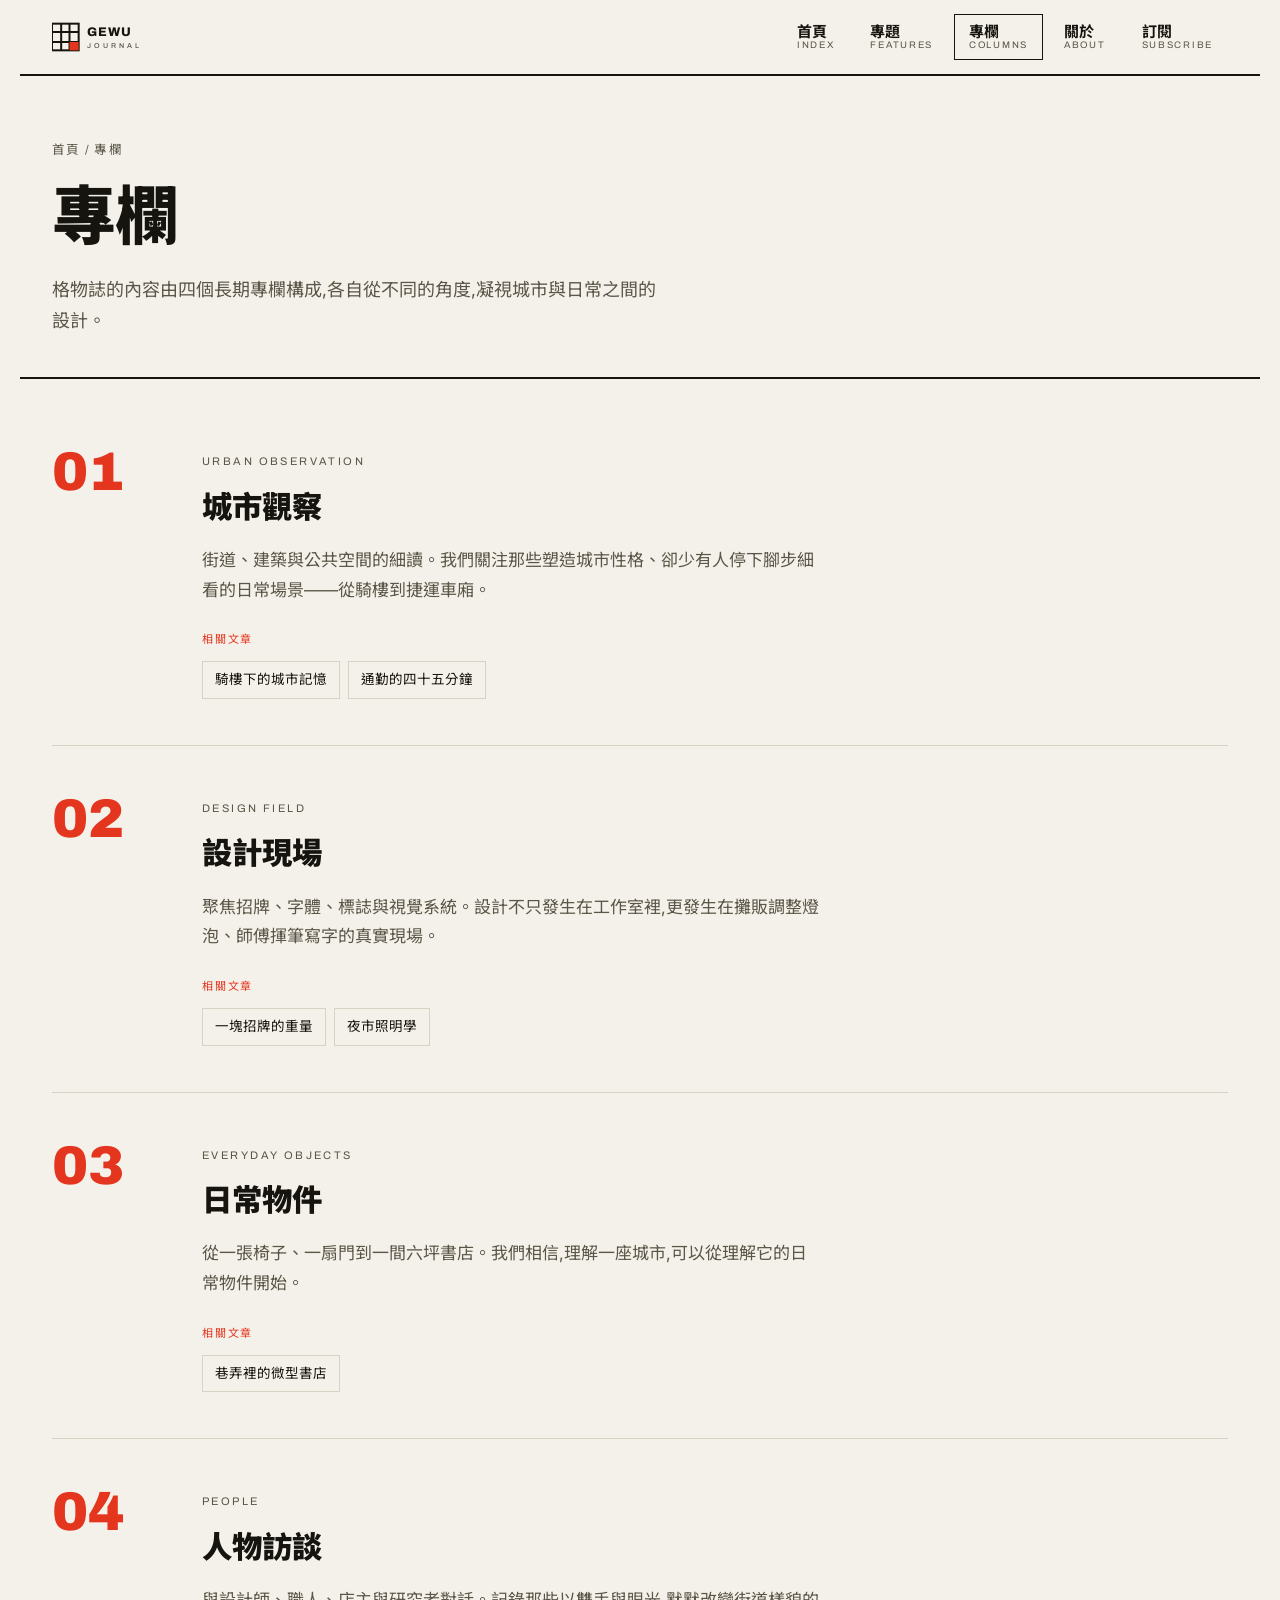
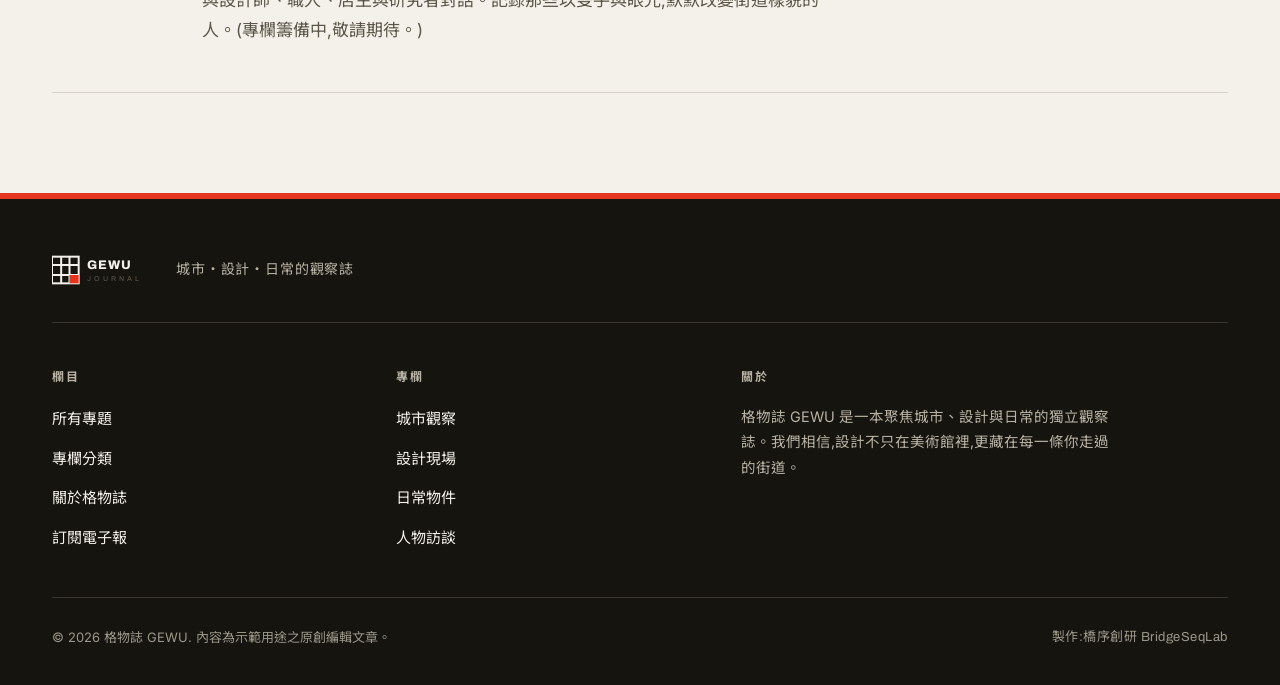
<file: columns.html>
<!DOCTYPE html>
<html lang="zh-Hant">
<head>
<meta charset="UTF-8">
<meta name="viewport" content="width=device-width, initial-scale=1">
<title>專欄 — 格物誌 GEWU</title>
<meta name="description" content="格物誌的四個長期專欄:城市觀察、設計現場、日常物件與人物訪談,從不同角度凝視城市與日常之間的設計。">
<meta name="keywords" content="專欄,城市觀察,設計現場,日常物件,人物訪談,格物誌">
<meta name="author" content="格物誌 GEWU">
<link rel="canonical" href="https://izzo24.github.io/gewu-journal/columns.html">
<meta name="robots" content="index, follow">
<meta property="og:site_name" content="格物誌 GEWU">
<meta property="og:locale" content="zh_TW">
<meta property="og:type" content="website">
<meta property="og:title" content="專欄 — 格物誌 GEWU">
<meta property="og:description" content="格物誌的四個長期專欄:城市觀察、設計現場、日常物件與人物訪談,從不同角度凝視城市與日常之間的設計。">
<meta property="og:url" content="https://izzo24.github.io/gewu-journal/columns.html">
<meta property="og:image" content="https://izzo24.github.io/gewu-journal/images/hero-qilou.webp">
<meta name="twitter:card" content="summary_large_image">
<meta name="twitter:title" content="專欄 — 格物誌 GEWU">
<meta name="twitter:description" content="格物誌的四個長期專欄:城市觀察、設計現場、日常物件與人物訪談,從不同角度凝視城市與日常之間的設計。">
<meta name="twitter:image" content="https://izzo24.github.io/gewu-journal/images/hero-qilou.webp">
<meta name="theme-color" content="#16140F">
<link rel="icon" href="./images/favicon.svg" type="image/svg+xml">
<link rel="preconnect" href="https://fonts.googleapis.com">
<link rel="preconnect" href="https://fonts.gstatic.com" crossorigin>
<link href="https://fonts.googleapis.com/css2?family=Archivo:wght@400;500;600;800;900&family=Inter:wght@400;500;600&family=Noto+Sans+TC:wght@400;500;700;900&display=swap" rel="stylesheet">
<link rel="stylesheet" href="./css/style.css">
<script type="application/ld+json">{"@context": "https://schema.org", "@type": "NewsMediaOrganization", "name": "格物誌 GEWU", "url": "https://izzo24.github.io/gewu-journal/", "logo": "https://izzo24.github.io/gewu-journal/images/favicon.svg", "description": "格物誌 GEWU 是一本聚焦城市、設計與日常的繁體中文獨立觀察誌,以紀實攝影與長文書寫,記錄台灣街道裡被忽略的設計細節。", "inLanguage": "zh-Hant", "sameAs": []}</script>
<script type="application/ld+json">{"@context": "https://schema.org", "@type": "BreadcrumbList", "itemListElement": [{"@type": "ListItem", "position": 1, "name": "首頁", "item": "https://izzo24.github.io/gewu-journal/"}, {"@type": "ListItem", "position": 2, "name": "專欄", "item": "https://izzo24.github.io/gewu-journal/columns.html"}]}</script>
</head>
<body>
<header class="site-head"><div class="wrap head-inner"><a class="brand" href="./index.html" aria-label="格物誌 GEWU 首頁"><svg class="logo-mark" viewBox="0 0 120 36" role="img" aria-label="格物誌 GEWU" xmlns="http://www.w3.org/2000/svg"><rect x="0" y="2" width="32" height="32" fill="none" stroke="currentColor" stroke-width="2.4"/><line x1="0" y1="12" x2="32" y2="12" stroke="currentColor" stroke-width="2.4"/><line x1="0" y1="24" x2="32" y2="24" stroke="currentColor" stroke-width="2.4"/><line x1="11" y1="2" x2="11" y2="34" stroke="currentColor" stroke-width="2.4"/><line x1="21" y1="2" x2="21" y2="34" stroke="currentColor" stroke-width="2.4"/><rect x="21" y="24" width="11" height="10" fill="var(--red)"/><text x="42" y="17" font-family="Archivo, sans-serif" font-weight="800" font-size="15" letter-spacing="1" fill="currentColor">GEWU</text><text x="42" y="31" font-family="Archivo, sans-serif" font-weight="500" font-size="8.5" letter-spacing="3.5" fill="var(--ink-soft)">JOURNAL</text></svg></a><button class="nav-toggle" aria-label="開啟選單" aria-expanded="false"><span></span><span></span><span></span></button><nav class="site-nav" aria-label="主選單"><ul><li><a href="./index.html"><span class="nav-zh">首頁</span><span class="nav-en">Index</span></a></li><li><a href="./articles.html"><span class="nav-zh">專題</span><span class="nav-en">Features</span></a></li><li><a href="./columns.html" class="active"><span class="nav-zh">專欄</span><span class="nav-en">Columns</span></a></li><li><a href="./about.html"><span class="nav-zh">關於</span><span class="nav-en">About</span></a></li><li><a href="./subscribe.html"><span class="nav-zh">訂閱</span><span class="nav-en">Subscribe</span></a></li></ul></nav></div><div class="head-rule"></div></header>
<main>
<section class="page-head wrap"><nav class="crumb" aria-label="麵包屑"><a href="./index.html">首頁</a> / <span>專欄</span></nav><h1 class="page-title">專欄</h1><p class="page-lede">格物誌的內容由四個長期專欄構成,各自從不同的角度,凝視城市與日常之間的設計。</p></section>
<section class="section wrap col-list">
<article class="col-row" id="urban"><div class="col-num">01</div><div class="col-info"><span class="col-en">Urban Observation</span><h2 class="col-zh">城市觀察</h2><p>街道、建築與公共空間的細讀。我們關注那些塑造城市性格、卻少有人停下腳步細看的日常場景——從騎樓到捷運車廂。</p><div class="col-rel"><span class="rel-label">相關文章</span><ul><li>騎樓下的城市記憶</li><li>通勤的四十五分鐘</li></ul></div></div></article>
<article class="col-row" id="design"><div class="col-num">02</div><div class="col-info"><span class="col-en">Design Field</span><h2 class="col-zh">設計現場</h2><p>聚焦招牌、字體、標誌與視覺系統。設計不只發生在工作室裡,更發生在攤販調整燈泡、師傅揮筆寫字的真實現場。</p><div class="col-rel"><span class="rel-label">相關文章</span><ul><li>一塊招牌的重量</li><li>夜市照明學</li></ul></div></div></article>
<article class="col-row" id="objects"><div class="col-num">03</div><div class="col-info"><span class="col-en">Everyday Objects</span><h2 class="col-zh">日常物件</h2><p>從一張椅子、一扇門到一間六坪書店。我們相信,理解一座城市,可以從理解它的日常物件開始。</p><div class="col-rel"><span class="rel-label">相關文章</span><ul><li>巷弄裡的微型書店</li></ul></div></div></article>
<article class="col-row" id="people"><div class="col-num">04</div><div class="col-info"><span class="col-en">People</span><h2 class="col-zh">人物訪談</h2><p>與設計師、職人、店主與研究者對話。記錄那些以雙手與眼光,默默改變街道樣貌的人。(專欄籌備中,敬請期待。)</p></div></article>
</section>
</main>
<footer class="site-foot"><div class="foot-bar"></div><div class="wrap"><div class="foot-top"><a class="brand foot-brand" href="./index.html"><svg class="logo-mark foot-logo" viewBox="0 0 120 36" role="img" aria-label="格物誌 GEWU" xmlns="http://www.w3.org/2000/svg"><rect x="0" y="2" width="32" height="32" fill="none" stroke="currentColor" stroke-width="2.4"/><line x1="0" y1="12" x2="32" y2="12" stroke="currentColor" stroke-width="2.4"/><line x1="0" y1="24" x2="32" y2="24" stroke="currentColor" stroke-width="2.4"/><line x1="11" y1="2" x2="11" y2="34" stroke="currentColor" stroke-width="2.4"/><line x1="21" y1="2" x2="21" y2="34" stroke="currentColor" stroke-width="2.4"/><rect x="21" y="24" width="11" height="10" fill="var(--red)"/><text x="42" y="17" font-family="Archivo, sans-serif" font-weight="800" font-size="15" letter-spacing="1" fill="currentColor">GEWU</text><text x="42" y="31" font-family="Archivo, sans-serif" font-weight="500" font-size="8.5" letter-spacing="3.5" fill="var(--ink-soft)">JOURNAL</text></svg></a><p class="foot-tag">城市・設計・日常的觀察誌</p></div><div class="foot-grid">
    <div class="foot-col">
      <h3>欄目</h3>
      <ul><li><a href="./articles.html">所有專題</a></li><li><a href="./columns.html">專欄分類</a></li><li><a href="./about.html">關於格物誌</a></li><li><a href="./subscribe.html">訂閱電子報</a></li></ul>
    </div>
    <div class="foot-col">
      <h3>專欄</h3>
      <ul><li><a href="./columns.html#urban">城市觀察</a></li><li><a href="./columns.html#design">設計現場</a></li><li><a href="./columns.html#objects">日常物件</a></li><li><a href="./columns.html#people">人物訪談</a></li></ul>
    </div>
    <div class="foot-col foot-about">
      <h3>關於</h3>
      <p>格物誌 GEWU 是一本聚焦城市、設計與日常的獨立觀察誌。我們相信,設計不只在美術館裡,更藏在每一條你走過的街道。</p>
    </div>
    </div><div class="foot-bottom"><p>&copy; 2026 格物誌 GEWU. 內容為示範用途之原創編輯文章。</p><p class="credit">製作:橋序創研 BridgeSeqLab</p></div></div></footer>
<script src="./js/main.js"></script>
</body>
</html>
</file>
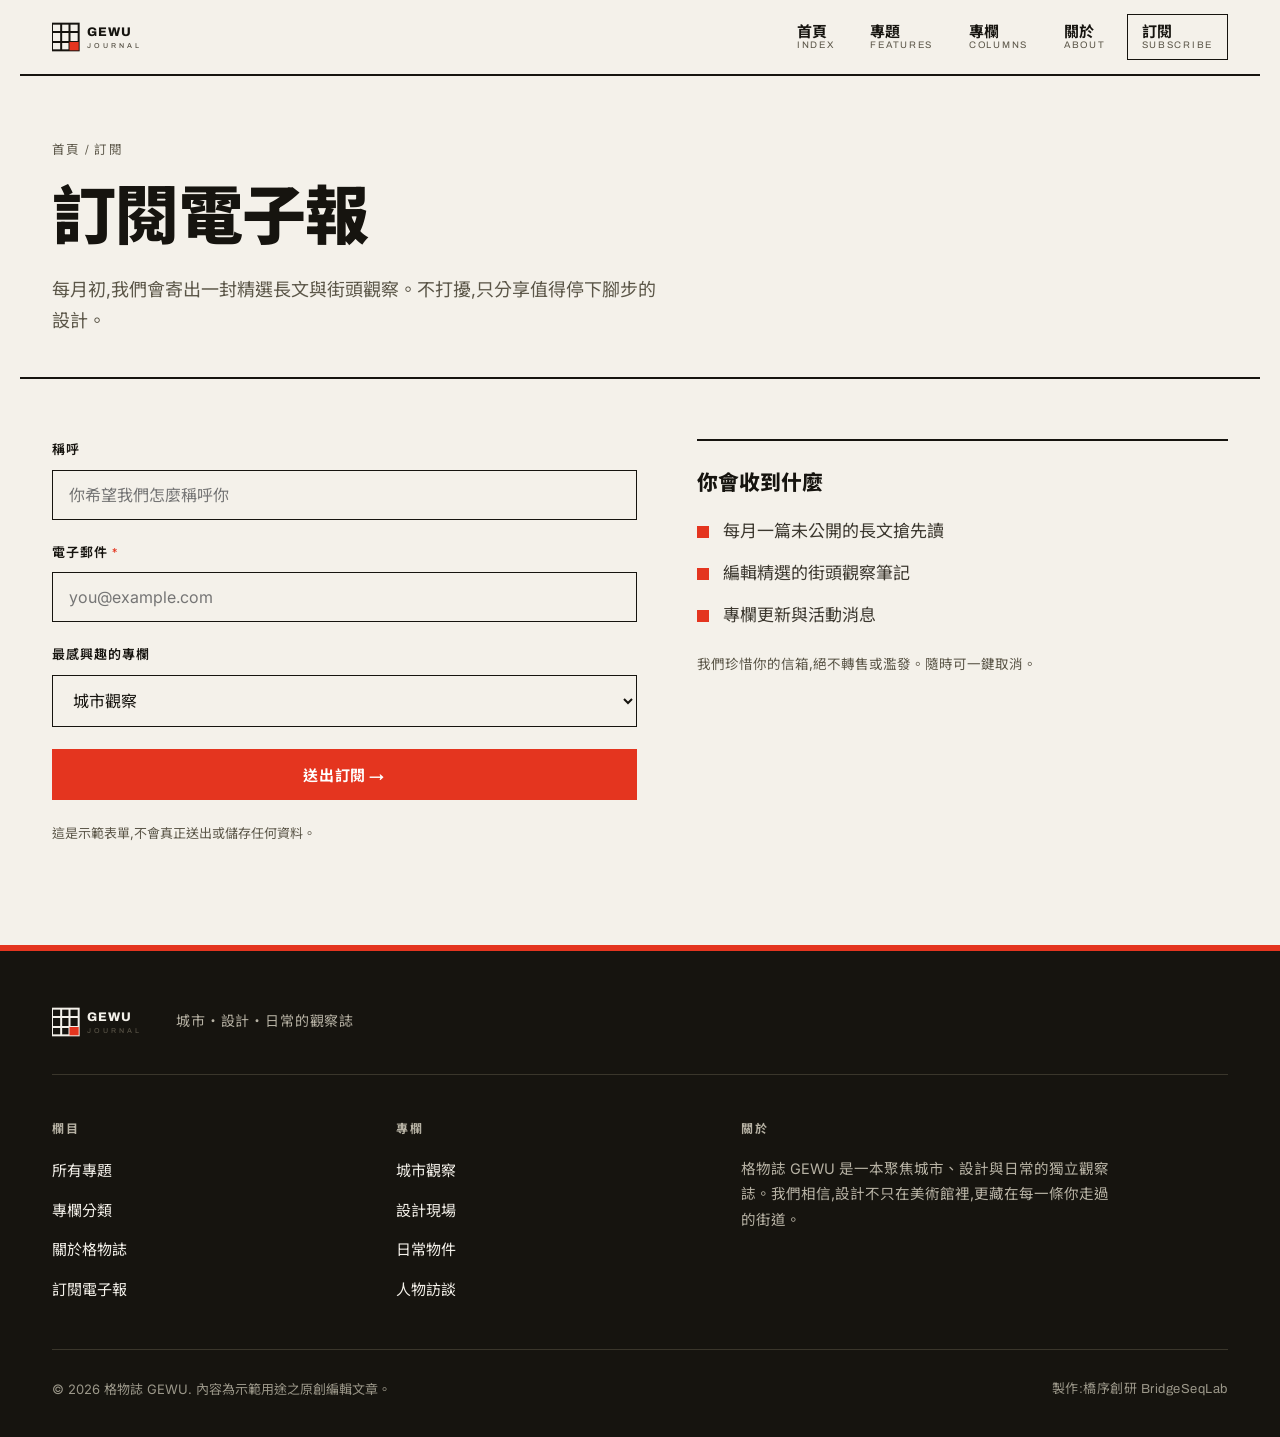
<file: subscribe.html>
<!DOCTYPE html>
<html lang="zh-Hant">
<head>
<meta charset="UTF-8">
<meta name="viewport" content="width=device-width, initial-scale=1">
<title>訂閱電子報 — 格物誌 GEWU</title>
<meta name="description" content="訂閱格物誌電子報:每月初收到一封精選長文與街頭觀察,慢讀城市與設計。不打擾,隨時可取消。">
<meta name="keywords" content="訂閱,電子報,newsletter,格物誌,城市設計">
<meta name="author" content="格物誌 GEWU">
<link rel="canonical" href="https://izzo24.github.io/gewu-journal/subscribe.html">
<meta name="robots" content="index, follow">
<meta property="og:site_name" content="格物誌 GEWU">
<meta property="og:locale" content="zh_TW">
<meta property="og:type" content="website">
<meta property="og:title" content="訂閱電子報 — 格物誌 GEWU">
<meta property="og:description" content="訂閱格物誌電子報:每月初收到一封精選長文與街頭觀察,慢讀城市與設計。不打擾,隨時可取消。">
<meta property="og:url" content="https://izzo24.github.io/gewu-journal/subscribe.html">
<meta property="og:image" content="https://izzo24.github.io/gewu-journal/images/hero-qilou.webp">
<meta name="twitter:card" content="summary_large_image">
<meta name="twitter:title" content="訂閱電子報 — 格物誌 GEWU">
<meta name="twitter:description" content="訂閱格物誌電子報:每月初收到一封精選長文與街頭觀察,慢讀城市與設計。不打擾,隨時可取消。">
<meta name="twitter:image" content="https://izzo24.github.io/gewu-journal/images/hero-qilou.webp">
<meta name="theme-color" content="#16140F">
<link rel="icon" href="./images/favicon.svg" type="image/svg+xml">
<link rel="preconnect" href="https://fonts.googleapis.com">
<link rel="preconnect" href="https://fonts.gstatic.com" crossorigin>
<link href="https://fonts.googleapis.com/css2?family=Archivo:wght@400;500;600;800;900&family=Inter:wght@400;500;600&family=Noto+Sans+TC:wght@400;500;700;900&display=swap" rel="stylesheet">
<link rel="stylesheet" href="./css/style.css">
<script type="application/ld+json">{"@context": "https://schema.org", "@type": "NewsMediaOrganization", "name": "格物誌 GEWU", "url": "https://izzo24.github.io/gewu-journal/", "logo": "https://izzo24.github.io/gewu-journal/images/favicon.svg", "description": "格物誌 GEWU 是一本聚焦城市、設計與日常的繁體中文獨立觀察誌,以紀實攝影與長文書寫,記錄台灣街道裡被忽略的設計細節。", "inLanguage": "zh-Hant", "sameAs": []}</script>
<script type="application/ld+json">{"@context": "https://schema.org", "@type": "BreadcrumbList", "itemListElement": [{"@type": "ListItem", "position": 1, "name": "首頁", "item": "https://izzo24.github.io/gewu-journal/"}, {"@type": "ListItem", "position": 2, "name": "訂閱", "item": "https://izzo24.github.io/gewu-journal/subscribe.html"}]}</script>
</head>
<body>
<header class="site-head"><div class="wrap head-inner"><a class="brand" href="./index.html" aria-label="格物誌 GEWU 首頁"><svg class="logo-mark" viewBox="0 0 120 36" role="img" aria-label="格物誌 GEWU" xmlns="http://www.w3.org/2000/svg"><rect x="0" y="2" width="32" height="32" fill="none" stroke="currentColor" stroke-width="2.4"/><line x1="0" y1="12" x2="32" y2="12" stroke="currentColor" stroke-width="2.4"/><line x1="0" y1="24" x2="32" y2="24" stroke="currentColor" stroke-width="2.4"/><line x1="11" y1="2" x2="11" y2="34" stroke="currentColor" stroke-width="2.4"/><line x1="21" y1="2" x2="21" y2="34" stroke="currentColor" stroke-width="2.4"/><rect x="21" y="24" width="11" height="10" fill="var(--red)"/><text x="42" y="17" font-family="Archivo, sans-serif" font-weight="800" font-size="15" letter-spacing="1" fill="currentColor">GEWU</text><text x="42" y="31" font-family="Archivo, sans-serif" font-weight="500" font-size="8.5" letter-spacing="3.5" fill="var(--ink-soft)">JOURNAL</text></svg></a><button class="nav-toggle" aria-label="開啟選單" aria-expanded="false"><span></span><span></span><span></span></button><nav class="site-nav" aria-label="主選單"><ul><li><a href="./index.html"><span class="nav-zh">首頁</span><span class="nav-en">Index</span></a></li><li><a href="./articles.html"><span class="nav-zh">專題</span><span class="nav-en">Features</span></a></li><li><a href="./columns.html"><span class="nav-zh">專欄</span><span class="nav-en">Columns</span></a></li><li><a href="./about.html"><span class="nav-zh">關於</span><span class="nav-en">About</span></a></li><li><a href="./subscribe.html" class="active"><span class="nav-zh">訂閱</span><span class="nav-en">Subscribe</span></a></li></ul></nav></div><div class="head-rule"></div></header>
<main>
<section class="page-head wrap"><nav class="crumb" aria-label="麵包屑"><a href="./index.html">首頁</a> / <span>訂閱</span></nav><h1 class="page-title">訂閱電子報</h1><p class="page-lede">每月初,我們會寄出一封精選長文與街頭觀察。不打擾,只分享值得停下腳步的設計。</p></section>
<section class="section wrap sub-wrap"><form class="sub-form" id="subForm" novalidate><div class="field"><label for="name">稱呼</label><input type="text" id="name" name="name" placeholder="你希望我們怎麼稱呼你"></div><div class="field"><label for="email">電子郵件 <span class="req">*</span></label><input type="email" id="email" name="email" required placeholder="you@example.com"></div><div class="field"><label for="topic">最感興趣的專欄</label><select id="topic" name="topic"><option>城市觀察</option><option>設計現場</option><option>日常物件</option><option>人物訪談</option></select></div><button type="submit" class="btn">送出訂閱 →</button><p class="form-note" id="formNote" role="status" aria-live="polite">這是示範表單,不會真正送出或儲存任何資料。</p></form><aside class="sub-side"><h2>你會收到什麼</h2><ul class="ticks"><li>每月一篇未公開的長文搶先讀</li><li>編輯精選的街頭觀察筆記</li><li>專欄更新與活動消息</li></ul><p class="sub-promise">我們珍惜你的信箱,絕不轉售或濫發。隨時可一鍵取消。</p></aside></section>
</main>
<footer class="site-foot"><div class="foot-bar"></div><div class="wrap"><div class="foot-top"><a class="brand foot-brand" href="./index.html"><svg class="logo-mark foot-logo" viewBox="0 0 120 36" role="img" aria-label="格物誌 GEWU" xmlns="http://www.w3.org/2000/svg"><rect x="0" y="2" width="32" height="32" fill="none" stroke="currentColor" stroke-width="2.4"/><line x1="0" y1="12" x2="32" y2="12" stroke="currentColor" stroke-width="2.4"/><line x1="0" y1="24" x2="32" y2="24" stroke="currentColor" stroke-width="2.4"/><line x1="11" y1="2" x2="11" y2="34" stroke="currentColor" stroke-width="2.4"/><line x1="21" y1="2" x2="21" y2="34" stroke="currentColor" stroke-width="2.4"/><rect x="21" y="24" width="11" height="10" fill="var(--red)"/><text x="42" y="17" font-family="Archivo, sans-serif" font-weight="800" font-size="15" letter-spacing="1" fill="currentColor">GEWU</text><text x="42" y="31" font-family="Archivo, sans-serif" font-weight="500" font-size="8.5" letter-spacing="3.5" fill="var(--ink-soft)">JOURNAL</text></svg></a><p class="foot-tag">城市・設計・日常的觀察誌</p></div><div class="foot-grid">
    <div class="foot-col">
      <h3>欄目</h3>
      <ul><li><a href="./articles.html">所有專題</a></li><li><a href="./columns.html">專欄分類</a></li><li><a href="./about.html">關於格物誌</a></li><li><a href="./subscribe.html">訂閱電子報</a></li></ul>
    </div>
    <div class="foot-col">
      <h3>專欄</h3>
      <ul><li><a href="./columns.html#urban">城市觀察</a></li><li><a href="./columns.html#design">設計現場</a></li><li><a href="./columns.html#objects">日常物件</a></li><li><a href="./columns.html#people">人物訪談</a></li></ul>
    </div>
    <div class="foot-col foot-about">
      <h3>關於</h3>
      <p>格物誌 GEWU 是一本聚焦城市、設計與日常的獨立觀察誌。我們相信,設計不只在美術館裡,更藏在每一條你走過的街道。</p>
    </div>
    </div><div class="foot-bottom"><p>&copy; 2026 格物誌 GEWU. 內容為示範用途之原創編輯文章。</p><p class="credit">製作:橋序創研 BridgeSeqLab</p></div></div></footer>
<script src="./js/main.js"></script>
</body>
</html>
</file>
<file: css/style.css>
:root{
  --paper:#F4F1EA; --paper-2:#EAE5D8; --ink:#16140F; --ink-soft:#565145;
  --ink-mid:#5b5648; --line:#D8D2C4; --red:#E4351F;
  --font-display:'Archivo','Noto Sans TC',sans-serif;
  --font-body:'Inter','Noto Sans TC',sans-serif;
  --maxw:1240px; --narrow:760px;
}
*{box-sizing:border-box;margin:0;padding:0}
html{scroll-behavior:smooth}
body{background:var(--paper);color:var(--ink);font-family:var(--font-body);line-height:1.75;font-size:17px;-webkit-font-smoothing:antialiased;text-rendering:optimizeLegibility}
img{display:block;max-width:100%;height:auto}
a{color:inherit;text-decoration:none}
.wrap{max-width:var(--maxw);margin:0 auto;padding:0 32px}
.wrap-narrow{max-width:var(--narrow);margin:0 auto;padding:0 32px}

/* kicker / labels */
.kicker{display:inline-block;font-family:var(--font-display);font-weight:600;font-size:12px;letter-spacing:.22em;color:var(--ink-mid);text-transform:uppercase}
.kicker.red{color:var(--red)}
.hl{color:var(--red)}

/* header */
.site-head{position:sticky;top:0;z-index:50;background:var(--paper);}
.head-inner{display:flex;align-items:center;justify-content:space-between;height:74px}
.head-rule{height:2px;background:var(--ink);max-width:var(--maxw);margin:0 auto}
.logo-mark{height:30px;width:auto;color:var(--ink)}
.brand{display:flex;align-items:center}
.site-nav ul{display:flex;list-style:none;gap:6px}
.site-nav a{display:flex;flex-direction:column;line-height:1.15;padding:8px 14px;border:1px solid transparent;transition:.18s}
.nav-zh{font-weight:700;font-size:15px}
.nav-en{font-family:var(--font-display);font-size:9.5px;letter-spacing:.18em;color:var(--ink-mid);text-transform:uppercase}
.site-nav a:hover{background:var(--ink);color:var(--paper)}
.site-nav a:hover .nav-en{color:var(--paper)}
.site-nav a.active{border-color:var(--ink)}
.nav-toggle{display:none;flex-direction:column;gap:5px;background:none;border:0;cursor:pointer;padding:8px}
.nav-toggle span{display:block;width:26px;height:2px;background:var(--ink);transition:.25s}

/* masthead */
.masthead{padding:72px 32px 40px}
.issue{font-family:var(--font-display);font-weight:600;letter-spacing:.2em;font-size:12px;color:var(--red);text-transform:uppercase;margin-bottom:26px}
.mast-title{font-family:var(--font-display);font-weight:900;font-size:clamp(2.6rem,8vw,6rem);line-height:.98;letter-spacing:-.01em}
.mast-lede{max-width:560px;margin-top:30px;font-size:18px;color:var(--ink-mid)}

/* feature */
.feature{padding:24px 32px 64px}
.feature-link{display:grid;grid-template-columns:1.25fr 1fr;gap:0;border-top:2px solid var(--ink);border-bottom:1px solid var(--line)}
.feature-media{overflow:hidden;border-right:1px solid var(--line)}
.feature-media img{width:100%;height:100%;object-fit:cover;aspect-ratio:16/10;transition:transform .6s ease}
.feature-link:hover .feature-media img{transform:scale(1.03)}
.feature-text{padding:40px 44px;display:flex;flex-direction:column;justify-content:center}
.feature-title{font-family:var(--font-display);font-weight:900;font-size:clamp(1.8rem,3.4vw,2.9rem);line-height:1.05;margin:16px 0 18px;letter-spacing:-.01em}
.feature-sub{color:var(--ink-mid);font-size:17px}
.readmore{margin-top:26px;font-family:var(--font-display);font-weight:700;font-size:14px;letter-spacing:.06em;color:var(--red)}

/* sections */
.section{padding:60px 32px}
.section-head{display:flex;align-items:baseline;justify-content:space-between;border-bottom:2px solid var(--ink);padding-bottom:14px;margin-bottom:34px}
.sect-title{font-family:var(--font-display);font-weight:900;font-size:clamp(1.4rem,2.6vw,2rem);letter-spacing:-.01em}
.sect-more{font-family:var(--font-display);font-weight:700;font-size:13px;letter-spacing:.06em;color:var(--red)}

/* grids */
.grid{display:grid;gap:1px;background:var(--line);border:1px solid var(--line)}
.grid-3{grid-template-columns:repeat(3,1fr)}
.grid-4{grid-template-columns:repeat(4,1fr)}
.grid-2{grid-template-columns:repeat(2,1fr)}
.card{background:var(--paper)}
.card-link{display:block;height:100%;transition:background .2s}
.card-link:hover{background:var(--paper-2)}
.card-media{overflow:hidden}
.card-media img{width:100%;aspect-ratio:3/2;object-fit:cover;transition:transform .5s ease}
.card-link:hover .card-media img{transform:scale(1.04)}
.card-body{padding:24px 26px 30px;position:relative}
.card-num{font-family:var(--font-display);font-weight:900;font-size:13px;color:var(--red);letter-spacing:.1em;display:block;margin-bottom:10px}
.card-title{font-family:var(--font-display);font-weight:800;font-size:1.22rem;line-height:1.25;margin:8px 0 10px}
.card-sub{color:var(--ink-mid);font-size:14.5px;line-height:1.6}
.card-meta{display:block;margin-top:16px;font-family:var(--font-display);font-size:11.5px;letter-spacing:.1em;color:var(--ink-mid);text-transform:uppercase}

/* column strip on home */
.colstrip-grid{display:grid;grid-template-columns:repeat(4,1fr);gap:1px;background:var(--ink);border:1px solid var(--ink)}
.colstrip-item{background:var(--paper);padding:34px 24px;display:flex;flex-direction:column;gap:8px;transition:.2s}
.colstrip-item:hover{background:var(--ink);color:var(--paper)}
.ci-num{font-family:var(--font-display);font-weight:900;font-size:13px;color:var(--red)}
.ci-zh{font-family:var(--font-display);font-weight:800;font-size:1.25rem}
.ci-en{font-family:var(--font-display);font-size:10.5px;letter-spacing:.2em;text-transform:uppercase;color:var(--ink-mid)}
.colstrip-item:hover .ci-en{color:var(--paper)}

/* cta */
.cta{padding:24px 32px 84px}
.cta-inner{background:var(--ink);color:var(--paper);padding:64px 56px;border-radius:0}
.cta-inner h2{font-family:var(--font-display);font-weight:900;font-size:clamp(1.8rem,4vw,2.8rem);letter-spacing:-.01em;line-height:1.05}
.cta-inner p{max-width:560px;margin:18px 0 30px;color:#cbc6b8}
.btn{display:inline-block;background:var(--red);color:#fff;font-family:var(--font-display);font-weight:700;font-size:15px;letter-spacing:.04em;padding:15px 30px;border:0;cursor:pointer;transition:.2s}
.btn:hover{background:#fff;color:var(--ink)}

/* page head */
.page-head{padding:64px 32px 40px;border-bottom:2px solid var(--ink)}
.crumb{font-family:var(--font-display);font-size:12.5px;letter-spacing:.1em;color:var(--ink-mid);text-transform:uppercase;margin-bottom:24px}
.crumb a:hover{color:var(--red)}
.page-title{font-family:var(--font-display);font-weight:900;font-size:clamp(2.2rem,6vw,4rem);line-height:1;letter-spacing:-.01em}
.page-lede{max-width:620px;margin-top:24px;color:var(--ink-mid);font-size:18px}

/* columns page */
.col-list{padding-top:20px}
.col-row{display:grid;grid-template-columns:120px 1fr;gap:30px;padding:46px 0;border-bottom:1px solid var(--line)}
.col-num{font-family:var(--font-display);font-weight:900;font-size:3.4rem;color:var(--red);line-height:1}
.col-en{font-family:var(--font-display);font-size:11px;letter-spacing:.22em;text-transform:uppercase;color:var(--ink-mid)}
.col-zh{font-family:var(--font-display);font-weight:900;font-size:1.9rem;margin:6px 0 12px}
.col-info p{max-width:620px;color:var(--ink-mid)}
.col-rel{margin-top:18px}
.rel-label{font-family:var(--font-display);font-size:11px;letter-spacing:.16em;text-transform:uppercase;color:var(--red)}
.col-rel ul{list-style:none;margin-top:8px;display:flex;flex-wrap:wrap;gap:8px}
.col-rel li{border:1px solid var(--line);padding:6px 12px;font-size:13.5px}

/* about */
.prose-wrap{display:grid;grid-template-columns:1fr 280px;gap:60px;align-items:start}
.prose h2{font-family:var(--font-display);font-weight:800;font-size:1.5rem;margin:36px 0 14px;letter-spacing:-.01em}
.prose h2:first-child{margin-top:0}
.prose p{margin-bottom:18px;color:#3c382f}
.about-side{border-top:2px solid var(--ink);position:sticky;top:100px}
.fact{padding:24px 0;border-bottom:1px solid var(--line)}
.fact-num{display:block;font-family:var(--font-display);font-weight:900;font-size:2.4rem;color:var(--red);line-height:1}
.fact-label{font-family:var(--font-display);font-size:11px;letter-spacing:.16em;text-transform:uppercase;color:var(--ink-mid);margin-top:6px;display:block}

/* subscribe */
.sub-wrap{display:grid;grid-template-columns:1.1fr 1fr;gap:60px;align-items:start}
.sub-form{display:flex;flex-direction:column;gap:22px}
.field{display:flex;flex-direction:column;gap:8px}
.field label{font-family:var(--font-display);font-weight:600;font-size:13px;letter-spacing:.08em;text-transform:uppercase}
.req{color:var(--red)}
.field input,.field select{font-family:var(--font-body);font-size:16px;padding:14px 16px;border:1.5px solid var(--ink);background:var(--paper);color:var(--ink)}
.field input:focus,.field select:focus{outline:2px solid var(--red);outline-offset:1px}
.form-note{font-size:13px;color:var(--ink-mid)}
.sub-side{border-top:2px solid var(--ink);padding-top:24px}
.sub-side h2{font-family:var(--font-display);font-weight:800;font-size:1.3rem;margin-bottom:16px}
.ticks{list-style:none;display:flex;flex-direction:column;gap:12px}
.ticks li{position:relative;padding-left:26px;color:#3c382f}
.ticks li::before{content:"";position:absolute;left:0;top:9px;width:12px;height:12px;background:var(--red)}
.sub-promise{margin-top:22px;font-size:13.5px;color:var(--ink-mid)}

/* article post */
.post-head{padding:60px 32px 32px}
.post-head .crumb{margin-bottom:22px}
.post-title{font-family:var(--font-display);font-weight:900;font-size:clamp(2rem,5vw,3.4rem);line-height:1.04;letter-spacing:-.01em;margin:14px 0 18px}
.post-sub{font-size:19px;color:var(--ink-mid);max-width:660px}
.post-meta{display:flex;align-items:center;gap:14px;margin-top:24px;font-family:var(--font-display);font-size:12px;letter-spacing:.1em;text-transform:uppercase;color:var(--ink-mid)}
.dot{width:4px;height:4px;background:var(--red);border-radius:50%}
.post-hero{padding:24px 32px 8px}
.post-hero img{width:100%;aspect-ratio:3/2;object-fit:cover;border-top:2px solid var(--ink)}
.post-hero figcaption{font-size:12.5px;color:var(--ink-mid);margin-top:10px;font-family:var(--font-display);letter-spacing:.04em}
.post-body{padding:36px 32px 40px;font-size:18px}
.post-body h2{font-family:var(--font-display);font-weight:800;font-size:1.5rem;margin:38px 0 14px;letter-spacing:-.01em}
.post-body p{margin-bottom:22px;color:#312e26}
.post-body p:first-child::first-letter{font-family:var(--font-display);font-weight:900;font-size:3.4em;float:left;line-height:.82;padding:6px 12px 0 0;color:var(--red)}
.post-credit{font-size:13px;color:var(--ink-mid);border-top:1px solid var(--line);padding-top:18px;margin-top:10px}

/* 404 */
.notfound{padding:120px 32px;text-align:center}
.nf-code{font-family:var(--font-display);font-weight:900;font-size:clamp(5rem,18vw,12rem);color:var(--red);line-height:.9;display:block}
.notfound h1{font-family:var(--font-display);font-weight:900;font-size:2rem;margin:10px 0 14px}
.notfound p{color:var(--ink-mid);max-width:440px;margin:0 auto 30px}

/* footer */
.site-foot{margin-top:40px;background:var(--ink);color:var(--paper)}
.foot-bar{height:6px;background:var(--red)}
.site-foot .wrap{padding-top:56px;padding-bottom:36px}
.foot-top{display:flex;align-items:center;gap:24px;flex-wrap:wrap;padding-bottom:36px;border-bottom:1px solid #34302600}
.foot-logo{height:30px;color:var(--paper)}
.foot-tag{font-family:var(--font-display);letter-spacing:.06em;color:#b7b2a4;font-size:14px}
.foot-grid{display:grid;grid-template-columns:1fr 1fr 1.6fr;gap:40px;padding:44px 0;border-top:1px solid #3a362b}
.foot-col h3{font-family:var(--font-display);font-weight:700;font-size:12px;letter-spacing:.16em;text-transform:uppercase;color:#b7b2a4;margin-bottom:16px}
.foot-col ul{list-style:none;display:flex;flex-direction:column;gap:10px}
.foot-col a{color:var(--paper);font-size:15px}
.foot-col a:hover{color:var(--red)}
.foot-about p{color:#b7b2a4;font-size:14.5px;max-width:380px}
.foot-bottom{display:flex;justify-content:space-between;flex-wrap:wrap;gap:10px;padding-top:28px;border-top:1px solid #3a362b;font-size:13px;color:#9b9789}
.credit{font-family:var(--font-display);letter-spacing:.04em}

/* responsive */
@media(max-width:880px){
  .feature-link{grid-template-columns:1fr}
  .feature-media{border-right:0;border-bottom:1px solid var(--line)}
  .grid-3,.grid-4{grid-template-columns:1fr 1fr}
  .colstrip-grid{grid-template-columns:1fr 1fr}
  .prose-wrap,.sub-wrap{grid-template-columns:1fr;gap:40px}
  .about-side{position:static}
}
@media(max-width:680px){
  body{font-size:16px}
  .wrap,.wrap-narrow{padding:0 20px}
  .nav-toggle{display:flex}
  .site-nav{position:absolute;top:74px;left:0;right:0;background:var(--paper);border-bottom:2px solid var(--ink);max-height:0;overflow:hidden;transition:max-height .3s ease}
  .site-nav.open{max-height:420px}
  .site-nav ul{flex-direction:column;gap:0;padding:8px 20px 16px}
  .site-nav a{flex-direction:row;justify-content:space-between;padding:14px 6px;border-bottom:1px solid var(--line)}
  .site-nav a:hover{background:none;color:var(--red)}
  .grid-3,.grid-4,.grid-2{grid-template-columns:1fr}
  .colstrip-grid{grid-template-columns:1fr}
  .col-row{grid-template-columns:1fr;gap:10px}
  .cta-inner{padding:44px 28px}
  .feature-text{padding:30px 26px}
  .foot-grid{grid-template-columns:1fr;gap:30px}
  .foot-bottom{flex-direction:column}
}
</file>
